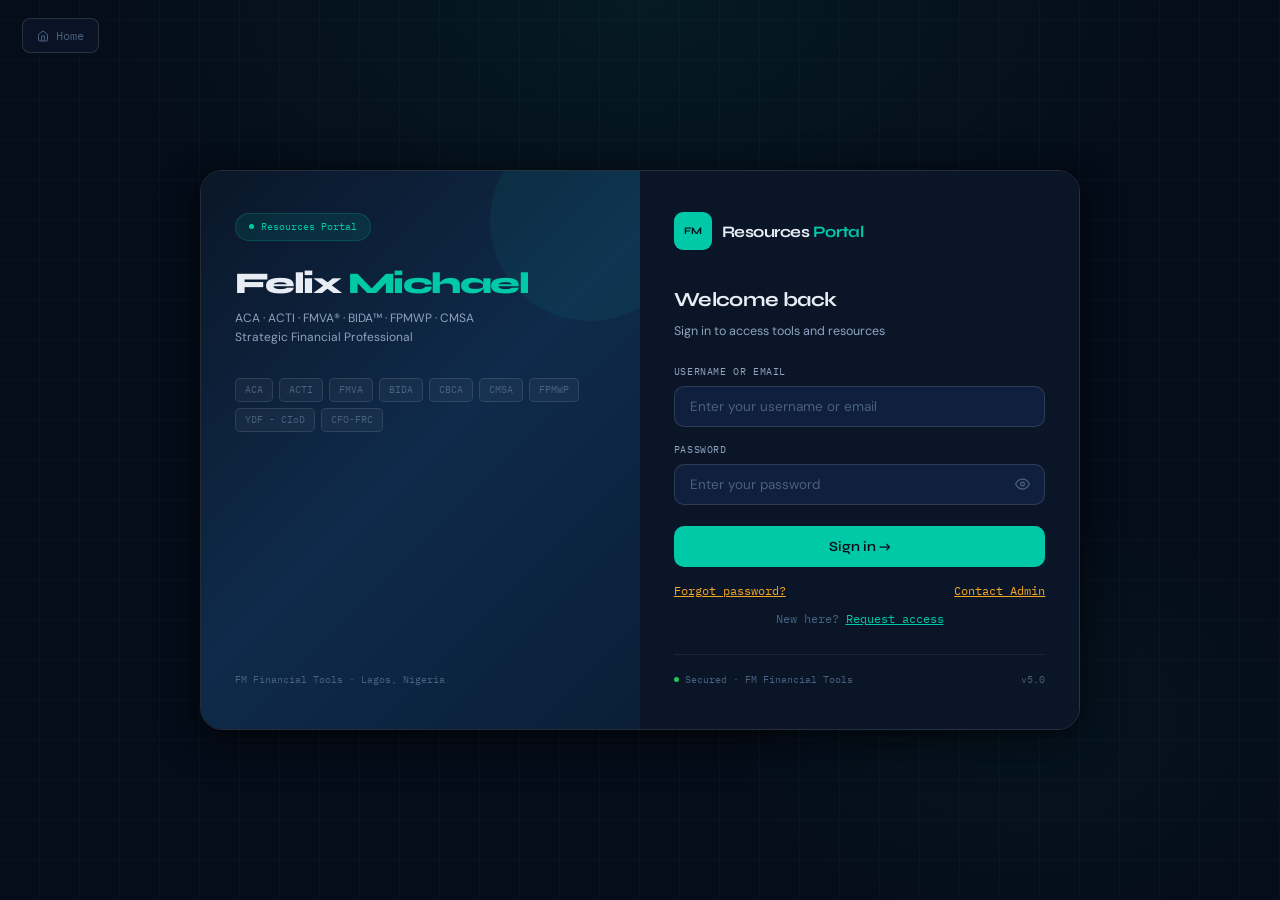
<file: cmf/index.html>
<!DOCTYPE html>
<html lang="en">
<head>
<meta charset="UTF-8">
<meta name="viewport" content="width=device-width,initial-scale=1.0">
<title>Capital Market & FX Console — FM Finance Suite</title>
<link rel="icon" type="image/svg+xml" href="data:image/svg+xml,<svg xmlns='http://www.w3.org/2000/svg' viewBox='0 0 32 32'><rect width='32' height='32' rx='7' fill='%2300c9a7'/><text x='50%25' y='50%25' dominant-baseline='central' text-anchor='middle' font-family='Arial' font-weight='700' font-size='11' fill='%230a1628'>FM</text></svg>">
<link rel="preconnect" href="https://fonts.googleapis.com">
<link href="https://fonts.googleapis.com/css2?family=IBM+Plex+Mono:wght@400;500&family=Syne:wght@600;700;800&family=DM+Sans:ital,wght@0,400;0,500;0,600;1,400&display=swap" rel="stylesheet">
<style>
/* ════════════════════════════════════════════════════════════════════════
   FM FINANCE SUITE — CAPITAL MARKET & FX CONSOLE
   Design System: ECL dark navy / teal — enhanced edition
   ════════════════════════════════════════════════════════════════════════ */

*,*::before,*::after{box-sizing:border-box;margin:0;padding:0}

:root{
  /* Core palette */
  --n:   #060e1e;
  --n2:  #0a1628;
  --n3:  #0f1f3d;
  --n4:  #162747;
  --n5:  #1c3057;

  /* Accent */
  --t:   #00c9a7;
  --t2:  #00a98e;
  --t3:  #00876f;
  --tg:  linear-gradient(135deg,#00c9a7,#0096ff);

  /* Semantic */
  --am:  #f5a623;
  --rd:  #e05252;
  --gr:  #22c55e;
  --bl:  #3b82f6;

  /* Text */
  --tx:  #e8edf5;
  --tx2: #8fa3bf;
  --tx3: #4a6080;
  --tx4: #2a3f5f;

  /* Surfaces */
  --b:   rgba(255,255,255,.06);
  --b2:  rgba(255,255,255,.11);
  --b3:  rgba(255,255,255,.18);
  --sf:  rgba(255,255,255,.03);
  --sf2: rgba(0,201,167,.05);

  /* Glow */
  --glow-t:  0 0 24px rgba(0,201,167,.18), 0 0 48px rgba(0,201,167,.08);
  --glow-b:  0 0 24px rgba(59,130,246,.15);

  /* Layout */
  --r:   8px;
  --r2:  12px;

  /* Fonts */
  --mo: 'IBM Plex Mono', monospace;
  --sa: 'DM Sans', sans-serif;
  --di: 'Syne', sans-serif;

  /* Shadow */
  --sh:  0 4px 24px rgba(0,0,0,.5), 0 1px 0 rgba(255,255,255,.04) inset;
  --sh2: 0 8px 40px rgba(0,0,0,.6);
}

html{font-size:15px;scroll-behavior:smooth}

body{
  font-family:var(--sa);
  background:var(--n);
  color:var(--tx);
  min-height:100vh;
  line-height:1.6;
  /* subtle grid texture */
  background-image:
    radial-gradient(ellipse 80% 50% at 50% -10%, rgba(0,201,167,.08) 0%, transparent 60%),
    linear-gradient(rgba(255,255,255,.025) 1px, transparent 1px),
    linear-gradient(90deg, rgba(255,255,255,.025) 1px, transparent 1px);
  background-size: auto, 64px 64px, 64px 64px;
  background-attachment: fixed;
}

button,input,select,textarea{font:inherit}
a{color:var(--t);text-decoration:none}
a:hover{text-decoration:underline;color:var(--t2)}

/* ── Scrollbar ──────────────────────────────────────────────────────── */
::-webkit-scrollbar{width:5px;height:5px}
::-webkit-scrollbar-track{background:var(--n2)}
::-webkit-scrollbar-thumb{background:var(--n5);border-radius:99px}
::-webkit-scrollbar-thumb:hover{background:var(--t3)}

/* ── Keyframes ──────────────────────────────────────────────────────── */
@keyframes fadeUp{from{opacity:0;transform:translateY(12px)}to{opacity:1;transform:none}}
@keyframes pulse-dot{0%,100%{opacity:.5}50%{opacity:1}}
@keyframes spin{to{transform:rotate(360deg)}}
@keyframes shimmer{from{background-position:-200% 0}to{background-position:200% 0}}

/* ════════════════════════════════════════════════════════════════════════
   NAV
   ════════════════════════════════════════════════════════════════════════ */
#topnav{
  background:rgba(10,22,40,.92);
  backdrop-filter:blur(18px) saturate(1.4);
  -webkit-backdrop-filter:blur(18px) saturate(1.4);
  border-bottom:1px solid var(--b2);
  padding:0 1.75rem;
  height:58px;
  display:flex;
  align-items:center;
  justify-content:space-between;
  position:sticky;top:0;z-index:200;
  box-shadow:0 1px 0 rgba(0,201,167,.06), 0 4px 24px rgba(0,0,0,.4);
}

.nav-logo{
  font-family:var(--di);font-weight:700;font-size:15.5px;
  letter-spacing:-.03em;color:var(--tx);
  display:flex;align-items:center;gap:10px;
  user-select:none;
}

.nav-lm{
  width:32px;height:32px;
  background:linear-gradient(135deg,#00c9a7,#0096ff);
  border-radius:8px;
  display:flex;align-items:center;justify-content:center;
  font-size:10px;color:#060e1e;font-weight:800;
  box-shadow:0 2px 12px rgba(0,201,167,.35);
  flex-shrink:0;
  letter-spacing:0;
}

.nav-separator{
  width:1px;height:20px;background:var(--b2);margin:0 4px;
}

.nav-right{display:flex;align-items:center;gap:6px}

.nav-btn{
  display:flex;align-items:center;gap:5px;
  background:transparent;border:1px solid var(--b2);
  border-radius:var(--r);padding:6px 12px;
  font-size:11.5px;font-family:var(--mo);
  color:var(--tx3);cursor:pointer;
  transition:all .2s;text-decoration:none;
  white-space:nowrap;
}
.nav-btn:hover{
  background:var(--sf);color:var(--tx);
  border-color:var(--b3);text-decoration:none;
}
.nav-btn.home-btn:hover{border-color:rgba(0,201,167,.4);color:var(--t)}
.nav-btn.sign-out:hover{border-color:rgba(224,82,82,.4);color:var(--rd)}

.user-chip{
  display:flex;align-items:center;gap:7px;
  background:rgba(0,201,167,.07);
  border:1px solid rgba(0,201,167,.2);
  border-radius:20px;padding:5px 12px;
  font-size:11.5px;color:var(--t);font-family:var(--mo);
}

.live-dot{
  width:7px;height:7px;border-radius:50%;
  background:var(--gr);
  box-shadow:0 0 6px rgba(34,197,94,.7);
  animation:pulse-dot 2s ease-in-out infinite;
  flex-shrink:0;
}

/* ════════════════════════════════════════════════════════════════════════
   PAGE HEADER
   ════════════════════════════════════════════════════════════════════════ */
.page-header{
  width:min(1520px,calc(100% - 2rem));
  margin:2rem auto 1.25rem;
  display:flex;align-items:flex-end;
  justify-content:space-between;gap:16px;flex-wrap:wrap;
  animation:fadeUp .5s ease both;
}

.page-title-group p.eyebrow{margin-bottom:6px}

.page-title{
  font-family:var(--di);
  font-size:clamp(1.7rem,3.8vw,3rem);
  line-height:1.04;letter-spacing:-.04em;margin:0;
  background:linear-gradient(120deg,#e8edf5 30%,#00c9a7 100%);
  -webkit-background-clip:text;-webkit-text-fill-color:transparent;
  background-clip:text;
}

.header-actions{display:flex;align-items:center;flex-wrap:wrap;gap:10px}

.as-of-badge{
  font-family:var(--mo);font-size:11px;color:var(--tx3);
  border:1px solid var(--b);border-radius:var(--r);
  padding:7px 13px;background:var(--sf);
  display:flex;align-items:center;gap:7px;
}

/* ════════════════════════════════════════════════════════════════════════
   LAYOUT WRAPPERS
   ════════════════════════════════════════════════════════════════════════ */
.main-wrap{
  width:min(1520px,calc(100% - 2rem));
  margin:0 auto 56px;
}

.grid{display:grid;gap:14px;margin-bottom:14px}
.grid-2{grid-template-columns:1fr 1fr}
.grid-main{grid-template-columns:minmax(0,1fr) minmax(0,1fr)}
.grid-sec{grid-template-columns:minmax(0,1fr) 330px}
.side-col{display:flex;flex-direction:column;gap:14px}

/* ════════════════════════════════════════════════════════════════════════
   SOURCE STRIP
   ════════════════════════════════════════════════════════════════════════ */
.source-strip{
  display:grid;
  grid-template-columns:repeat(4,1fr);
  gap:10px;margin-bottom:14px;
  animation:fadeUp .45s ease both;
}

.source-chip{
  display:flex;align-items:center;gap:11px;
  padding:13px 15px;
  border:1px solid var(--b2);border-radius:var(--r2);
  background:linear-gradient(135deg,var(--n3) 0%,var(--n2) 100%);
  transition:all .25s;cursor:default;
  position:relative;overflow:hidden;
}
.source-chip::before{
  content:'';position:absolute;inset:0;
  background:linear-gradient(135deg,rgba(0,201,167,.06),transparent 60%);
  opacity:0;transition:opacity .25s;
}
.source-chip:hover::before{opacity:1}
.source-chip:hover{border-color:rgba(0,201,167,.3);box-shadow:var(--glow-t)}

.source-chip img{
  width:24px;height:24px;border-radius:5px;
  object-fit:contain;background:#fff;padding:2px;
  flex-shrink:0;
}
.source-chip strong{display:block;font-size:12.5px;color:var(--tx);font-family:var(--di);line-height:1.2}
.source-chip span{display:block;font-size:10.5px;color:var(--tx3);font-family:var(--mo);line-height:1.3;margin-top:2px}

/* ════════════════════════════════════════════════════════════════════════
   METRICS BAND
   ════════════════════════════════════════════════════════════════════════ */
.metrics-band{
  display:grid;
  grid-template-columns:repeat(4,minmax(0,1fr));
  gap:10px;margin-bottom:14px;
}

.metric-card{
  padding:16px 18px;
  border:1px solid var(--b2);border-radius:var(--r2);
  background:linear-gradient(160deg,var(--n3) 0%,var(--n2) 100%);
  position:relative;overflow:hidden;
  transition:border-color .25s, box-shadow .25s;
}
.metric-card::after{
  content:'';position:absolute;
  top:0;left:0;right:0;height:2px;
  background:var(--tg);opacity:.5;
}
.metric-card:hover{border-color:rgba(0,201,167,.25);box-shadow:var(--glow-t)}

.metric-label{
  display:block;margin-bottom:8px;
  color:var(--tx3);font-size:10.5px;font-weight:700;
  text-transform:uppercase;font-family:var(--mo);letter-spacing:.07em;
}
.metric-value{
  font-family:var(--di);
  font-size:clamp(.95rem,1.6vw,1.35rem);
  letter-spacing:-.03em;color:var(--t);
  font-weight:700;
}

/* ════════════════════════════════════════════════════════════════════════
   PANELS
   ════════════════════════════════════════════════════════════════════════ */
.panel{
  border:1px solid var(--b2);border-radius:var(--r2);
  background:var(--n2);min-width:0;
  position:relative;overflow:hidden;
  animation:fadeUp .5s ease both;
}

/* Accent bar on left edge of panels */
.panel::before{
  content:'';position:absolute;
  top:24px;left:0;width:3px;height:36px;
  background:var(--tg);border-radius:0 3px 3px 0;
  opacity:.7;
}

.panel-heading{
  display:flex;align-items:center;justify-content:space-between;
  gap:14px;padding:18px 20px 0;margin-bottom:16px;
}
.panel-heading h2{
  font-family:var(--di);font-size:1.08rem;margin:0;
  font-weight:700;letter-spacing:-.02em;
}
.panel-section{padding:0 20px 18px}

/* Eyebrow */
.eyebrow{
  color:var(--t);font-size:.72rem;font-weight:800;
  letter-spacing:.09em;text-transform:uppercase;
  font-family:var(--mo);margin-bottom:5px;display:block;
}

/* ════════════════════════════════════════════════════════════════════════
   STATUS PILLS
   ════════════════════════════════════════════════════════════════════════ */
.status-pill{
  display:inline-flex;align-items:center;gap:5px;
  padding:4px 11px;border-radius:999px;
  font-size:10.5px;font-weight:700;font-family:var(--mo);
  border:1px solid var(--b2);background:var(--n4);color:var(--tx3);
  white-space:nowrap;transition:all .2s;
}
.status-pill::before{
  content:'';width:6px;height:6px;border-radius:50%;
  background:currentColor;opacity:.6;
  animation:pulse-dot 2.5s ease-in-out infinite;
}
.status-pill.ok{background:rgba(34,197,94,.12);color:var(--gr);border-color:rgba(34,197,94,.28)}
.status-pill.loading{background:rgba(245,166,35,.1);color:var(--am);border-color:rgba(245,166,35,.28)}
.status-pill.loading::before{animation:spin .8s linear infinite;border-radius:0;
  width:8px;height:8px;border:2px solid var(--am);border-top-color:transparent;background:none;}
.status-pill.error{background:rgba(224,82,82,.12);color:var(--rd);border-color:rgba(224,82,82,.28)}

/* ════════════════════════════════════════════════════════════════════════
   BUTTONS
   ════════════════════════════════════════════════════════════════════════ */
button{
  min-height:38px;border:0;border-radius:var(--r);
  padding:0 18px;
  background:linear-gradient(135deg,#00c9a7,#00a0d0);
  color:#060e1e;
  font-weight:700;cursor:pointer;
  transition:all .2s;
  display:inline-flex;align-items:center;gap:7px;
  letter-spacing:.01em;
  box-shadow:0 2px 12px rgba(0,201,167,.25);
}
button:hover{
  background:linear-gradient(135deg,#00dbb9,#0096ff);
  box-shadow:0 4px 20px rgba(0,201,167,.4);
  transform:translateY(-1px);
}
button:active{transform:translateY(0);box-shadow:0 1px 6px rgba(0,201,167,.2)}
button:disabled{cursor:not-allowed;opacity:.45;transform:none;box-shadow:none}

button.secondary{
  border:1px solid var(--b2);
  background:var(--n4);color:var(--tx2);
  box-shadow:none;
}
button.secondary:hover{
  border-color:rgba(0,201,167,.4);color:var(--t);
  background:var(--n4);box-shadow:var(--glow-t);
}

.full-btn{width:100%;justify-content:center;margin-top:6px;padding:0 18px;min-height:42px}

/* ════════════════════════════════════════════════════════════════════════
   INPUTS
   ════════════════════════════════════════════════════════════════════════ */
input[type="text"],
input[type="number"],
input[type="date"],
select{
  width:100%;min-height:38px;
  border:1px solid var(--b2);border-radius:var(--r);
  padding:8px 12px;color:var(--tx);
  background:var(--n4);
  font-family:var(--sa);font-size:13px;
  outline:none;transition:border-color .2s, box-shadow .2s;
}
input:focus,select:focus{
  border-color:var(--t);
  box-shadow:0 0 0 3px rgba(0,201,167,.12);
  background:var(--n5);
}
input::placeholder{color:var(--tx4)}
select option{background:var(--n3);color:var(--tx)}

/* date input calendar icon */
input[type="date"]::-webkit-calendar-picker-indicator{
  filter:invert(60%) sepia(1) saturate(2) hue-rotate(130deg);
  cursor:pointer;opacity:.6;
}

.field-group{
  display:grid;gap:6px;
  color:var(--tx3);font-size:11px;font-weight:700;
  font-family:var(--mo);text-transform:uppercase;letter-spacing:.05em;
}

/* ════════════════════════════════════════════════════════════════════════
   FX PANEL
   ════════════════════════════════════════════════════════════════════════ */
.fx-form{padding:0 20px 16px;display:flex;flex-direction:column;gap:10px}
.fx-row{display:grid;grid-template-columns:1fr 1fr;gap:10px}
.fx-ccy-row{grid-template-columns:1fr auto 1fr;align-items:end;gap:8px}

.swap-btn{
  width:40px;min-height:38px;padding:0;
  background:var(--n4);
  border:1px solid var(--b2);
  color:var(--tx2);font-size:20px;
  display:flex;align-items:center;justify-content:center;
  flex-shrink:0;box-shadow:none;
  border-radius:var(--r);
}
.swap-btn:hover{
  background:var(--n5);color:var(--t);
  border-color:rgba(0,201,167,.4);
  box-shadow:none;transform:none;
}

/* FX Result block */
.result-block{
  margin:0 20px 16px;
  border:1px solid var(--b2);border-radius:var(--r2);
  background:linear-gradient(160deg,var(--n4) 0%,var(--n3) 100%);
  padding:18px;min-height:90px;
  position:relative;overflow:hidden;
  transition:border-color .3s;
}
.result-block.has-data{
  border-color:rgba(0,201,167,.25);
  box-shadow:0 0 0 1px rgba(0,201,167,.06) inset;
}
.result-block::before{
  content:'';position:absolute;
  bottom:0;right:0;width:120px;height:120px;
  background:radial-gradient(circle,rgba(0,201,167,.07) 0%,transparent 70%);
  pointer-events:none;
}

.empty-state{
  text-align:center;color:var(--tx4);
  font-family:var(--mo);font-size:12px;
  padding:22px 10px;line-height:1.6;
}

.rate-label{
  font-family:var(--mo);font-size:11px;color:var(--tx3);
  margin-bottom:5px;display:block;text-transform:uppercase;letter-spacing:.05em;
}
.rate-main{
  font-family:var(--di);
  font-size:clamp(1.6rem,3vw,2.4rem);
  letter-spacing:-.04em;color:var(--t);line-height:1.1;
  font-weight:700;margin-bottom:12px;
}
.rate-meta{
  display:grid;grid-template-columns:repeat(3,1fr);
  gap:10px;
}
.rate-meta-item span{
  display:block;font-size:9.5px;color:var(--tx3);
  font-family:var(--mo);text-transform:uppercase;
  letter-spacing:.05em;margin-bottom:3px;
}
.rate-meta-item strong{
  font-family:var(--mo);font-size:12.5px;color:var(--tx2);
}
.provider-badge{
  display:inline-flex;margin-top:12px;
  padding:3px 9px;border-radius:999px;
  font-size:10px;font-weight:700;font-family:var(--mo);
  background:rgba(0,201,167,.1);color:var(--t);
  border:1px solid rgba(0,201,167,.25);
}

/* Quick pairs */
.quick-pairs{display:flex;flex-wrap:wrap;gap:7px}
.qp-btn{
  min-height:28px;padding:0 11px;
  background:var(--n4);border:1px solid var(--b2);
  color:var(--tx3);font-size:11.5px;font-family:var(--mo);
  font-weight:600;box-shadow:none;border-radius:6px;
}
.qp-btn:hover{
  background:var(--n5);border-color:rgba(0,201,167,.4);
  color:var(--t);box-shadow:none;transform:none;
}

/* ════════════════════════════════════════════════════════════════════════
   INLINE CONTROLS (forms with row of fields)
   ════════════════════════════════════════════════════════════════════════ */
.inline-controls{
  display:flex;align-items:flex-end;gap:10px;
  padding:0 20px 16px;flex-wrap:wrap;
}
.inline-controls .field-group{flex:1;min-width:120px}

/* ════════════════════════════════════════════════════════════════════════
   TREASURY YIELD CURVE
   ════════════════════════════════════════════════════════════════════════ */
.curve-wrap{
  margin:0 20px 4px;
  border:1px solid var(--b);border-radius:var(--r2);
  background:linear-gradient(180deg,rgba(0,201,167,.03) 0%,transparent 100%);
  overflow:hidden;min-height:190px;
  display:flex;align-items:center;justify-content:center;
}
.curve-wrap svg{width:100%;height:auto;display:block}

.treasury-metrics{
  display:grid;grid-template-columns:repeat(3,1fr);
  gap:8px;padding:14px 20px 20px;
}
.tmetric{
  padding:11px 12px;
  border:1px solid var(--b);border-radius:var(--r);
  background:var(--n4);text-align:center;
}
.tmetric span{
  display:block;font-size:9.5px;color:var(--tx3);
  font-family:var(--mo);text-transform:uppercase;
  letter-spacing:.05em;margin-bottom:5px;
}
.tmetric strong{
  font-family:var(--di);font-size:1.05rem;color:var(--t);
  font-weight:700;
}

/* ════════════════════════════════════════════════════════════════════════
   TABLE
   ════════════════════════════════════════════════════════════════════════ */
.table-wrap{overflow-x:auto;padding:0 20px 20px}
table{width:100%;min-width:480px;border-collapse:collapse;font-size:12px}

thead tr{
  background:linear-gradient(90deg,var(--n4),var(--n3));
  border-bottom:1px solid var(--b2);
}
th{
  padding:10px 12px;text-align:left;vertical-align:middle;
  color:var(--tx3);font-size:10px;text-transform:uppercase;
  font-family:var(--mo);letter-spacing:.06em;font-weight:700;
  white-space:nowrap;
}
td{
  padding:10px 12px;border-bottom:1px solid var(--b);
  text-align:left;vertical-align:middle;
}
tbody tr{transition:background .15s}
tbody tr:hover{background:rgba(0,201,167,.04)}
tbody tr:last-child td{border-bottom:0}

.form-badge{
  display:inline-flex;min-width:52px;justify-content:center;
  padding:3px 8px;border-radius:999px;
  color:var(--t);background:rgba(0,201,167,.1);
  font-weight:800;font-size:10.5px;font-family:var(--mo);
  border:1px solid rgba(0,201,167,.22);
}
td a{
  color:var(--t);font-family:var(--mo);font-size:11px;
  display:inline-flex;align-items:center;gap:3px;
}
td a:hover{color:var(--tx)}

/* ════════════════════════════════════════════════════════════════════════
   SOURCE LIST (sidebar)
   ════════════════════════════════════════════════════════════════════════ */
.source-list{display:grid;gap:8px;padding:0 18px 18px}
.source-item{
  display:grid;grid-template-columns:28px minmax(0,1fr);
  align-items:start;gap:10px;padding:11px;
  border:1px solid var(--b);border-radius:var(--r);
  background:var(--n3);
  transition:border-color .2s;
}
.source-item:hover{border-color:rgba(0,201,167,.25)}
.source-item img{
  width:24px;height:24px;border-radius:5px;
  object-fit:contain;background:#fff;padding:2px;margin-top:2px;
}
.source-item strong{display:block;font-size:12px;color:var(--tx);font-family:var(--di);line-height:1.3}
.source-item span{display:block;font-size:10.5px;color:var(--tx3);font-family:var(--mo);margin-top:2px;line-height:1.3}
.source-item a{font-size:10.5px;color:var(--t);font-family:var(--mo);margin-top:4px;display:inline-block}

/* ════════════════════════════════════════════════════════════════════════
   CRAWL LOG
   ════════════════════════════════════════════════════════════════════════ */
.crawl-log{
  margin:0 18px 18px;padding:13px;
  min-height:110px;max-height:190px;overflow-y:auto;
  border:1px solid rgba(0,201,167,.1);border-radius:var(--r);
  background:#030a17;color:#5d7fa8;
  font-family:var(--mo);font-size:11px;line-height:1.7;
  white-space:pre-wrap;overflow-wrap:anywhere;
}
.crawl-log::-webkit-scrollbar{width:3px}

/* ════════════════════════════════════════════════════════════════════════
   ERROR BOX
   ════════════════════════════════════════════════════════════════════════ */
.error-box{
  padding:13px;border:1px solid rgba(224,82,82,.25);
  border-radius:var(--r);background:rgba(224,82,82,.07);
  color:var(--rd);line-height:1.5;font-size:12.5px;font-family:var(--mo);
}

/* ════════════════════════════════════════════════════════════════════════
   DIVIDER
   ════════════════════════════════════════════════════════════════════════ */
.panel-divider{
  height:1px;background:var(--b);margin:0 20px 16px;
}

/* ════════════════════════════════════════════════════════════════════════
   TOAST
   ════════════════════════════════════════════════════════════════════════ */
#toast{
  position:fixed;right:18px;bottom:18px;
  max-width:min(380px,calc(100vw - 36px));
  transform:translateY(20px);
  border-radius:var(--r);padding:12px 16px;
  background:var(--n4);
  border:1px solid var(--b2);
  color:var(--tx);font-size:12.5px;font-family:var(--mo);
  opacity:0;pointer-events:none;
  transition:opacity .2s ease,transform .2s ease;
  z-index:500;
  box-shadow:var(--sh2);
}
#toast.show{transform:translateY(0);opacity:1}

/* ════════════════════════════════════════════════════════════════════════
   RESPONSIVE
   ════════════════════════════════════════════════════════════════════════ */
@media(max-width:1200px){
  .grid-main,.grid-sec{grid-template-columns:1fr}
  .source-strip{grid-template-columns:repeat(2,1fr)}
  .metrics-band{grid-template-columns:repeat(2,1fr)}
  .side-col{flex-direction:row}
  .side-col .panel{flex:1}
}
@media(max-width:820px){
  .source-strip{grid-template-columns:repeat(2,1fr)}
  .metrics-band{grid-template-columns:repeat(2,1fr)}
}
@media(max-width:640px){
  .page-header{align-items:flex-start;flex-direction:column}
  .source-strip{grid-template-columns:1fr}
  .metrics-band{grid-template-columns:1fr 1fr}
  .fx-row{grid-template-columns:1fr}
  .fx-ccy-row{grid-template-columns:1fr auto 1fr}
  .rate-meta{grid-template-columns:1fr 1fr}
  .side-col{flex-direction:column}
  #topnav{padding:0 1rem;flex-wrap:wrap;height:auto;gap:6px;padding-top:9px;padding-bottom:9px}
}
@media(max-width:480px){
  .nav-btn:not(.sign-out) span{display:none}
  .metrics-band{grid-template-columns:1fr}
  .treasury-metrics{grid-template-columns:1fr}
}
</style>
</head>
<body>

<!-- ════ NAV ════ -->
<nav id="topnav">
  <div class="nav-logo">
    <div class="nav-lm">FM</div>
    <span>Capital Market</span>
    <div class="nav-separator"></div>
    <span style="color:var(--t)">FX Console</span>
  </div>
  <div class="nav-right">
    <div class="user-chip" id="userChip">
      <svg width="11" height="11" viewBox="0 0 24 24" fill="none" stroke="currentColor" stroke-width="2"><path d="M20 21v-2a4 4 0 0 0-4-4H8a4 4 0 0 0-4 4v2"/><circle cx="12" cy="7" r="4"/></svg>
      <span id="FM-user-name">Loading...</span>
    </div>
    <a href="../portal/" class="nav-btn">
      <svg width="11" height="11" viewBox="0 0 24 24" fill="none" stroke="currentColor" stroke-width="2"><path d="m15 18-6-6 6-6"/></svg>
      <span>Portal</span>
    </a>
    <a href="../" class="nav-btn home-btn">
      <svg width="11" height="11" viewBox="0 0 24 24" fill="none" stroke="currentColor" stroke-width="2"><path d="m3 9 9-7 9 7v11a2 2 0 0 1-2 2H5a2 2 0 0 1-2-2z"/><polyline points="9 22 9 12 15 12 15 22"/></svg>
      <span>Home</span>
    </a>
    <button class="nav-btn sign-out" id="signOutBtn">
      <svg width="11" height="11" viewBox="0 0 24 24" fill="none" stroke="currentColor" stroke-width="2"><path d="M9 21H5a2 2 0 0 1-2-2V5a2 2 0 0 1 2-2h4"/><polyline points="16 17 21 12 16 7"/><line x1="21" y1="12" x2="9" y2="12"/></svg>
      <span>Sign out</span>
    </button>
  </div>
</nav>
<script>
'use strict';

// ── AUTH GUARD (FIXED) ─────────────────────────────────────
var _API='https://eis-recbackend.onrender.com/api';

(function(){
  var tok = sessionStorage.getItem('FM_token');

  if (!tok) {
    window.location.href='../portal/';
    return;
  }

  fetch(_API+'/auth/me',{
    headers:{
      'Authorization':'Bearer '+tok,
      'Content-Type':'application/json'
    }
  })
  .then(function(r){
    if(!r.ok){ throw new Error('Auth request failed'); }
    return r.json();
  })
  .then(function(d){
    if(d.success && d.user){

      // ✅ FIX: correct ID
      var userEl = document.getElementById('FM-user-name');
      if(userEl){ userEl.textContent = d.user.name; }

    } else {
      sessionStorage.removeItem('FM_token');
      window.location.href='../portal/';
    }
  })
  .catch(function(err){
    console.error('Auth error:', err);

    // ✅ SAFE fallback (do NOT auto logout on JS errors)
    var userEl = document.getElementById('FM-user-name');
    if(userEl){ userEl.textContent = 'User'; }
  });

})();

// ✅ FIX: correct logout button ID
var signOutBtn = document.getElementById('signOutBtn');
if(signOutBtn){
  signOutBtn.addEventListener('click',function(){
    if(!confirm('Sign out?')) return;
    sessionStorage.removeItem('FM_token');
    window.location.href='../portal/';
  });
}
</script>
<!-- ════ PAGE HEADER ════ -->
<div class="page-header">
  <div class="page-title-group">
    <span class="eyebrow" style="display:flex;align-items:center;gap:8px">
  <span class="live-dot" title="Live data feed active"></span>
  Live capital market Feed — ECB · CBN · U.S. Treasury · SEC EDGAR
</span>
    <h1 class="page-title">Capital Market &amp; FX Console</h1>
  </div>
  <div class="header-actions">
    <div class="as-of-badge">
      <svg width="11" height="11" viewBox="0 0 24 24" fill="none" stroke="currentColor" stroke-width="2"><circle cx="12" cy="12" r="10"/><polyline points="12 6 12 12 16 14"/></svg>
      <span id="asOfText">Official-source crawl</span>
    </div>
    <button id="refreshAll" class="secondary" type="button">
      <svg width="13" height="13" viewBox="0 0 24 24" fill="none" stroke="currentColor" stroke-width="2.5"><path d="M21 2v6h-6"/><path d="M21 13a9 9 0 1 1-3-7.7L21 8"/></svg>
      Refresh crawl
    </button>
  </div>
</div>

<!-- ════ MAIN WRAP ════ -->
<div class="main-wrap">

  <!-- Source strip -->
  <section class="source-strip" id="sourceStrip" aria-label="Official data sources"></section>

  <!-- Metrics band -->
  <div class="metrics-band">
    <div class="metric-card">
      <span class="metric-label">ECB Rate Date</span>
      <div class="metric-value" id="mEcbDate">—</div>
    </div>
    <div class="metric-card">
      <span class="metric-label">CBN Rate Date</span>
      <div class="metric-value" id="mCbnDate">—</div>
    </div>
    <div class="metric-card">
      <span class="metric-label">Treasury Date</span>
      <div class="metric-value" id="mTreasuryDate">—</div>
    </div>
    <div class="metric-card">
      <span class="metric-label">Sources Active</span>
      <div class="metric-value" id="mSources" style="color:var(--gr)">4</div>
    </div>
  </div>

  <!-- ── MAIN GRID: FX + Treasury ── -->
  <div class="grid grid-main">

    <!-- FX Panel -->
    <article class="panel fx-panel">
      <div class="panel-heading">
        <div>
          <span class="eyebrow">Foreign Exchange</span>
          <h2>Exchange Rate Lookup</h2>
        </div>
        <span class="status-pill" id="fxStatus">Ready</span>
      </div>

      <form id="fxForm" class="fx-form">
        <div class="fx-row">
          <label class="field-group">
            <span>Date</span>
            <input id="fxDate" name="date" type="date" />
          </label>
          <label class="field-group">
            <span>Amount</span>
            <input id="fxAmount" name="amount" type="number" min="0.01" step="0.01" value="1" />
          </label>
        </div>
        <div class="fx-ccy-row">
          <label class="field-group">
            <span>From currency</span>
            <select id="fxBase" name="base"></select>
          </label>
          <button class="swap-btn" id="swapCurrencies" type="button" title="Swap currencies">⇄</button>
          <label class="field-group">
            <span>To currency</span>
            <select id="fxQuote" name="quote"></select>
          </label>
        </div>
        <button type="submit" class="full-btn">
          <svg width="14" height="14" viewBox="0 0 24 24" fill="none" stroke="currentColor" stroke-width="2.5"><line x1="12" y1="1" x2="12" y2="23"/><path d="M17 5H9.5a3.5 3.5 0 0 0 0 7h5a3.5 3.5 0 0 1 0 7H6"/></svg>
          Check Rate
        </button>
      </form>

      <div class="result-block" id="fxResult">
        <p class="empty-state">
          <svg width="28" height="28" viewBox="0 0 24 24" fill="none" stroke="currentColor" stroke-width="1.5" style="display:block;margin:0 auto 10px;opacity:.3"><line x1="12" y1="1" x2="12" y2="23"/><path d="M17 5H9.5a3.5 3.5 0 0 0 0 7h5a3.5 3.5 0 0 1 0 7H6"/></svg>
          Select currencies and date, then click Check Rate.
        </p>
      </div>

      <div class="panel-section">
        <span class="eyebrow" style="margin-bottom:10px">Quick pairs</span>
        <div class="quick-pairs" id="quickPairs">
          <button class="qp-btn" data-base="USD" data-quote="NGN">USD/NGN</button>
          <button class="qp-btn" data-base="GBP" data-quote="NGN">GBP/NGN</button>
          <button class="qp-btn" data-base="EUR" data-quote="NGN">EUR/NGN</button>
          <button class="qp-btn" data-base="EUR" data-quote="USD">EUR/USD</button>
          <button class="qp-btn" data-base="GBP" data-quote="USD">GBP/USD</button>
          <button class="qp-btn" data-base="USD" data-quote="JPY">USD/JPY</button>
          <button class="qp-btn" data-base="USD" data-quote="CHF">USD/CHF</button>
          <button class="qp-btn" data-base="USD" data-quote="CNY">USD/CNY</button>
        </div>
      </div>
    </article>

    <!-- Treasury Panel -->
    <article class="panel treasury-panel">
      <div class="panel-heading">
        <div>
          <span class="eyebrow">Interest Rates</span>
          <h2>U.S. Treasury Yield Curve</h2>
        </div>
        <span class="status-pill" id="treasuryStatus">Ready</span>
      </div>

      <form class="inline-controls" id="treasuryForm">
        <label class="field-group">
          <span>Date</span>
          <input id="treasuryDate" name="date" type="date" />
        </label>
        <button type="submit">
          <svg width="13" height="13" viewBox="0 0 24 24" fill="none" stroke="currentColor" stroke-width="2.5"><polyline points="22 12 18 12 15 21 9 3 6 12 2 12"/></svg>
          Load Curve
        </button>
      </form>

      <div class="curve-wrap" id="yieldChart">
        <p class="empty-state">Select a date to load the yield curve.</p>
      </div>

      <div class="treasury-metrics" id="treasuryMetrics"></div>
    </article>
  </div><!-- /main grid -->

  <!-- ── SECONDARY GRID: SEC + sidebar ── -->
  <div class="grid grid-sec">

    <!-- SEC EDGAR -->
    <article class="panel filings-panel">
      <div class="panel-heading">
        <div>
          <span class="eyebrow">SEC EDGAR</span>
          <h2>Company Filings</h2>
        </div>
        <span class="status-pill" id="secStatus">Ready</span>
      </div>

      <form class="inline-controls" id="secForm">
        <label class="field-group">
          <span>Ticker symbol</span>
          <input id="tickerInput" name="ticker" type="text"
            placeholder="e.g. AAPL, MSFT, NVDA"
            style="text-transform:uppercase" maxlength="10" />
        </label>
        <label class="field-group">
          <span>Form type (optional)</span>
          <input id="formFilter" name="form" type="text"
            placeholder="e.g. 10-K, 8-K, 20-F" maxlength="10" />
        </label>
        <button type="submit">
          <svg width="13" height="13" viewBox="0 0 24 24" fill="none" stroke="currentColor" stroke-width="2.5"><circle cx="11" cy="11" r="8"/><line x1="21" y1="21" x2="16.65" y2="16.65"/></svg>
          Search
        </button>
      </form>

      <div class="table-wrap">
        <table>
          <thead>
            <tr>
              <th>Form</th>
              <th>Filed</th>
              <th>Document</th>
              <th>Link</th>
            </tr>
          </thead>
          <tbody id="filingsBody">
            <tr><td colspan="4" class="empty-state">Enter a ticker symbol and click Search.</td></tr>
          </tbody>
        </table>
      </div>
    </article>

    <!-- Sidebar -->
    <div class="side-col">

      <!-- Crawl log -->
      <article class="panel">
        <div class="panel-heading">
          <div>
            <span class="eyebrow">Activity</span>
            <h2>Crawl Log</h2>
          </div>
          <span class="status-pill" id="crawlStatus">Idle</span>
        </div>
        <pre class="crawl-log" id="crawlLog">Waiting for activity…</pre>
      </article>

      <!-- Official sources -->
      <article class="panel">
        <div class="panel-heading">
          <div>
            <span class="eyebrow">Data integrity</span>
            <h2>Official Sources</h2>
          </div>
        </div>
        <div class="source-list" id="sourceList"></div>
      </article>

    </div><!-- /side-col -->
  </div><!-- /sec grid -->

</div><!-- /main-wrap -->

<div id="toast"></div>

<script>
"use strict";

/* ══════════════════════════════════════════════════════════════
   BACKEND URL — update this after deploying server.js to Render
   Example: "https://capital-market-fx-console.onrender.com"
   Leave trailing slash OFF.
   ══════════════════════════════════════════════════════════════ */
const API_BASE = "https://eis-recbackend.onrender.com";

const state = { sources: [], currencies: [] };

const els = {
  asOfText:        document.querySelector("#asOfText"),
  refreshAll:      document.querySelector("#refreshAll"),
  sourceStrip:     document.querySelector("#sourceStrip"),
  sourceList:      document.querySelector("#sourceList"),
  crawlLog:        document.querySelector("#crawlLog"),
  crawlStatus:     document.querySelector("#crawlStatus"),
  fxForm:          document.querySelector("#fxForm"),
  fxDate:          document.querySelector("#fxDate"),
  fxAmount:        document.querySelector("#fxAmount"),
  fxBase:          document.querySelector("#fxBase"),
  fxQuote:         document.querySelector("#fxQuote"),
  fxResult:        document.querySelector("#fxResult"),
  fxStatus:        document.querySelector("#fxStatus"),
  swapCurrencies:  document.querySelector("#swapCurrencies"),
  quickPairs:      document.querySelector("#quickPairs"),
  treasuryForm:    document.querySelector("#treasuryForm"),
  treasuryDate:    document.querySelector("#treasuryDate"),
  treasuryStatus:  document.querySelector("#treasuryStatus"),
  yieldChart:      document.querySelector("#yieldChart"),
  treasuryMetrics: document.querySelector("#treasuryMetrics"),
  secForm:         document.querySelector("#secForm"),
  tickerInput:     document.querySelector("#tickerInput"),
  formFilter:      document.querySelector("#formFilter"),
  secStatus:       document.querySelector("#secStatus"),
  filingsBody:     document.querySelector("#filingsBody"),
  mEcbDate:        document.querySelector("#mEcbDate"),
  mCbnDate:        document.querySelector("#mCbnDate"),
  mTreasuryDate:   document.querySelector("#mTreasuryDate"),
  mSources:        document.querySelector("#mSources"),
  signOutBtn:      document.querySelector("#signOutBtn"),
  toast:           document.querySelector("#toast"),
};

/* ── Utils ── */
function todayIso() {
  const now = new Date();
  return new Date(now.getTime() - now.getTimezoneOffset() * 60000).toISOString().slice(0, 10);
}

function fmt(value, digits = 4) {
  if (!Number.isFinite(Number(value))) return "N/A";
  return new Intl.NumberFormat(undefined, {
    maximumFractionDigits: digits,
    minimumFractionDigits: Math.min(2, digits)
  }).format(Number(value));
}

function setStatus(el, text, mode = "") {
  el.textContent = text;
  el.className = `status-pill ${mode}`.trim();
}

function log(msg) {
  const t = new Date().toLocaleTimeString([], { hour: "2-digit", minute: "2-digit", second: "2-digit" });
  els.crawlLog.textContent = (`[${t}] ${msg}\n` + els.crawlLog.textContent).slice(0, 2400);
  setStatus(els.crawlStatus, "Active", "ok");
}

function toast(msg, isError = false) {
  els.toast.textContent = msg;
  els.toast.style.borderColor = isError ? "rgba(224,82,82,.4)" : "";
  els.toast.style.color = isError ? "var(--rd)" : "";
  els.toast.classList.add("show");
  clearTimeout(toast._t);
  toast._t = setTimeout(() => els.toast.classList.remove("show"), 3800);
}

async function api(path, params = {}) {
  const url = new URL(API_BASE + path);
  for (const [k, v] of Object.entries(params)) {
    if (v !== undefined && v !== null && v !== "") url.searchParams.set(k, v);
  }
  const res = await fetch(url);
  const data = await res.json();
  if (!res.ok || data.ok === false) throw new Error(data.error || `HTTP ${res.status}`);
  return data;
}

function escHtml(v) {
  return String(v ?? "")
    .replace(/&/g,"&amp;").replace(/</g,"&lt;").replace(/>/g,"&gt;")
    .replace(/"/g,"&quot;").replace(/'/g,"&#039;");
}

/* ── Sources ── */
async function loadSources() {
  try {
    const { sources } = await api("/api/fx/sources");
    state.sources = sources;
    renderSources();
  } catch (e) { log(`Sources error: ${e.message}`); }
}

function renderSources() {
  els.sourceStrip.innerHTML = state.sources.map(s => `
    <div class="source-chip">
      <img src="${s.asset}" alt="" loading="lazy" onerror="this.style.display='none'"/>
      <div>
        <strong>${s.shortName}</strong>
        <span>${s.coverage}</span>
      </div>
    </div>`).join("");

  els.sourceList.innerHTML = state.sources.map(s => `
    <div class="source-item">
      <img src="${s.asset}" alt="" loading="lazy" onerror="this.style.display='none'"/>
      <div>
        <strong>${s.name}</strong>
        <span>${s.cadence}</span>
        <a href="${s.officialUrl}" target="_blank" rel="noopener">Official source ↗</a>
      </div>
    </div>`).join("");
}

/* ── Currencies ── */
async function loadCurrencies() {
  try {
    const { currencies } = await api("/api/fx/currencies");
    state.currencies = currencies;
    const opts = currencies.map(c => `<option value="${c.code}">${c.code} — ${c.name}</option>`).join("");
    els.fxBase.innerHTML = opts;
    els.fxQuote.innerHTML = opts;
    els.fxBase.value = "USD";
    els.fxQuote.value = "NGN";
  } catch (e) { log(`Currency load error: ${e.message}`); }
}

/* ── FX ── */
els.fxForm.addEventListener("submit", async e => {
  e.preventDefault();
  await doFxLookup(els.fxDate.value, els.fxBase.value, els.fxQuote.value, els.fxAmount.value);
});

els.swapCurrencies.addEventListener("click", () => {
  [els.fxBase.value, els.fxQuote.value] = [els.fxQuote.value, els.fxBase.value];
});

els.quickPairs.addEventListener("click", e => {
  const btn = e.target.closest(".qp-btn");
  if (!btn) return;
  els.fxBase.value = btn.dataset.base;
  els.fxQuote.value = btn.dataset.quote;
  els.fxAmount.value = "1";
  doFxLookup(els.fxDate.value, btn.dataset.base, btn.dataset.quote, "1");
});

async function doFxLookup(date, base, quote, amount) {
  if (!base || !quote) { toast("Select both currencies", true); return; }
  setStatus(els.fxStatus, "Loading…", "loading");
  log(`FX lookup: ${amount} ${base}/${quote} @ ${date || "today"}`);
  try {
    const d = await api("/api/fx/rate", { date, base, quote, amount });
    renderFxResult(d);
    setStatus(els.fxStatus, "OK", "ok");
    if (d.provider === "ECB") els.mEcbDate.textContent = d.effectiveDate;
    if (d.provider === "CBN") els.mCbnDate.textContent = d.effectiveDate;
    log(`Result: 1 ${base} = ${fmt(d.rate)} ${quote} — ${d.provider}, eff. ${d.effectiveDate}`);
  } catch (err) {
    setStatus(els.fxStatus, "Error", "error");
    els.fxResult.innerHTML = `<div class="error-box">⚠ ${escHtml(err.message)}</div>`;
    els.fxResult.classList.remove("has-data");
    log(`FX error: ${err.message}`);
    toast(err.message, true);
  }
}

function renderFxResult(d) {
  els.fxResult.classList.add("has-data");
  els.fxResult.innerHTML = `
    <span class="rate-label">${escHtml(String(d.amount))} ${d.base} =</span>
    <div class="rate-main">${fmt(d.converted, 4)} <span style="color:var(--tx2);font-size:.55em">${d.quote}</span></div>
    <div class="rate-meta">
      <div class="rate-meta-item">
        <span>Exchange rate</span>
        <strong>1 ${d.base} = ${fmt(d.rate, 6)} ${d.quote}</strong>
      </div>
      <div class="rate-meta-item">
        <span>Inverse rate</span>
        <strong>1 ${d.quote} = ${fmt(1 / d.rate, 6)} ${d.base}</strong>
      </div>
      <div class="rate-meta-item">
        <span>Effective date</span>
        <strong>${d.effectiveDate}</strong>
      </div>
    </div>
    <span class="provider-badge">
      <svg width="9" height="9" viewBox="0 0 24 24" fill="none" stroke="currentColor" stroke-width="2.5" style="margin-right:3px"><polyline points="20 6 9 17 4 12"/></svg>
      ${d.provider} official rate
    </span>`;
}

/* ── Treasury ── */
els.treasuryForm.addEventListener("submit", async e => {
  e.preventDefault();
  await doTreasury(els.treasuryDate.value);
});

async function doTreasury(date) {
  setStatus(els.treasuryStatus, "Loading…", "loading");
  log(`Treasury yield curve @ ${date || "today"}`);
  try {
    const d = await api("/api/fx/treasury", { date });
    renderYieldCurve(d.curve);
    renderTreasuryMetrics(d.curve);
    setStatus(els.treasuryStatus, "OK", "ok");
    els.mTreasuryDate.textContent = d.effectiveDate;
    els.asOfText.textContent = `Latest crawl — ${d.effectiveDate}`;
    log(`Treasury: ${d.curve.length} tenors loaded, eff. ${d.effectiveDate}`);
  } catch (err) {
    setStatus(els.treasuryStatus, "Error", "error");
    els.yieldChart.innerHTML = `<div class="error-box" style="margin:16px">⚠ ${escHtml(err.message)}</div>`;
    log(`Treasury error: ${err.message}`);
  }
}

function renderYieldCurve(curve) {
  if (!curve || !curve.length) {
    els.yieldChart.innerHTML = `<p class="empty-state">No yield data returned.</p>`;
    return;
  }
  const W = 520, H = 200;
  const pad = { t: 22, r: 18, b: 38, l: 46 };
  const iW = W - pad.l - pad.r;
  const iH = H - pad.t - pad.b;
  const ys = curve.map(c => c.yield);
  const minY = Math.min(...ys) - 0.25;
  const maxY = Math.max(...ys) + 0.25;
  const xS = i => pad.l + (i / (curve.length - 1)) * iW;
  const yS = v => pad.t + iH - ((v - minY) / (maxY - minY)) * iH;
  const pathD = curve.map((c, i) => `${i ? "L" : "M"}${xS(i).toFixed(1)},${yS(c.yield).toFixed(1)}`).join(" ");
  const areaD = `${pathD} L${xS(curve.length-1).toFixed(1)},${(pad.t+iH).toFixed(1)} L${xS(0).toFixed(1)},${(pad.t+iH).toFixed(1)}Z`;
  const gridLines = [0,.25,.5,.75,1].map(f => {
    const v = minY + (maxY - minY) * f;
    const y = yS(v).toFixed(1);
    return `<line x1="${pad.l}" y1="${y}" x2="${pad.l+iW}" y2="${y}" stroke="rgba(255,255,255,.05)" stroke-width="1"/>`
         + `<text x="${pad.l-7}" y="${y}" text-anchor="end" dominant-baseline="middle" fill="#4a6080" font-size="9" font-family="IBM Plex Mono,monospace">${v.toFixed(1)}%</text>`;
  }).join("");
  const xLabels = curve.filter((_,i) => i===0 || i===curve.length-1 || i%2===0)
    .map(c => {
      const i = curve.indexOf(c);
      return `<text x="${xS(i).toFixed(1)}" y="${(pad.t+iH+14).toFixed(1)}" text-anchor="middle" fill="#4a6080" font-size="9" font-family="IBM Plex Mono,monospace">${c.tenor}</text>`;
    }).join("");
  const dots = curve.map((c,i) =>
    `<circle cx="${xS(i).toFixed(1)}" cy="${yS(c.yield).toFixed(1)}" r="3.5" fill="#00c9a7" opacity=".9"/>`
    +`<circle cx="${xS(i).toFixed(1)}" cy="${yS(c.yield).toFixed(1)}" r="6" fill="#00c9a7" opacity=".12"/>`
  ).join("");
  els.yieldChart.innerHTML = `<svg viewBox="0 0 ${W} ${H}" xmlns="http://www.w3.org/2000/svg">
    <defs>
      <linearGradient id="cg" x1="0" y1="0" x2="0" y2="1">
        <stop offset="0%" stop-color="#00c9a7" stop-opacity=".3"/>
        <stop offset="100%" stop-color="#00c9a7" stop-opacity="0"/>
      </linearGradient>
      <filter id="glow"><feGaussianBlur stdDeviation="2" result="blur"/>
        <feComposite in="SourceGraphic" in2="blur" operator="over"/></filter>
    </defs>
    ${gridLines}
    <path d="${areaD}" fill="url(#cg)"/>
    <path d="${pathD}" fill="none" stroke="#00c9a7" stroke-width="2.5" stroke-linejoin="round" stroke-linecap="round" filter="url(#glow)"/>
    ${dots}
    ${xLabels}
  </svg>`;
}

function renderTreasuryMetrics(curve) {
  if (!curve || curve.length < 2) { els.treasuryMetrics.innerHTML = ""; return; }
  const get = t => curve.find(c => c.tenor === t)?.yield;
  const y2 = get("2Y"), y10 = get("10Y"), y3m = get("3M");
  const spread = (y2 != null && y10 != null) ? (y10 - y2).toFixed(2) : null;
  const sc = spread !== null ? (parseFloat(spread) < 0 ? "var(--rd)" : "var(--gr)") : "var(--t)";
  els.treasuryMetrics.innerHTML = `
    <div class="tmetric"><span>3-Month</span><strong>${y3m != null ? y3m.toFixed(2)+"%" : "—"}</strong></div>
    <div class="tmetric"><span>10-Year</span><strong>${y10 != null ? y10.toFixed(2)+"%" : "—"}</strong></div>
    <div class="tmetric"><span>2s10s Spread</span><strong style="color:${sc}">${spread !== null ? spread+"%" : "—"}</strong></div>`;
}

/* ── SEC ── */
els.secForm.addEventListener("submit", async e => {
  e.preventDefault();
  const ticker = els.tickerInput.value.trim().toUpperCase();
  if (!ticker) { toast("Enter a ticker symbol", true); return; }
  await doSecSearch(ticker, els.formFilter.value.trim());
});

async function doSecSearch(ticker, formFilter) {
  setStatus(els.secStatus, "Loading…", "loading");
  log(`SEC EDGAR: ${ticker}${formFilter ? ` (${formFilter})` : ""}`);
  try {
    const d = await api("/api/fx/filings", { ticker, form: formFilter });
    if (!d.filings.length) {
      els.filingsBody.innerHTML = `<tr><td colspan="4" class="empty-state">No filings found for ${escHtml(d.ticker)}.</td></tr>`;
    } else {
      els.filingsBody.innerHTML = d.filings.map(f => `
        <tr>
          <td><span class="form-badge">${escHtml(f.form)}</span></td>
          <td style="font-family:var(--mo);font-size:11px;color:var(--tx2);white-space:nowrap">${escHtml(f.date)}</td>
          <td style="font-size:11px;color:var(--tx3);max-width:200px;word-break:break-word">${escHtml(f.document || "")}</td>
          <td><a href="${f.url}" target="_blank" rel="noopener">View ↗</a></td>
        </tr>`).join("");
    }
    setStatus(els.secStatus, `${d.filings.length} filing${d.filings.length !== 1 ? "s" : ""}`, "ok");
    log(`SEC EDGAR: ${d.name} (CIK ${d.cik}) — ${d.filings.length} filings`);
  } catch (err) {
    setStatus(els.secStatus, "Error", "error");
    els.filingsBody.innerHTML = `<tr><td colspan="4" class="empty-state" style="color:var(--rd)">⚠ ${escHtml(err.message)}</td></tr>`;
    log(`SEC error: ${err.message}`);
  }
}

/* ── Refresh All ── */
els.refreshAll.addEventListener("click", async () => {
  els.refreshAll.disabled = true;
  log("Manual refresh triggered");
  setStatus(els.crawlStatus, "Refreshing…", "loading");
  await Promise.allSettled([
    doFxLookup(els.fxDate.value, els.fxBase.value, els.fxQuote.value, els.fxAmount.value),
    doTreasury(els.treasuryDate.value)
  ]);
  toast("Crawl refreshed successfully");
  setStatus(els.crawlStatus, "Done", "ok");
  els.refreshAll.disabled = false;
});

/* ── Sign out ── */
els.signOutBtn.addEventListener("click", () => {
  if (confirm("Sign out of FM Finance Suite?")) window.location.href = "../";
});

/* ── Init ── */
(async function init() {
  const today = todayIso();
  els.fxDate.value = today;
  els.treasuryDate.value = today;
  await loadSources();
  await loadCurrencies();
  await Promise.allSettled([
    doFxLookup(today, "USD", "NGN", "1"),
    doTreasury(today)
  ]);
  log("Console ready. Sources: ECB · CBN · U.S. Treasury · SEC EDGAR");
  els.asOfText.textContent = `Console loaded — ${today}`;
})();
</script>
</body>
</html>
</file>
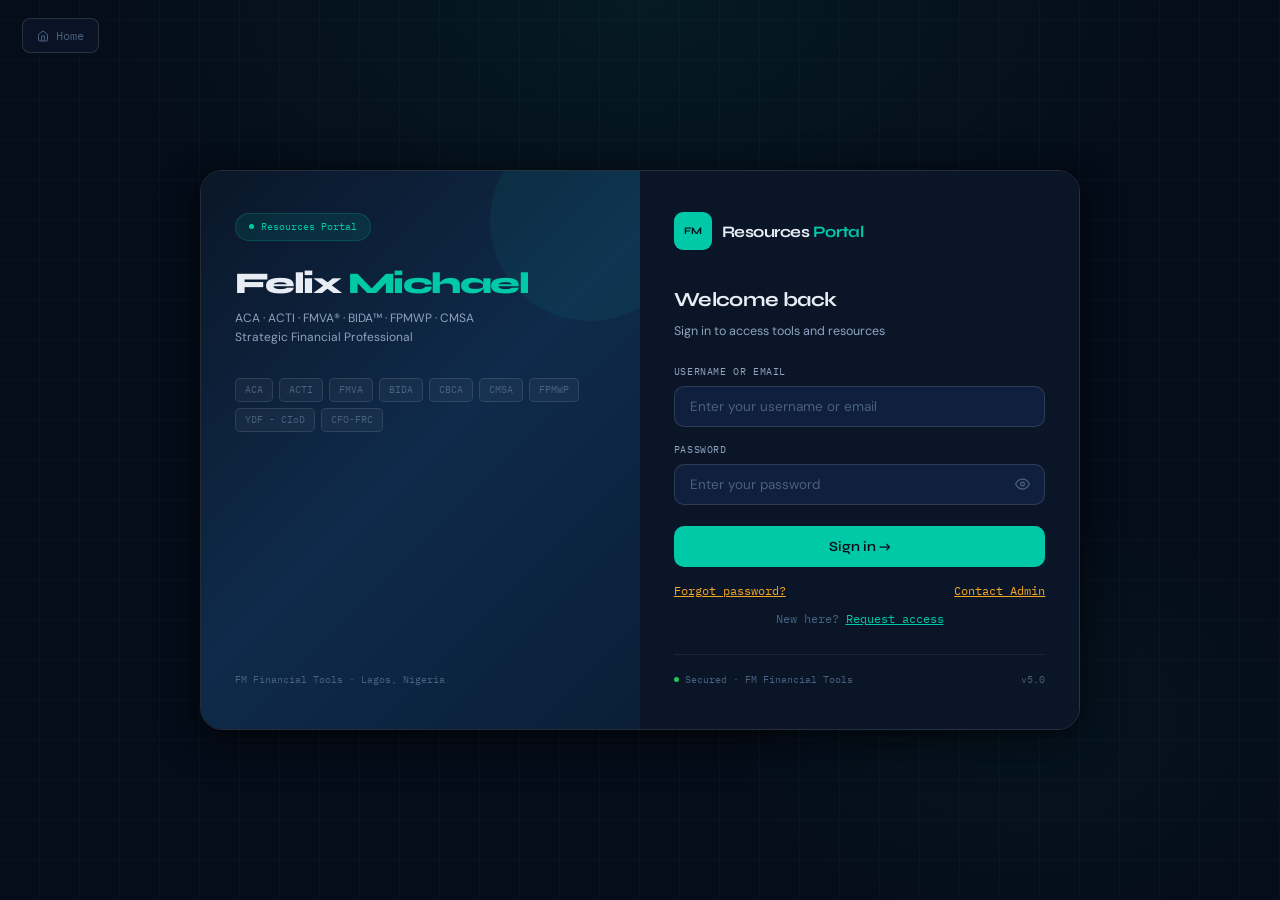
<file: job/index.html>
<!DOCTYPE html>
<html lang="en">
<head>
<meta charset="UTF-8"/>
<meta name="viewport" content="width=device-width, initial-scale=1.0"/>
<title>FM 360 — Live Job Intelligence | FM Job Portal</title>
<link rel="icon" type="image/svg+xml" href="data:image/svg+xml,<svg xmlns='http://www.w3.org/2000/svg' viewBox='0 0 32 32'><rect width='32' height='32' rx='7' fill='%2300c9a7'/><text x='50%25' y='50%25' dominant-baseline='central' text-anchor='middle' font-family='Arial' font-weight='700' font-size='11' fill='%230a1628'>FM</text></svg>">
<link rel="preconnect" href="https://fonts.googleapis.com"/>
<link href="https://fonts.googleapis.com/css2?family=Cormorant+Garamond:wght@400;600;700&family=Syne:wght@400;600;700;800&family=Figtree:wght@300;400;500;600&family=IBM+Plex+Mono:wght@400;500&display=swap" rel="stylesheet"/>
<style>
:root {
  --bg:#0a1628; --bg2:#0f1f3d; --bg3:#162747;
  --border:rgba(255,255,255,0.07); --border-hi:rgba(0,201,167,0.35);
  --accent:#00c9a7; --accent2:#00a98e;
  --gold:#f5a623; --text:#e8edf5;
  --dim:rgba(232,237,245,0.55); --faint:rgba(232,237,245,0.28);
  --red:#e05252; --blue:#63b3ed; --purple:#b794f4;
  --r:6px;
  --mo:'IBM Plex Mono',monospace;
  --di:'Syne',sans-serif;
  --sa:'Figtree',sans-serif;
}
*,*::before,*::after{box-sizing:border-box;margin:0;padding:0}
html{scroll-behavior:smooth}
body{background:var(--bg);color:var(--text);font-family:var(--sa);font-size:14px;line-height:1.6;min-height:100vh;overflow-x:hidden}
a{color:inherit;text-decoration:none}
button{font-family:inherit;cursor:pointer}
input,select{font-family:inherit}

/* grain overlay */
body::before{content:'';position:fixed;inset:0;background-image:url("data:image/svg+xml,%3Csvg viewBox='0 0 256 256' xmlns='http://www.w3.org/2000/svg'%3E%3Cfilter id='n'%3E%3CfeTurbulence type='fractalNoise' baseFrequency='0.9' numOctaves='4' stitchTiles='stitch'/%3E%3C/filter%3E%3Crect width='100%25' height='100%25' filter='url(%23n)' opacity='0.04'/%3E%3C/svg%3E");pointer-events:none;z-index:0;opacity:.4}
/* radial glow */
body::after{content:'';position:fixed;inset:0;background:radial-gradient(ellipse 80% 50% at 50% -10%,rgba(0,201,167,.06) 0%,transparent 65%);pointer-events:none;z-index:0}
.shell{position:relative;z-index:1}

/* FM NAV */
#FM-nav{display:flex;align-items:center;justify-content:space-between;padding:0 40px;height:48px;background:rgba(10,22,40,.97);border-bottom:1px solid rgba(0,201,167,.18);position:sticky;top:0;z-index:300;backdrop-filter:blur(14px)}
.FM-brand{display:flex;align-items:center;gap:9px;text-decoration:none}
.FM-mark{width:26px;height:26px;background:var(--accent);border-radius:6px;display:flex;align-items:center;justify-content:center;font-family:var(--di);font-size:9px;font-weight:700;color:#0a1628;flex-shrink:0}
.FM-brand-name{font-family:var(--di);font-size:14px;font-weight:700;letter-spacing:-.03em;color:var(--text)}
.FM-brand-name span{color:var(--accent)}
.FM-nav-links{display:flex;align-items:center;gap:7px}
.FM-user-chip{display:flex;align-items:center;gap:6px;background:rgba(255,255,255,.04);border:1px solid rgba(255,255,255,.1);border-radius:20px;padding:4px 11px;font-size:11px;color:var(--dim);font-family:var(--mo)}
.FM-btn{display:inline-flex;align-items:center;gap:5px;padding:6px 12px;border-radius:var(--r);border:1px solid rgba(255,255,255,.12);background:transparent;color:var(--dim);font-family:var(--mo);font-size:11px;cursor:pointer;transition:all .2s;text-decoration:none;letter-spacing:.02em}
.FM-btn:hover{background:rgba(255,255,255,.06);color:var(--text);border-color:rgba(255,255,255,.22)}
.FM-btn.danger:hover{border-color:rgba(224,82,82,.4);color:var(--red);background:rgba(224,82,82,.06)}

/* TOPBAR */
.topbar{display:flex;align-items:center;justify-content:space-between;padding:0 40px;height:54px;border-bottom:1px solid var(--border);position:sticky;top:48px;background:rgba(10,22,40,.95);backdrop-filter:blur(16px);z-index:200}
.topbar-left{display:flex;align-items:center;gap:12px}
.logo-mark{width:28px;height:28px;background:var(--accent);border-radius:5px;display:flex;align-items:center;justify-content:center;font-family:var(--di);font-weight:800;font-size:12px;color:#0a1628}
.logo-text{font-family:var(--di);font-weight:700;font-size:16px;letter-spacing:-.03em}
.logo-text span{color:var(--accent)}
.topbar-right{display:flex;align-items:center;gap:14px}
.topbar-date{font-size:11px;color:var(--faint);text-align:right;letter-spacing:.04em}
.topbar-date strong{display:block;color:var(--dim);font-size:12px;font-weight:500}
.live-dot{display:inline-flex;align-items:center;gap:5px;font-size:10px;color:var(--accent);letter-spacing:.1em;font-weight:600;text-transform:uppercase;font-family:var(--mo)}
.live-dot::before{content:'';width:6px;height:6px;border-radius:50%;background:var(--accent);animation:pulse 2s ease-in-out infinite}
@keyframes pulse{0%,100%{opacity:1;transform:scale(1)}50%{opacity:.4;transform:scale(.8)}}
.analytics-btn{display:inline-flex;align-items:center;gap:6px;padding:6px 14px;border-radius:var(--r);border:1px solid var(--border);background:transparent;color:var(--dim);font-size:11px;font-weight:600;letter-spacing:.06em;text-transform:uppercase;cursor:pointer;transition:all .15s;font-family:var(--mo)}
.analytics-btn:hover{border-color:var(--accent);color:var(--accent)}

/* HERO */
.hero{padding:60px 40px 44px;position:relative;overflow:hidden}
.hero::after{content:'';position:absolute;top:-60px;right:-80px;width:500px;height:500px;background:radial-gradient(ellipse,rgba(0,201,167,.07) 0%,transparent 70%);pointer-events:none}
.hero-eyebrow{font-family:var(--mo);font-size:10px;letter-spacing:.25em;text-transform:uppercase;color:var(--accent);font-weight:600;margin-bottom:12px;display:flex;align-items:center;gap:8px}
.hero-eyebrow::before{content:'';display:inline-block;width:20px;height:1px;background:var(--accent)}
.hero-headline{font-family:'Cormorant Garamond',Georgia,serif;font-size:clamp(36px,5vw,60px);font-weight:700;line-height:1.0;letter-spacing:-.02em;margin-bottom:16px}
.hero-headline em{font-style:italic;color:var(--accent)}
.hero-sub{font-size:14px;color:var(--dim);max-width:500px;line-height:1.7}

/* SEARCH PANEL */
.search-panel{padding:0 40px;position:relative;z-index:10}
.search-box{background:var(--bg2);border:1px solid rgba(255,255,255,.1);border-radius:10px;padding:20px 24px;display:flex;flex-direction:column;gap:14px;transition:border-color .2s}
.search-box:focus-within{border-color:rgba(0,201,167,.4)}
.search-input-row{display:flex;align-items:center;background:var(--bg3);border:1px solid rgba(255,255,255,.1);border-radius:var(--r);overflow:hidden;transition:border-color .2s,box-shadow .2s}
.search-input-row:focus-within{border-color:var(--accent);box-shadow:0 0 0 3px rgba(0,201,167,.1)}
.search-icon{padding:0 14px;color:var(--faint);display:flex;align-items:center;flex-shrink:0}
.search-main{flex:1;background:transparent;border:none;outline:none;color:var(--text);font-size:15px;padding:13px 0;font-family:var(--sa)}
.search-main::placeholder{color:var(--faint)}
.sdivider{width:1px;height:24px;background:var(--border);flex-shrink:0}
.loc-select{background:transparent;border:none;outline:none;color:var(--dim);font-size:12px;font-weight:500;padding:0 14px;cursor:pointer;letter-spacing:.02em;font-family:var(--mo)}
.loc-select option{background:#162747}
.search-submit{background:var(--accent);border:none;color:#0a1628;font-family:var(--di);font-size:12px;font-weight:700;letter-spacing:.08em;text-transform:uppercase;padding:0 22px;min-height:48px;cursor:pointer;transition:background .15s;flex-shrink:0}
.search-submit:hover{background:var(--accent2)}
.typing-bar{height:2px;background:var(--border);border-radius:2px;overflow:hidden;opacity:0;transition:opacity .2s}
.typing-bar.active{opacity:1}
.typing-progress{height:100%;width:0%;background:linear-gradient(90deg,var(--accent),var(--gold));border-radius:2px}
.type-row{display:flex;align-items:center;gap:8px;flex-wrap:wrap}
.type-label{font-size:10px;letter-spacing:.14em;text-transform:uppercase;color:var(--faint);font-weight:600;white-space:nowrap;padding-right:4px;font-family:var(--mo)}
.type-btn{display:inline-flex;align-items:center;gap:6px;padding:5px 13px;border-radius:4px;border:1px solid var(--border);background:transparent;color:var(--dim);font-size:11.5px;font-weight:500;cursor:pointer;transition:all .15s;white-space:nowrap}
.type-btn:hover{color:var(--text);border-color:rgba(255,255,255,.2)}
.type-dot{width:7px;height:7px;border-radius:50%;flex-shrink:0}
.type-btn[data-type="Full-time"] .type-dot{background:var(--accent)}
.type-btn[data-type="Part-time"] .type-dot{background:var(--gold)}
.type-btn[data-type="Hybrid"]    .type-dot{background:var(--blue)}
.type-btn[data-type="Remote"]    .type-dot{background:var(--purple)}
.type-btn[data-type="Any"]       .type-dot{background:rgba(255,255,255,.3)}
.type-btn[data-type="Full-time"].active{background:rgba(0,201,167,.12);color:var(--accent);border-color:rgba(0,201,167,.4)}
.type-btn[data-type="Part-time"].active{background:rgba(245,166,35,.12);color:var(--gold);border-color:rgba(245,166,35,.4)}
.type-btn[data-type="Hybrid"].active{background:rgba(99,179,237,.12);color:var(--blue);border-color:rgba(99,179,237,.4)}
.type-btn[data-type="Remote"].active{background:rgba(183,148,244,.12);color:var(--purple);border-color:rgba(183,148,244,.4)}
.type-btn[data-type="Any"].active{background:rgba(255,255,255,.06);color:var(--text);border-color:rgba(255,255,255,.18);font-weight:600}
.cats-scroll{display:flex;gap:8px;flex-wrap:wrap;align-items:center}
.cats-label{font-size:10px;letter-spacing:.12em;text-transform:uppercase;color:var(--faint);font-weight:600;white-space:nowrap;padding-right:4px;font-family:var(--mo)}
.cat-pill{display:inline-flex;align-items:center;gap:5px;padding:5px 12px;border-radius:20px;border:1px solid var(--border);background:transparent;color:var(--dim);font-size:11.5px;font-weight:500;cursor:pointer;transition:all .15s;white-space:nowrap}
.cat-pill:hover{border-color:var(--accent);color:var(--accent)}
.cat-pill.active{background:rgba(0,201,167,.1);border-color:var(--accent);color:var(--accent);font-weight:600}

/* STATUS TICKER */
.status-ticker{margin:24px 40px 0;padding:12px 18px;background:rgba(0,201,167,.05);border:1px solid rgba(0,201,167,.18);border-radius:var(--r);display:none;align-items:center;gap:12px;font-size:12px;color:var(--accent);font-family:var(--mo)}
.status-ticker.visible{display:flex}
.status-ticker.err{background:rgba(224,82,82,.05);border-color:rgba(224,82,82,.2);color:var(--red)}
.spin{width:14px;height:14px;border:2px solid rgba(0,201,167,.2);border-top-color:var(--accent);border-radius:50%;animation:spin .7s linear infinite;flex-shrink:0}
@keyframes spin{to{transform:rotate(360deg)}}
.plat-chips{display:flex;gap:6px;flex-wrap:wrap}
.plat-chip{font-size:9px;font-weight:600;letter-spacing:.06em;text-transform:uppercase;padding:2px 7px;border-radius:3px;background:rgba(0,201,167,.08);color:rgba(0,201,167,.7);animation:blink 1.4s ease-in-out infinite;font-family:var(--mo)}
.plat-chip:nth-child(2){animation-delay:.2s}
.plat-chip:nth-child(3){animation-delay:.4s}
.plat-chip:nth-child(4){animation-delay:.6s}
@keyframes blink{0%,100%{opacity:.4}50%{opacity:1}}

/* RESULTS HEADER */
.results-header{padding:28px 40px 16px;display:none;align-items:flex-end;justify-content:space-between;border-bottom:1px solid var(--border)}
.results-header.visible{display:flex}
.res-count{font-family:'Cormorant Garamond',serif;font-size:28px;font-weight:700;letter-spacing:-.02em;line-height:1}
.res-count span{color:var(--accent)}
.res-meta{font-size:11px;color:var(--faint);letter-spacing:.06em;text-transform:uppercase;margin-top:4px;font-family:var(--mo)}
.res-ts{font-size:10px;color:var(--faint);letter-spacing:.04em;text-align:right;font-family:var(--mo)}
.res-ts strong{display:block;color:var(--dim);font-size:12px;font-weight:500}

/* JOB GRID */
.jobs-grid{display:grid;grid-template-columns:repeat(auto-fill,minmax(310px,1fr));gap:1px;background:var(--border);border-top:1px solid var(--border)}
.job-card{background:var(--bg);padding:22px 24px;cursor:pointer;transition:background .15s;position:relative;animation:fadeSlide .35s ease both;overflow:hidden}
@keyframes fadeSlide{from{opacity:0;transform:translateY(10px)}to{opacity:1;transform:translateY(0)}}
.job-card:hover{background:var(--bg2)}
.job-card::after{content:'';position:absolute;left:0;top:0;bottom:0;width:2px;background:var(--accent);transform:scaleY(0);transform-origin:bottom;transition:transform .2s}
.job-card:hover::after{transform:scaleY(1)}
.card-row1{display:flex;align-items:center;justify-content:space-between;margin-bottom:10px}
.platform-tag{font-size:9px;font-weight:700;letter-spacing:.1em;text-transform:uppercase;padding:3px 8px;border-radius:3px;color:#fff;font-family:var(--mo)}
.posted-age{font-size:10px;color:var(--faint);letter-spacing:.04em;font-family:var(--mo)}
.job-title{font-family:'Cormorant Garamond',serif;font-size:18px;font-weight:700;color:var(--text);line-height:1.25;margin-bottom:4px;letter-spacing:-.01em}
.job-company{font-size:12px;color:var(--accent);font-weight:500;margin-bottom:12px;letter-spacing:.01em;font-family:var(--mo)}
.job-tags{display:flex;flex-wrap:wrap;gap:5px;margin-bottom:12px}
.tag{font-size:10px;padding:2px 8px;border-radius:3px;background:rgba(255,255,255,.04);border:1px solid var(--border);color:var(--dim);letter-spacing:.02em;font-family:var(--mo)}
.tag.salary{color:#8BC4A0;border-color:rgba(139,196,160,.2);background:rgba(139,196,160,.05)}
.expand-toggle{font-size:10px;color:var(--faint);letter-spacing:.08em;text-transform:uppercase;display:flex;align-items:center;gap:5px;font-family:var(--mo)}
.expand-arrow{transition:transform .2s}
.job-card.open .expand-arrow{transform:rotate(180deg)}
.job-detail{display:none;margin-top:14px;padding-top:14px;border-top:1px solid var(--border);animation:fadeIn .2s ease}
@keyframes fadeIn{from{opacity:0}to{opacity:1}}
.job-card.open .job-detail{display:block}
.job-summary{font-size:12px;color:var(--dim);line-height:1.7;margin-bottom:12px}
.req-list{list-style:none;margin-bottom:14px}
.req-list li{font-size:11px;color:rgba(232,237,245,.5);line-height:1.6;padding-left:12px;position:relative}
.req-list li::before{content:'>';position:absolute;left:0;color:var(--accent)}
.apply-link{display:inline-flex;align-items:center;gap:6px;padding:7px 16px;background:var(--accent);color:#0a1628;font-family:var(--di);font-size:10px;font-weight:700;letter-spacing:.1em;text-transform:uppercase;border-radius:var(--r);transition:background .15s,transform .1s}
.apply-link:hover{background:var(--accent2);transform:translateY(-1px)}

/* EMPTY STATE */
.empty-state{padding:100px 40px;text-align:center;border-top:1px solid var(--border)}
.empty-glyph{font-family:'Cormorant Garamond',serif;font-size:80px;color:rgba(0,201,167,.07);line-height:1;margin-bottom:20px}
.empty-title{font-family:'Cormorant Garamond',serif;font-size:28px;font-weight:600;color:rgba(232,237,245,.2);margin-bottom:10px}
.empty-body{font-size:13px;color:rgba(232,237,245,.15);max-width:380px;margin:0 auto;line-height:1.7}
.empty-body strong{color:var(--accent);opacity:.6}

/* FOOTER */
.footer{padding:28px 40px;border-top:1px solid var(--border);display:flex;align-items:center;justify-content:space-between;margin-top:60px;background:var(--bg2)}
.footer-left{font-size:11px;color:var(--faint);line-height:1.6;font-family:var(--mo)}
.footer-left strong{color:var(--dim)}
.footer-platforms{display:flex;gap:8px;flex-wrap:wrap}
.fp{font-size:9px;font-weight:700;letter-spacing:.08em;text-transform:uppercase;padding:3px 8px;border-radius:3px;background:rgba(255,255,255,.04);color:var(--faint);border:1px solid var(--border);font-family:var(--mo)}

/* ANALYTICS OVERLAY */
.analytics-overlay{display:none;position:fixed;inset:0;background:rgba(0,0,0,.75);backdrop-filter:blur(8px);z-index:500;align-items:flex-start;justify-content:center;padding:60px 20px;overflow-y:auto}
.analytics-overlay.open{display:flex}
.analytics-panel{background:var(--bg2);border:1px solid rgba(255,255,255,.12);border-radius:12px;width:100%;max-width:720px;animation:panelIn .25s cubic-bezier(.22,1,.36,1) both;overflow:hidden}
@keyframes panelIn{from{opacity:0;transform:translateY(-20px) scale(.98)}to{opacity:1;transform:translateY(0) scale(1)}}
.ap-head{padding:24px 28px 20px;border-bottom:1px solid var(--border);display:flex;align-items:flex-start;justify-content:space-between}
.ap-eyebrow{font-size:10px;letter-spacing:.18em;text-transform:uppercase;color:var(--accent);font-weight:600;margin-bottom:4px;font-family:var(--mo)}
.ap-title{font-family:'Cormorant Garamond',serif;font-size:26px;font-weight:700;letter-spacing:-.02em;line-height:1}
.ap-close{width:32px;height:32px;border-radius:50%;border:1px solid var(--border);background:transparent;color:var(--dim);cursor:pointer;display:flex;align-items:center;justify-content:center;font-size:16px;transition:all .15s}
.ap-close:hover{border-color:var(--red);color:var(--red)}
.ap-body{padding:24px 28px 28px;display:flex;flex-direction:column;gap:24px}
.kpi-row{display:grid;grid-template-columns:repeat(4,1fr);gap:12px}
.kpi-card{background:var(--bg3);border:1px solid var(--border);border-radius:6px;padding:16px;position:relative;overflow:hidden}
.kpi-card::after{content:'';position:absolute;bottom:0;left:0;right:0;height:2px}
.kpi-card.kpi-total::after{background:var(--accent)}
.kpi-card.kpi-today::after{background:var(--gold)}
.kpi-card.kpi-new::after{background:var(--blue)}
.kpi-card.kpi-ret::after{background:var(--purple)}
.kpi-label{font-size:9px;letter-spacing:.14em;text-transform:uppercase;color:var(--faint);font-weight:600;margin-bottom:8px;font-family:var(--mo)}
.kpi-val{font-family:'Cormorant Garamond',serif;font-size:34px;font-weight:700;letter-spacing:-.03em;line-height:1}
.kpi-card.kpi-total .kpi-val{color:var(--accent)}
.kpi-card.kpi-today .kpi-val{color:var(--gold)}
.kpi-card.kpi-new   .kpi-val{color:var(--blue)}
.kpi-card.kpi-ret   .kpi-val{color:var(--purple)}
.kpi-sub{font-size:10px;color:var(--faint);margin-top:4px;font-family:var(--mo)}
.sec-label{font-size:10px;letter-spacing:.14em;text-transform:uppercase;color:var(--faint);font-weight:600;margin-bottom:12px;font-family:var(--mo)}
.vbar-wrap{display:flex;height:10px;border-radius:10px;overflow:hidden;gap:2px;margin-bottom:10px}
.vbar-seg{height:100%;border-radius:10px;transition:width .6s cubic-bezier(.22,1,.36,1)}
.vlegend{display:flex;gap:16px}
.vleg-item{display:flex;align-items:center;gap:6px;font-size:11px;color:var(--dim)}
.vleg-dot{width:8px;height:8px;border-radius:50%}
.daily-bars{display:flex;align-items:flex-end;gap:6px;height:80px}
.dbar-col{flex:1;display:flex;flex-direction:column;align-items:center;gap:4px;height:100%;justify-content:flex-end}
.dbar{width:100%;background:rgba(0,201,167,.3);border-radius:2px 2px 0 0;min-height:2px;transition:height .5s cubic-bezier(.22,1,.36,1)}
.dbar.today{background:var(--accent)}
.dbar-label{font-size:9px;color:var(--faint);white-space:nowrap;font-family:var(--mo)}
.dbar-val{font-size:9px;color:var(--faint);font-family:var(--mo)}
.rank-list{display:flex;flex-direction:column;gap:6px}
.rank-item{display:flex;align-items:center;gap:10px;padding:8px 12px;background:var(--bg3);border-radius:var(--r);border:1px solid var(--border);position:relative;overflow:hidden}
.rank-bg{position:absolute;left:0;top:0;bottom:0;background:rgba(0,201,167,.05);border-radius:var(--r);pointer-events:none}
.rank-num{font-family:'Cormorant Garamond',serif;font-size:18px;font-weight:700;color:var(--faint);min-width:22px;line-height:1}
.rank-term{flex:1;font-size:13px;font-weight:500}
.rank-count{font-size:11px;color:var(--faint);font-family:var(--mo)}
.ap-footer{padding:14px 28px;border-top:1px solid var(--border);font-size:10px;color:var(--faint);display:flex;align-items:center;justify-content:space-between;font-family:var(--mo)}
.reset-btn{font-size:10px;color:var(--red);background:none;border:none;cursor:pointer;opacity:.6;transition:opacity .15s;font-family:var(--mo)}
.reset-btn:hover{opacity:1}

/* SETUP BANNER */
.setup-banner{margin:16px 40px 0;animation:fadeSlide .35s ease both}
.setup-banner-inner{display:flex;align-items:center;gap:12px;padding:14px 18px;background:rgba(245,166,35,.07);border:1px solid rgba(245,166,35,.25);border-radius:var(--r)}
.setup-banner-icon{font-size:18px;flex-shrink:0}
.setup-banner-text{flex:1;font-size:12px;color:rgba(232,237,245,.7);line-height:1.6}
.setup-banner-text strong{color:var(--gold)}
.setup-banner-text a{color:var(--gold);text-decoration:underline;text-underline-offset:2px;margin:0 2px;font-weight:600}
.setup-banner-text code{font-size:10px;background:rgba(245,166,35,.12);border:1px solid rgba(245,166,35,.22);border-radius:3px;padding:1px 5px;color:var(--gold);font-family:var(--mo);margin:0 2px}
.setup-banner-close{background:none;border:none;color:var(--faint);cursor:pointer;font-size:14px;padding:4px;flex-shrink:0;transition:color .15s}
.setup-banner-close:hover{color:var(--text)}

/* RESPONSIVE */
@media(max-width:700px){
  #FM-nav,.topbar,.hero,.search-panel,.status-ticker,.results-header,.empty-state,.footer{padding-left:20px;padding-right:20px}
  .hero{padding-top:36px;padding-bottom:28px}
  .search-input-row{flex-wrap:wrap}
  .sdivider{display:none}
  .loc-select{padding:10px 14px;border-top:1px solid var(--border);width:100%}
  .search-submit{width:100%;padding:14px}
  .jobs-grid{grid-template-columns:1fr}
  .footer{flex-direction:column;gap:16px;align-items:flex-start}
  .kpi-row{grid-template-columns:repeat(2,1fr)}
  .analytics-overlay{padding:16px 12px}
  .ap-head,.ap-body,.ap-footer{padding-left:18px;padding-right:18px}
  .setup-banner{margin-left:0;margin-right:0}
  .FM-brand-name{display:none}
}
</style>
</head>
<body>
<div class="shell">

<!-- FM NAV -->
<div id="FM-nav">
  <a class="FM-brand" href="../">
    <div class="FM-mark">FM</div>
    <div class="FM-brand-name">FM <span>Job Portal</span></div>
  </a>
  <div class="FM-nav-links">
    <div class="FM-user-chip">
      <svg width="10" height="10" viewBox="0 0 24 24" fill="none" stroke="currentColor" stroke-width="2"><path d="M20 21v-2a4 4 0 0 0-4-4H8a4 4 0 0 0-4 4v2"/><circle cx="12" cy="7" r="4"/></svg>
      <span id="FM-user-name">Loading...</span>
    </div>
    <a href="../" class="FM-btn">
      <svg width="10" height="10" viewBox="0 0 24 24" fill="none" stroke="currentColor" stroke-width="2"><path d="m3 9 9-7 9 7v11a2 2 0 0 1-2 2H5a2 2 0 0 1-2-2z"/><polyline points="9 22 9 12 15 12 15 22"/></svg>
      Home
    </a>
    <a href="../portal/" class="FM-btn">
      <svg width="10" height="10" viewBox="0 0 24 24" fill="none" stroke="currentColor" stroke-width="2"><path d="m15 18-6-6 6-6"/></svg>
      Portal
    </a>
    <button class="FM-btn danger" id="FM-logout">
      <svg width="10" height="10" viewBox="0 0 24 24" fill="none" stroke="currentColor" stroke-width="2"><path d="M9 21H5a2 2 0 0 1-2-2V5a2 2 0 0 1 2-2h4"/><polyline points="16 17 21 12 16 7"/><line x1="21" y1="12" x2="9" y2="12"/></svg>
      Sign out
    </button>
  </div>
</div>

<!-- ORIGINAL TOPBAR (Analytics + Live Feed) -->
<header class="topbar">

  <div class="topbar-right">
    <button class="analytics-btn" onclick="openAnalytics()">
      <svg width="12" height="12" viewBox="0 0 24 24" fill="none" stroke="currentColor" stroke-width="2.5"><polyline points="22 12 18 12 15 21 9 3 6 12 2 12"/></svg>
      Analytics
    </button>
    <div class="topbar-date">
      <span class="live-dot">Live Feed</span>
      <strong id="live-date"></strong>
    </div>
  </div>
</header>

<section class="hero">
  <p class="hero-eyebrow">FM 360 - Job Intelligence</p>
  <h1 class="hero-headline">Find every opportunity, <em>every day.</em></h1>
  <p class="hero-sub">Searches LinkedIn, Indeed, Glassdoor, Jobberman, MyJobMag, NGCareers and 10+ platforms simultaneously — Latest job only.</p>
</section>

<section class="search-panel">
  <div class="search-box">
    <div class="search-input-row">
      <div class="search-icon">
        <svg width="16" height="16" viewBox="0 0 24 24" fill="none" stroke="currentColor" stroke-width="2.5"><circle cx="11" cy="11" r="8"/><line x1="21" y1="21" x2="16.65" y2="16.65"/></svg>
      </div>
      <input id="search-input" class="search-main" type="text"
        placeholder="e.g. Finance Manager Lagos  Software Engineer  HR Director Nigeria..."
        autocomplete="off" spellcheck="false"/>
      <div class="sdivider"></div>
      <select id="loc-select" class="loc-select">
        <option value="Nigeria">Nigeria</option>
        <option value="Lagos, Nigeria">Lagos</option>
        <option value="Abuja, Nigeria">Abuja</option>
        <option value="London, UK">London</option>
        <option value="New York, USA">New York</option>
        <option value="Dubai, UAE">Dubai</option>
        <option value="South Africa">South Africa</option>
        <option value="Global / Remote">Remote / Global</option>
      </select>
      <button class="search-submit" onclick="triggerSearch()">Search</button>
      <button class="search-submit" style="background:var(--bg3);color:var(--dim);border-left:1px solid var(--border);font-size:10px;padding:0 14px;" onclick="triggerDebug()" title="Show what each source returns">Debug</button>
    </div>
    <div class="typing-bar" id="typing-bar"><div class="typing-progress" id="typing-progress"></div></div>
    <div class="type-row">
      <span class="type-label">Type:</span>
      <button class="type-btn active" data-type="Any"       onclick="setType(this)"><span class="type-dot"></span> Any</button>
      <button class="type-btn"        data-type="Full-time" onclick="setType(this)"><span class="type-dot"></span> Full-time</button>
      <button class="type-btn"        data-type="Part-time" onclick="setType(this)"><span class="type-dot"></span> Part-time</button>
      <button class="type-btn"        data-type="Hybrid"    onclick="setType(this)"><span class="type-dot"></span> Hybrid</button>
      <button class="type-btn"        data-type="Remote"    onclick="setType(this)"><span class="type-dot"></span> Remote</button>
    </div>
    <div class="cats-scroll">
      <span class="cats-label">Quick:</span>
      <button class="cat-pill" data-query="Finance Director CFO"                    onclick="setCategory(this)">Finance</button>
      <button class="cat-pill" data-query="Investment Banking Analyst"              onclick="setCategory(this)">Investment Banking</button>
      <button class="cat-pill" data-query="Treasury Manager"                        onclick="setCategory(this)">Treasury &amp; Risk</button>
      <button class="cat-pill" data-query="Accountant ACCA ACA"                     onclick="setCategory(this)">Accounting</button>
      <button class="cat-pill" data-query="HR Manager Talent Acquisition"           onclick="setCategory(this)">HR &amp; People</button>
      <button class="cat-pill" data-query="Software Engineer Developer"             onclick="setCategory(this)">Tech / Engineering</button>
      <button class="cat-pill" data-query="Product Manager"                         onclick="setCategory(this)">Product</button>
      <button class="cat-pill" data-query="Data Analyst Business Intelligence"      onclick="setCategory(this)">Data &amp; Analytics</button>
      <button class="cat-pill" data-query="Marketing Manager Digital Marketing"     onclick="setCategory(this)">Marketing</button>
      <button class="cat-pill" data-query="Legal Counsel Compliance Officer"        onclick="setCategory(this)">Legal &amp; Compliance</button>
      <button class="cat-pill" data-query="Operations Manager Supply Chain"         onclick="setCategory(this)">Operations</button>
      <button class="cat-pill" data-query="Executive Assistant Office Manager"      onclick="setCategory(this)">Admin</button>
      <button class="cat-pill" data-query="Remote Finance Accounting"               onclick="setCategory(this)">Remote Jobs</button>
      <button class="cat-pill" data-query="Fintech Banking CBN"                     onclick="setCategory(this)">Fintech &amp; Banking</button>
      <button class="cat-pill" data-query="Sales Business Development"              onclick="setCategory(this)">Sales &amp; BizDev</button>
    </div>
  </div>
</section>

<div class="status-ticker" id="status-ticker">
  <div class="spin" id="s-spin"></div>
  <div id="s-text">Scanning platforms...</div>
  <div class="plat-chips" id="s-chips">
    <span class="plat-chip">HotNigerianJobs</span>
    <span class="plat-chip">NGCareers</span>
    <span class="plat-chip">LinkedIn</span>
    <span class="plat-chip">Indeed</span>
    <span class="plat-chip">Glassdoor</span>
    <span class="plat-chip">Remotive</span>
  </div>
</div>

<div class="setup-banner" id="setup-banner" style="display:none">
  <div class="setup-banner-inner">
    <span class="setup-banner-icon">&#128273;</span>
    <div class="setup-banner-text">
      <strong>Unlock full Nigerian platform coverage</strong> --
      Add <a href="https://rapidapi.com/letscrape-6bfed1765432/api/jsearch" target="_blank" rel="noopener">JSearch (free 200/mo)</a>
      for LinkedIn, Indeed &amp; Glassdoor, and
      <a href="https://apify.com" target="_blank" rel="noopener">Apify (free $5/mo)</a>
      for Jobberman, MyJobMag &amp; NGCareers.
      Both are free -- add as Worker secrets: <code>JSEARCH_API_KEY</code> and <code>APIFY_TOKEN</code>.
    </div>
    <button class="setup-banner-close" onclick="hideBanner()">x</button>
  </div>
</div>

<div class="results-header" id="results-header">
  <div>
    <div class="res-count"><span id="res-num">0</span> jobs found</div>
    <div class="res-meta" id="res-meta"></div>
  </div>
  <div class="res-ts"><strong id="res-time">--</strong><span>Last updated</span></div>
</div>

<div class="jobs-grid" id="jobs-grid"></div>

<div class="empty-state" id="empty-state">
  <div class="empty-glyph">&#9672;</div>
  <div class="empty-title">Start your search</div>
  <p class="empty-body">Type any job title or tap a <strong>quick category</strong> -- we scan LinkedIn, Indeed, Glassdoor, Jobberman, MyJobMag, NGCareers and more for latest job.</p>
</div>

<footer class="footer">
  <div class="footer-left"><strong>FM 360 Job Portal</strong> -- Multi-source live job intelligence<br>LinkedIn . Indeed . Glassdoor . Jobberman . MyJobMag . NGCareers . HotNigerianJobs . Remotive . Jobicy . Himalayas</div>
  <div class="footer-platforms">
    <span class="fp">LinkedIn</span><span class="fp">Indeed</span><span class="fp">Glassdoor</span>
    <span class="fp">Jobberman</span><span class="fp">MyJobMag</span><span class="fp">NGCareers</span>
    <span class="fp">HotNigerianJobs</span><span class="fp">Remotive</span><span class="fp">Jobicy</span>
  </div>
</footer>

</div>

<!-- DEBUG MODAL -->
<div class="analytics-overlay" id="debug-overlay" onclick="if(event.target===this)closeDebug()" style="display:none">
  <div class="analytics-panel" style="max-width:640px">
    <div class="ap-head">
      <div><div class="ap-eyebrow">Diagnostics</div><div class="ap-title">Source Debug Report</div></div>
      <button class="ap-close" onclick="closeDebug()">x</button>
    </div>
    <div class="ap-body" id="debug-body" style="font-family:var(--mo);font-size:12px;line-height:1.7;max-height:70vh;overflow-y:auto">
      <div style="color:var(--faint)">Running debug search...</div>
    </div>
  </div>
</div>

<!-- ANALYTICS OVERLAY -->
<div class="analytics-overlay" id="analytics-overlay" onclick="overlayClick(event)">
  <div class="analytics-panel">
    <div class="ap-head">
      <div><div class="ap-eyebrow">Job Intelligence</div><div class="ap-title">Visitor Analytics</div></div>
      <button class="ap-close" onclick="closeAnalytics()">x</button>
    </div>
    <div class="ap-body">
      <div class="kpi-row">
        <div class="kpi-card kpi-total"><div class="kpi-label">Total Visits</div><div class="kpi-val" id="kpi-total">0</div><div class="kpi-sub">all time</div></div>
        <div class="kpi-card kpi-today"><div class="kpi-label">Today</div><div class="kpi-val" id="kpi-today">0</div><div class="kpi-sub" id="kpi-today-date">--</div></div>
        <div class="kpi-card kpi-new"><div class="kpi-label">New Visitors</div><div class="kpi-val" id="kpi-new">0</div><div class="kpi-sub" id="kpi-new-pct">--</div></div>
        <div class="kpi-card kpi-ret"><div class="kpi-label">Returning</div><div class="kpi-val" id="kpi-ret">0</div><div class="kpi-sub" id="kpi-ret-pct">--</div></div>
      </div>
      <div>
        <div class="sec-label">Visitor Composition</div>
        <div class="vbar-wrap">
          <div class="vbar-seg" id="vbar-new" style="background:var(--blue);width:50%"></div>
          <div class="vbar-seg" id="vbar-ret" style="background:var(--purple);width:50%"></div>
        </div>
        <div class="vlegend">
          <div class="vleg-item"><div class="vleg-dot" style="background:var(--blue)"></div> New visitors</div>
          <div class="vleg-item"><div class="vleg-dot" style="background:var(--purple)"></div> Returning visitors</div>
        </div>
      </div>
      <div><div class="sec-label">Last 7 Days</div><div class="daily-bars" id="daily-bars"></div></div>
      <div>
        <div class="sec-label">Top Searches</div>
        <div class="rank-list" id="rank-list"><div style="font-size:12px;color:var(--faint);padding:8px 0">No searches yet.</div></div>
      </div>
    </div>
    <div class="ap-footer">
      <span>Stored locally in your browser . updates each visit</span>
      <button class="reset-btn" onclick="resetStats()">Reset all data</button>
    </div>
  </div>
</div>

<!-- FM AUTH GUARD -->
<script>
'use strict';
(function(){
  var tok = sessionStorage.getItem('FM_token');
  if (!tok) { window.location.href = '../portal/'; return; }
  var att = 0;
  function verify() {
    att++;
    fetch('https://eis-recbackend.onrender.com/api/auth/me',
      {headers:{'Authorization':'Bearer '+tok,'Content-Type':'application/json'}})
      .then(function(r){return r.json().then(function(d){return{s:r.status,d:d};});})
      .then(function(obj){
        if(obj.s===200&&obj.d.user){
          var el=document.getElementById('FM-user-name');
          if(el) el.textContent=obj.d.user.name;
        } else if(obj.s===401){
          sessionStorage.removeItem('FM_token');
          window.location.href='../portal/';
        }
      })
      .catch(function(){ if(att<2) setTimeout(verify,4000); });
  }
  verify();
  document.addEventListener('DOMContentLoaded',function(){
    var lb=document.getElementById('FM-logout');
    if(lb) lb.addEventListener('click',function(){
      if(!confirm('Sign out?'))return;
      sessionStorage.removeItem('FM_token');
      window.location.href='../portal/';
    });
  });
})();
</script>

<!-- ORIGINAL APP JS (unchanged) -->
<script>
const WORKER_URL = "https://jobpulse-proxy.elitesprince.workers.dev";

let debounceTimer = null;
let isSearching   = false;
let selectedType  = "Any";

const PLAT_COLORS = {
  linkedin:"#0A66C2", indeed:"#003A9B", glassdoor:"#0CAA41",
  jobberman:"#1E3A5F", myjobmag:"#C0392B", hotnigerianjobs:"#F39C12",
  jobboardng:"#E35205", ngcareers:"#6C3483"
};
function platColor(name) {
  const k = (name||"").toLowerCase().replace(/[^a-z]/g,"");
  for (const [key, val] of Object.entries(PLAT_COLORS))
    if (k.includes(key)) return val;
  return "#444";
}

document.getElementById("live-date").textContent =
  new Date().toLocaleDateString("en-NG",{weekday:"short",day:"numeric",month:"short",year:"numeric"});

const SK = "jp_stats", VK = "jp_vid";
function loadStats() { try { return JSON.parse(localStorage.getItem(SK)) || blankStats(); } catch(e) { return blankStats(); } }
function saveStats(s) { try { localStorage.setItem(SK, JSON.stringify(s)); } catch(e) {} }
function blankStats() { return { total:0, newV:0, retV:0, daily:{}, searches:{} }; }
function todayKey() { return new Date().toISOString().slice(0,10); }
function last7() {
  var days = [];
  for (var i=6; i>=0; i--) { var d = new Date(); d.setDate(d.getDate()-i); days.push(d.toISOString().slice(0,10)); }
  return days;
}
(function recordVisit() {
  var s = loadStats(), today = todayKey();
  var vid = localStorage.getItem(VK);
  if (!vid) { localStorage.setItem(VK,"v_"+Math.random().toString(36).slice(2)+Date.now().toString(36)); s.newV = (s.newV||0) + 1; }
  else { s.retV = (s.retV||0) + 1; }
  s.total = (s.total||0) + 1;
  s.daily[today] = (s.daily[today]||0) + 1;
  saveStats(s);
})();
function recordSearch(term) {
  if (!term || term.length < 2) return;
  var s = loadStats(), k = term.toLowerCase().trim().slice(0,40);
  s.searches[k] = (s.searches[k]||0) + 1;
  saveStats(s);
}
function openAnalytics() { renderAnalytics(); document.getElementById("analytics-overlay").classList.add("open"); document.body.style.overflow="hidden"; }
function closeAnalytics() { document.getElementById("analytics-overlay").classList.remove("open"); document.body.style.overflow=""; }
function overlayClick(e) { if (e.target===document.getElementById("analytics-overlay")) closeAnalytics(); }
document.addEventListener("keydown", function(e) { if (e.key==="Escape") { closeAnalytics(); closeDebug(); } });
function renderAnalytics() {
  var s = loadStats(), today = todayKey();
  var total=s.total||0, todayV=(s.daily||{})[today]||0, nV=s.newV||0, rV=s.retV||0;
  document.getElementById("kpi-total").textContent = total.toLocaleString();
  document.getElementById("kpi-today").textContent = todayV.toLocaleString();
  document.getElementById("kpi-today-date").textContent = new Date().toLocaleDateString("en-NG",{day:"numeric",month:"short"});
  document.getElementById("kpi-new").textContent = nV.toLocaleString();
  document.getElementById("kpi-ret").textContent  = rV.toLocaleString();
  var tot=nV+rV||1, np=Math.round(nV/tot*100), rp=100-np;
  document.getElementById("kpi-new-pct").textContent = np+"% of visitors";
  document.getElementById("kpi-ret-pct").textContent  = rp+"% of visitors";
  document.getElementById("vbar-new").style.width = np+"%";
  document.getElementById("vbar-ret").style.width  = rp+"%";
  var days=last7(), daily=s.daily||{};
  var maxV=Math.max(1,days.reduce(function(m,d){return Math.max(m,daily[d]||0);},0));
  var barsEl=document.getElementById("daily-bars"); barsEl.innerHTML="";
  days.forEach(function(d){
    var val=daily[d]||0, pct=Math.round(val/maxV*100), isToday=d===today;
    var lbl=new Date(d+"T12:00:00").toLocaleDateString("en-NG",{weekday:"short"});
    var col=document.createElement("div"); col.className="dbar-col";
    col.innerHTML='<div class="dbar-val">'+(val>0?val:"")+'</div><div class="dbar'+(isToday?" today":"")+'" style="height:'+Math.max(pct,2)+'%"></div><div class="dbar-label">'+lbl+'</div>';
    barsEl.appendChild(col);
  });
  var searches=s.searches||{}, sorted=Object.entries(searches).sort(function(a,b){return b[1]-a[1];}).slice(0,7);
  var rankEl=document.getElementById("rank-list");
  if (!sorted.length) { rankEl.innerHTML='<div style="font-size:12px;color:var(--faint);padding:8px 0">No searches yet.</div>'; return; }
  var maxC=sorted[0][1]||1;
  rankEl.innerHTML=sorted.map(function(entry,i){
    var term=entry[0],count=entry[1],bw=Math.round(count/maxC*100);
    return '<div class="rank-item"><div class="rank-bg" style="width:'+bw+'%"></div><span class="rank-num">'+(i+1)+'</span><span class="rank-term">'+esc(term)+'</span><span class="rank-count">'+count+' search'+(count!==1?"es":"")+'</span></div>';
  }).join("");
}
function resetStats() { if(!confirm("Reset all analytics data?"))return; localStorage.removeItem(SK); localStorage.removeItem(VK); renderAnalytics(); }

function setType(btn) {
  document.querySelectorAll(".type-btn").forEach(function(b){b.classList.remove("active");});
  btn.classList.add("active"); selectedType=btn.dataset.type;
  var val=document.getElementById("search-input").value.trim();
  if(val) doSearch(val);
}
function setCategory(btn) {
  document.querySelectorAll(".cat-pill").forEach(function(p){p.classList.remove("active");});
  btn.classList.add("active");
  document.getElementById("search-input").value=btn.dataset.query;
  doSearch(btn.dataset.query);
}
document.getElementById("search-input").addEventListener("input",function(){
  var val=this.value.trim();
  document.querySelectorAll(".cat-pill").forEach(function(p){p.classList.remove("active");});
  if(!val){showEmpty();stopBar();return;}
  startBar(); clearTimeout(debounceTimer);
  debounceTimer=setTimeout(function(){stopBar();doSearch(val);},1800);
});
document.getElementById("search-input").addEventListener("keydown",function(e){
  if(e.key==="Enter"){clearTimeout(debounceTimer);stopBar();var v=this.value.trim();if(v)doSearch(v);}
});
function triggerSearch(){clearTimeout(debounceTimer);stopBar();var val=document.getElementById("search-input").value.trim();if(val)doSearch(val);}

function startBar(){
  var bar=document.getElementById("typing-bar"),prog=document.getElementById("typing-progress");
  bar.classList.add("active"); prog.style.transition="none"; prog.style.width="0%";
  requestAnimationFrame(function(){requestAnimationFrame(function(){prog.style.transition="width 1.8s linear";prog.style.width="100%";});});
}
function stopBar(){
  var bar=document.getElementById("typing-bar"),prog=document.getElementById("typing-progress");
  bar.classList.remove("active"); prog.style.transition="none"; prog.style.width="0%";
}

async function doSearch(query) {
  if(isSearching)return; isSearching=true;
  var loc=document.getElementById("loc-select").value;
  var typeStr=selectedType==="Any"?"":" "+selectedType;
  recordSearch(query);
  showStatus("Scanning LinkedIn . Indeed . Glassdoor . Jobberman . MyJobMag . NGCareers...",false);
  hideEmpty(); hideResHeader(); clearGrid(); hideBanner();
  try{
    var res=await fetch(WORKER_URL,{method:"POST",headers:{"Content-Type":"application/json"},body:JSON.stringify({query:query,location:loc,type:selectedType})});
    if(!res.ok){var errData={};try{errData=await res.json();}catch(e){}throw new Error(errData.error||"Server error "+res.status);}
    var data=await res.json();
    if(data.error)throw new Error(data.error);
    var jobs=data.jobs||[];
    if(data.notice)showBanner(data.notice);
    if(!jobs.length){showStatus("No recent jobs found. Try broader keywords.",true);showEmpty();isSearching=false;return;}
    hideStatus(); renderJobs(jobs,query,loc,data.cached);
  }catch(err){showStatus(err.message,true);showEmpty();}
  finally{isSearching=false;}
}

function renderJobs(jobs,query,loc,fromCache){
  if(!jobs.length){showEmpty();return;}
  var platforms={};
  jobs.forEach(function(j){platforms[j.platform||"Other"]=1;});
  var srcCount=Object.keys(platforms).length;
  var tl=selectedType!=="Any"?" . "+selectedType.toUpperCase():"";
  var cachedLbl=fromCache?" . CACHED":"";
  document.getElementById("res-num").textContent=jobs.length;
  document.getElementById("res-meta").textContent=query.toUpperCase()+" . "+loc.toUpperCase()+tl+" . "+srcCount+" SOURCE"+(srcCount!==1?"S":"")+cachedLbl;
  document.getElementById("res-time").textContent=new Date().toLocaleTimeString("en-NG",{hour:"2-digit",minute:"2-digit"});
  document.getElementById("results-header").classList.add("visible");
  var grid=document.getElementById("jobs-grid"); grid.innerHTML="";
  jobs.forEach(function(job,i){
    var card=document.createElement("div"); card.className="job-card"; card.style.animationDelay=(i*55)+"ms";
    var color=platColor(job.platform);
    var salary=job.salary?'<span class="tag salary">'+esc(String(job.salary))+'</span>':"";
    var typeBadge="";
    var rawType=job.type;
    var typeStr=(rawType===null||rawType===undefined)?"":Array.isArray(rawType)?String(rawType[0]||""):typeof rawType==="object"?String(rawType.name||rawType.label||""):String(rawType);
    if(typeStr){
      var t=typeStr.toLowerCase();
      var tc=t.includes("remote")?"var(--purple)":t.includes("hybrid")?"var(--blue)":t.includes("part")?"var(--gold)":t.includes("full")?"var(--accent)":t.includes("contract")?"var(--gold)":"var(--dim)";
      typeBadge='<span class="tag" style="color:'+tc+';border-color:'+tc+'33;background:'+tc+'11">'+esc(typeStr)+'</span>';
    }
    var reqs=(job.requirements||[]).slice(0,4).map(function(r){return"<li>"+esc(r)+"</li>";}).join("");
    var applyUrl=job.url||"https://www.google.com/search?q="+encodeURIComponent('"'+job.title+'" "'+job.company+'" job apply');
    var applyLabel=job.url?"Apply Now":"Find on Google";
    var applyBtn='<a class="apply-link" href="'+esc(applyUrl)+'" target="_blank" rel="noopener">'+applyLabel+' <svg width="10" height="10" viewBox="0 0 24 24" fill="none" stroke="currentColor" stroke-width="3"><line x1="7" y1="17" x2="17" y2="7"/><polyline points="7 7 17 7 17 17"/></svg></a>';
    card.innerHTML='<div class="card-row1"><span class="platform-tag" style="background:'+color+'">'+esc(job.platform||"Job Board")+'</span><span class="posted-age">'+esc(job.posted||"Recently")+'</span></div><div class="job-title">'+esc(job.title)+'</div><div class="job-company">'+esc(job.company)+'</div><div class="job-tags">'+(job.location?'<span class="tag">'+esc(job.location)+'</span>':"")+typeBadge+salary+'</div><div class="expand-toggle"><span>Details</span><svg class="expand-arrow" width="10" height="10" viewBox="0 0 24 24" fill="none" stroke="currentColor" stroke-width="2.5"><polyline points="6 9 12 15 18 9"/></svg></div><div class="job-detail"><p class="job-summary">'+esc(job.summary||"")+'</p>'+(reqs?'<ul class="req-list">'+reqs+'</ul>':"")+applyBtn+'</div>';
    card.addEventListener("click",function(){card.classList.toggle("open");});
    grid.appendChild(card);
  });
}

function esc(s){return String(s==null?"":s).replace(/&/g,"&amp;").replace(/</g,"&lt;").replace(/>/g,"&gt;").replace(/"/g,"&quot;");}
function clearGrid(){document.getElementById("jobs-grid").innerHTML="";}
function showEmpty(){document.getElementById("empty-state").style.display="block";}
function hideEmpty(){document.getElementById("empty-state").style.display="none";}
function hideResHeader(){document.getElementById("results-header").classList.remove("visible");}
function showBanner(msg){
  var b=document.getElementById("setup-banner");
  if(!b)return; b.style.display="block";
}
function hideBanner(){var b=document.getElementById("setup-banner");if(b)b.style.display="none";}
function showStatus(msg,isErr){
  var t=document.getElementById("status-ticker");
  document.getElementById("s-text").textContent=msg;
  document.getElementById("s-spin").style.display=isErr?"none":"block";
  document.getElementById("s-chips").style.display=isErr?"none":"flex";
  t.className="status-ticker visible"+(isErr?" err":"");
}
function hideStatus(){document.getElementById("status-ticker").className="status-ticker";}
function closeDebug(){document.getElementById("debug-overlay").style.display="none";document.body.style.overflow="";}
async function triggerDebug(){
  var val=document.getElementById("search-input").value.trim()||"Accountant";
  var loc=document.getElementById("loc-select").value;
  var el=document.getElementById("debug-body"),ov=document.getElementById("debug-overlay");
  ov.style.display="flex"; document.body.style.overflow="hidden";
  el.innerHTML='<div style="color:var(--accent)">Querying all sources for "'+esc(val)+'" in '+esc(loc)+'...</div>';
  try{
    var r=await fetch(WORKER_URL,{method:"POST",headers:{"Content-Type":"application/json"},body:JSON.stringify({query:val,location:loc,type:selectedType,debug:true})});
    var d=await r.json();
    var html='<div style="color:var(--gold);margin-bottom:10px">Query: <strong>"'+esc(d.query)+'"</strong><br>Searched as: <strong>"'+esc(d.search_phrase)+'"</strong></div>';
    var sources=d.sources||{};
    for(var src in sources){
      var s=sources[src];
      var color=s.status==="ok"?"var(--accent)":s.status==="no_key"?"var(--gold)":s.status==="not_subscribed"?"var(--gold)":"var(--red)";
      html+='<div style="margin-bottom:8px;padding:10px 12px;background:var(--bg3);border-radius:4px;border-left:3px solid '+color+'"><strong style="color:'+color+'">'+esc(src.toUpperCase().replace(/_/g," "))+'</strong>';
      if(s.status==="ok") html+=' checked - fetched: <strong>'+s.raw+'</strong>';
      else if(s.status==="no_key") html+=' <span style="color:var(--gold)">-- No API key configured</span>';
      else if(s.status==="not_subscribed") html+=' <span style="color:var(--gold)">-- 403: Not subscribed</span>';
      else if(s.status==="error") html+=' <span style="color:var(--red)">-- HTTP '+s.code+'</span>';
      else if(s.status==="exception") html+=' <span style="color:var(--red)">-- Error: '+esc(s.message||"unknown")+'</span>';
      html+='</div>';
    }
    el.innerHTML=html;
  }catch(e){el.innerHTML='<div style="color:var(--red)">Error: '+esc(String(e))+'</div>';}
}
</script>
</body>
</html>
</file>
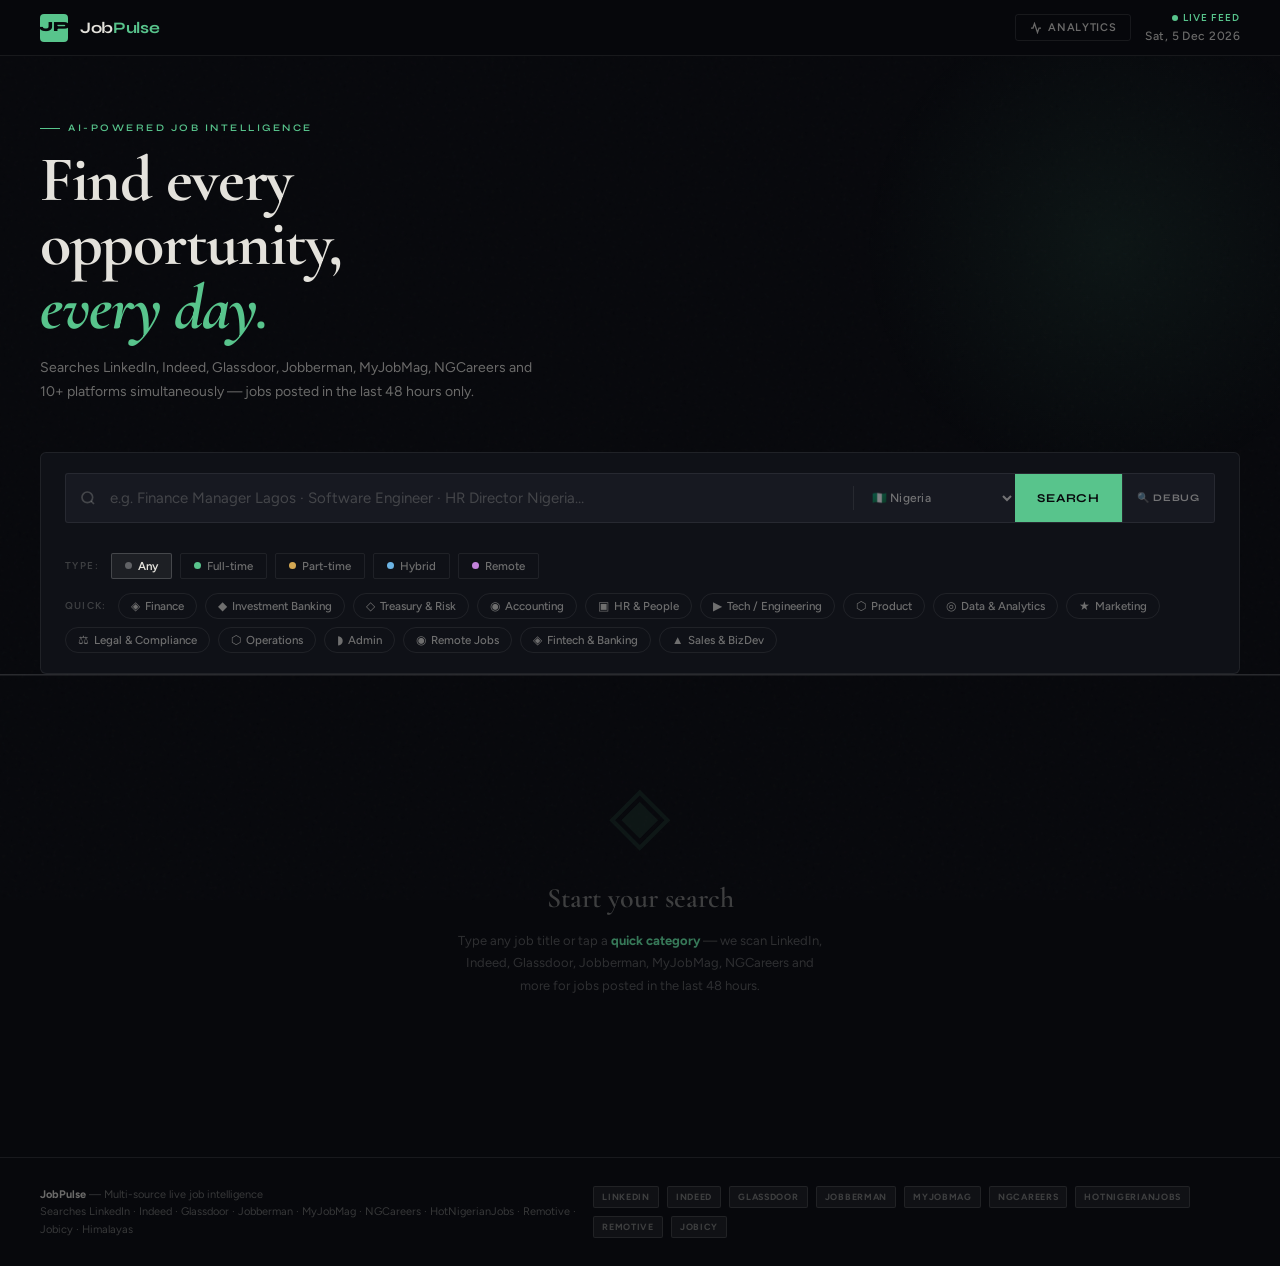
<file: Job/index.html>
<!DOCTYPE html>
<html lang="en">
<head>
<meta charset="UTF-8"/>
<meta name="viewport" content="width=device-width, initial-scale=1.0"/>
<title>JobPulse — Live Job Intelligence</title>
<link rel="preconnect" href="https://fonts.googleapis.com"/>
<link href="https://fonts.googleapis.com/css2?family=Cormorant+Garamond:wght@400;600;700&family=Syne:wght@400;600;700;800&family=Figtree:wght@300;400;500;600&display=swap" rel="stylesheet"/>
<style>
:root {
  --bg:#07080C; --bg2:#0F1117; --bg3:#171921;
  --border:rgba(255,255,255,0.07); --border-hi:rgba(88,196,140,0.35);
  --accent:#58C48C; --accent2:#3BA870;
  --gold:#D4A853; --text:#E4E2DC;
  --dim:rgba(228,226,220,0.45); --faint:rgba(228,226,220,0.22);
  --red:#E06C75; --blue:#6CB4E4; --purple:#C383DB;
  --r:3px;
}
*,*::before,*::after{box-sizing:border-box;margin:0;padding:0}
html{scroll-behavior:smooth}
body{background:var(--bg);color:var(--text);font-family:'Figtree',sans-serif;font-size:14px;line-height:1.6;min-height:100vh;overflow-x:hidden}
a{color:inherit;text-decoration:none}
button{font-family:inherit;cursor:pointer}
input,select{font-family:inherit}

/* grain */
body::before{content:'';position:fixed;inset:0;background-image:url("data:image/svg+xml,%3Csvg viewBox='0 0 256 256' xmlns='http://www.w3.org/2000/svg'%3E%3Cfilter id='n'%3E%3CfeTurbulence type='fractalNoise' baseFrequency='0.9' numOctaves='4' stitchTiles='stitch'/%3E%3C/filter%3E%3Crect width='100%25' height='100%25' filter='url(%23n)' opacity='0.04'/%3E%3C/svg%3E");pointer-events:none;z-index:0;opacity:.5}
.shell{position:relative;z-index:1}

/* TOPBAR */
.topbar{display:flex;align-items:center;justify-content:space-between;padding:0 40px;height:56px;border-bottom:1px solid var(--border);position:sticky;top:0;background:rgba(7,8,12,0.93);backdrop-filter:blur(16px);z-index:200}
.topbar-left{display:flex;align-items:center;gap:12px}
.logo-mark{width:28px;height:28px;background:var(--accent);border-radius:4px;display:flex;align-items:center;justify-content:center;font-family:'Syne',sans-serif;font-weight:800;font-size:14px;color:#07080C}
.logo-text{font-family:'Syne',sans-serif;font-weight:700;font-size:16px;letter-spacing:-.02em}
.logo-text span{color:var(--accent)}
.topbar-right{display:flex;align-items:center;gap:14px}
.topbar-date{font-size:11px;color:var(--faint);text-align:right;letter-spacing:.04em}
.topbar-date strong{display:block;color:var(--dim);font-size:12px;font-weight:500}
.live-dot{display:inline-flex;align-items:center;gap:5px;font-size:10px;color:var(--accent);letter-spacing:.1em;font-weight:600;text-transform:uppercase}
.live-dot::before{content:'';width:6px;height:6px;border-radius:50%;background:var(--accent);animation:pulse 2s ease-in-out infinite}
@keyframes pulse{0%,100%{opacity:1;transform:scale(1)}50%{opacity:.4;transform:scale(.8)}}

/* analytics button */
.analytics-btn{display:inline-flex;align-items:center;gap:6px;padding:6px 14px;border-radius:var(--r);border:1px solid var(--border);background:transparent;color:var(--dim);font-size:11px;font-weight:600;letter-spacing:.06em;text-transform:uppercase;cursor:pointer;transition:all .15s}
.analytics-btn:hover{border-color:var(--accent);color:var(--accent)}

/* HERO */
.hero{padding:64px 40px 48px;position:relative;overflow:hidden}
.hero::after{content:'';position:absolute;top:-60px;right:-80px;width:500px;height:500px;background:radial-gradient(ellipse,rgba(88,196,140,.07) 0%,transparent 70%);pointer-events:none}
.hero-eyebrow{font-family:'Syne',sans-serif;font-size:10px;letter-spacing:.25em;text-transform:uppercase;color:var(--accent);font-weight:600;margin-bottom:12px;display:flex;align-items:center;gap:8px}
.hero-eyebrow::before{content:'';display:inline-block;width:20px;height:1px;background:var(--accent)}
.hero-headline{font-family:'Cormorant Garamond',Georgia,serif;font-size:clamp(38px,5vw,64px);font-weight:700;line-height:1.0;letter-spacing:-.02em;margin-bottom:16px}
.hero-headline em{font-style:italic;color:var(--accent)}
.hero-sub{font-size:14px;color:var(--dim);max-width:500px;line-height:1.7}

/* SEARCH PANEL */
.search-panel{padding:0 40px;position:relative;z-index:10}
.search-box{background:var(--bg2);border:1px solid var(--border);border-radius:6px;padding:20px 24px;display:flex;flex-direction:column;gap:14px;transition:border-color .2s}
.search-box:focus-within{border-color:rgba(88,196,140,.4)}

.search-input-row{display:flex;align-items:center;background:var(--bg3);border:1px solid var(--border);border-radius:var(--r);overflow:hidden;transition:border-color .2s,box-shadow .2s}
.search-input-row:focus-within{border-color:var(--accent);box-shadow:0 0 0 3px rgba(88,196,140,.1)}
.search-icon{padding:0 14px;color:var(--faint);display:flex;align-items:center;flex-shrink:0}
.search-main{flex:1;background:transparent;border:none;outline:none;color:var(--text);font-size:15px;padding:13px 0}
.search-main::placeholder{color:var(--faint)}
.sdivider{width:1px;height:24px;background:var(--border);flex-shrink:0}
.loc-select{background:transparent;border:none;outline:none;color:var(--dim);font-size:12px;font-weight:500;padding:0 14px;cursor:pointer;letter-spacing:.02em}
.loc-select option{background:#1a1c24}
.search-submit{background:var(--accent);border:none;color:#07080C;font-family:'Syne',sans-serif;font-size:12px;font-weight:700;letter-spacing:.08em;text-transform:uppercase;padding:0 22px;min-height:48px;cursor:pointer;transition:background .15s;flex-shrink:0}
.search-submit:hover{background:var(--accent2)}

/* typing bar */
.typing-bar{height:2px;background:var(--border);border-radius:2px;overflow:hidden;opacity:0;transition:opacity .2s}
.typing-bar.active{opacity:1}
.typing-progress{height:100%;width:0%;background:linear-gradient(90deg,var(--accent),var(--gold));border-radius:2px}

/* job type row */
.type-row{display:flex;align-items:center;gap:8px;flex-wrap:wrap}
.type-label{font-size:10px;letter-spacing:.14em;text-transform:uppercase;color:var(--faint);font-weight:600;white-space:nowrap;padding-right:4px}
.type-btn{display:inline-flex;align-items:center;gap:6px;padding:5px 13px;border-radius:2px;border:1px solid var(--border);background:transparent;color:var(--dim);font-size:11.5px;font-weight:500;cursor:pointer;transition:all .15s;white-space:nowrap}
.type-btn:hover{color:var(--text);border-color:rgba(255,255,255,.2)}
.type-dot{width:7px;height:7px;border-radius:50%;flex-shrink:0}
.type-btn[data-type="Full-time"] .type-dot{background:var(--accent)}
.type-btn[data-type="Part-time"] .type-dot{background:var(--gold)}
.type-btn[data-type="Hybrid"]    .type-dot{background:var(--blue)}
.type-btn[data-type="Remote"]    .type-dot{background:var(--purple)}
.type-btn[data-type="Any"]       .type-dot{background:rgba(255,255,255,.3)}
.type-btn[data-type="Full-time"].active{background:rgba(88,196,140,.12);color:var(--accent);border-color:rgba(88,196,140,.4)}
.type-btn[data-type="Part-time"].active{background:rgba(212,168,83,.12);color:var(--gold);border-color:rgba(212,168,83,.4)}
.type-btn[data-type="Hybrid"].active{background:rgba(108,180,228,.12);color:var(--blue);border-color:rgba(108,180,228,.4)}
.type-btn[data-type="Remote"].active{background:rgba(195,131,219,.12);color:var(--purple);border-color:rgba(195,131,219,.4)}
.type-btn[data-type="Any"].active{background:rgba(255,255,255,.06);color:var(--text);border-color:rgba(255,255,255,.18);font-weight:600}

/* category pills */
.cats-scroll{display:flex;gap:8px;flex-wrap:wrap;align-items:center}
.cats-label{font-size:10px;letter-spacing:.12em;text-transform:uppercase;color:var(--faint);font-weight:600;white-space:nowrap;padding-right:4px}
.cat-pill{display:inline-flex;align-items:center;gap:5px;padding:5px 12px;border-radius:20px;border:1px solid var(--border);background:transparent;color:var(--dim);font-size:11.5px;font-weight:500;cursor:pointer;transition:all .15s;white-space:nowrap}
.cat-pill:hover{border-color:var(--accent);color:var(--accent)}
.cat-pill.active{background:rgba(88,196,140,.12);border-color:var(--accent);color:var(--accent);font-weight:600}

/* STATUS TICKER */
.status-ticker{margin:24px 40px 0;padding:12px 18px;background:rgba(88,196,140,.05);border:1px solid rgba(88,196,140,.15);border-radius:var(--r);display:none;align-items:center;gap:12px;font-size:12px;color:var(--accent)}
.status-ticker.visible{display:flex}
.status-ticker.err{background:rgba(224,108,117,.05);border-color:rgba(224,108,117,.2);color:var(--red)}
.spin{width:14px;height:14px;border:2px solid rgba(88,196,140,.2);border-top-color:var(--accent);border-radius:50%;animation:spin .7s linear infinite;flex-shrink:0}
@keyframes spin{to{transform:rotate(360deg)}}
.plat-chips{display:flex;gap:6px;flex-wrap:wrap}
.plat-chip{font-size:9px;font-weight:600;letter-spacing:.06em;text-transform:uppercase;padding:2px 7px;border-radius:2px;background:rgba(88,196,140,.1);color:rgba(88,196,140,.7);animation:blink 1.4s ease-in-out infinite}
.plat-chip:nth-child(2){animation-delay:.2s}
.plat-chip:nth-child(3){animation-delay:.4s}
.plat-chip:nth-child(4){animation-delay:.6s}
@keyframes blink{0%,100%{opacity:.4}50%{opacity:1}}

/* RESULTS HEADER */
.results-header{padding:28px 40px 16px;display:none;align-items:flex-end;justify-content:space-between;border-bottom:1px solid var(--border)}
.results-header.visible{display:flex}
.res-count{font-family:'Cormorant Garamond',serif;font-size:28px;font-weight:700;letter-spacing:-.02em;line-height:1}
.res-count span{color:var(--accent)}
.res-meta{font-size:11px;color:var(--faint);letter-spacing:.06em;text-transform:uppercase;margin-top:4px}
.res-ts{font-size:10px;color:var(--faint);letter-spacing:.04em;text-align:right}
.res-ts strong{display:block;color:var(--dim);font-size:12px;font-weight:500}

/* JOB GRID */
.jobs-grid{display:grid;grid-template-columns:repeat(auto-fill,minmax(310px,1fr));gap:1px;background:var(--border);border-top:1px solid var(--border)}

/* JOB CARD */
.job-card{background:var(--bg);padding:22px 24px;cursor:pointer;transition:background .15s;position:relative;animation:fadeSlide .35s ease both;overflow:hidden}
@keyframes fadeSlide{from{opacity:0;transform:translateY(10px)}to{opacity:1;transform:translateY(0)}}
.job-card:hover{background:var(--bg2)}
.job-card::after{content:'';position:absolute;left:0;top:0;bottom:0;width:2px;background:var(--accent);transform:scaleY(0);transform-origin:bottom;transition:transform .2s}
.job-card:hover::after{transform:scaleY(1)}
.card-row1{display:flex;align-items:center;justify-content:space-between;margin-bottom:10px}
.platform-tag{font-size:9px;font-weight:700;letter-spacing:.1em;text-transform:uppercase;padding:3px 8px;border-radius:2px;color:#fff}
.posted-age{font-size:10px;color:var(--faint);letter-spacing:.04em}
.job-title{font-family:'Cormorant Garamond',serif;font-size:18px;font-weight:700;color:var(--text);line-height:1.25;margin-bottom:4px;letter-spacing:-.01em}
.job-company{font-size:12px;color:var(--accent);font-weight:500;margin-bottom:12px;letter-spacing:.01em}
.job-tags{display:flex;flex-wrap:wrap;gap:5px;margin-bottom:12px}
.tag{font-size:10px;padding:2px 8px;border-radius:2px;background:rgba(255,255,255,.04);border:1px solid var(--border);color:var(--dim);letter-spacing:.02em}
.tag.salary{color:#8BC4A0;border-color:rgba(139,196,160,.2);background:rgba(139,196,160,.05)}
.expand-toggle{font-size:10px;color:var(--faint);letter-spacing:.08em;text-transform:uppercase;display:flex;align-items:center;gap:5px}
.expand-arrow{transition:transform .2s}
.job-card.open .expand-arrow{transform:rotate(180deg)}
.job-detail{display:none;margin-top:14px;padding-top:14px;border-top:1px solid var(--border);animation:fadeIn .2s ease}
@keyframes fadeIn{from{opacity:0}to{opacity:1}}
.job-card.open .job-detail{display:block}
.job-summary{font-size:12px;color:var(--dim);line-height:1.7;margin-bottom:12px}
.req-list{list-style:none;margin-bottom:14px}
.req-list li{font-size:11px;color:rgba(228,226,220,.5);line-height:1.6;padding-left:12px;position:relative}
.req-list li::before{content:'›';position:absolute;left:0;color:var(--accent)}
.apply-link{display:inline-flex;align-items:center;gap:6px;padding:7px 16px;background:var(--accent);color:#07080C;font-family:'Syne',sans-serif;font-size:10px;font-weight:700;letter-spacing:.1em;text-transform:uppercase;border-radius:2px;transition:background .15s,transform .1s}
.apply-link:hover{background:var(--accent2);transform:translateY(-1px)}

/* EMPTY STATE */
.empty-state{padding:100px 40px;text-align:center;border-top:1px solid var(--border)}
.empty-glyph{font-family:'Cormorant Garamond',serif;font-size:80px;color:rgba(88,196,140,.08);line-height:1;margin-bottom:20px}
.empty-title{font-family:'Cormorant Garamond',serif;font-size:28px;font-weight:600;color:rgba(228,226,220,.25);margin-bottom:10px}
.empty-body{font-size:13px;color:rgba(228,226,220,.18);max-width:380px;margin:0 auto;line-height:1.7}
.empty-body strong{color:var(--accent);opacity:.6}

/* FOOTER */
.footer{padding:28px 40px;border-top:1px solid var(--border);display:flex;align-items:center;justify-content:space-between;margin-top:60px}
.footer-left{font-size:11px;color:var(--faint);line-height:1.6}
.footer-left strong{color:var(--dim)}
.footer-platforms{display:flex;gap:8px;flex-wrap:wrap}
.fp{font-size:9px;font-weight:700;letter-spacing:.08em;text-transform:uppercase;padding:3px 8px;border-radius:2px;background:rgba(255,255,255,.04);color:var(--faint);border:1px solid var(--border)}

/* ── ANALYTICS OVERLAY ── */
.analytics-overlay{display:none;position:fixed;inset:0;background:rgba(0,0,0,.7);backdrop-filter:blur(6px);z-index:500;align-items:flex-start;justify-content:center;padding:60px 20px;overflow-y:auto}
.analytics-overlay.open{display:flex}
.analytics-panel{background:var(--bg2);border:1px solid rgba(255,255,255,.1);border-radius:8px;width:100%;max-width:720px;animation:panelIn .25s cubic-bezier(.22,1,.36,1) both;overflow:hidden}
@keyframes panelIn{from{opacity:0;transform:translateY(-20px) scale(.98)}to{opacity:1;transform:translateY(0) scale(1)}}
.ap-head{padding:24px 28px 20px;border-bottom:1px solid var(--border);display:flex;align-items:flex-start;justify-content:space-between}
.ap-eyebrow{font-size:10px;letter-spacing:.18em;text-transform:uppercase;color:var(--accent);font-weight:600;margin-bottom:4px}
.ap-title{font-family:'Cormorant Garamond',serif;font-size:26px;font-weight:700;letter-spacing:-.02em;line-height:1}
.ap-close{width:32px;height:32px;border-radius:50%;border:1px solid var(--border);background:transparent;color:var(--dim);cursor:pointer;display:flex;align-items:center;justify-content:center;font-size:16px;transition:all .15s}
.ap-close:hover{border-color:var(--red);color:var(--red)}
.ap-body{padding:24px 28px 28px;display:flex;flex-direction:column;gap:24px}
.kpi-row{display:grid;grid-template-columns:repeat(4,1fr);gap:12px}
.kpi-card{background:var(--bg3);border:1px solid var(--border);border-radius:4px;padding:16px;position:relative;overflow:hidden}
.kpi-card::after{content:'';position:absolute;bottom:0;left:0;right:0;height:2px}
.kpi-card.kpi-total::after{background:var(--accent)}
.kpi-card.kpi-today::after{background:var(--gold)}
.kpi-card.kpi-new::after{background:var(--blue)}
.kpi-card.kpi-ret::after{background:var(--purple)}
.kpi-label{font-size:9px;letter-spacing:.14em;text-transform:uppercase;color:var(--faint);font-weight:600;margin-bottom:8px}
.kpi-val{font-family:'Cormorant Garamond',serif;font-size:34px;font-weight:700;letter-spacing:-.03em;line-height:1}
.kpi-card.kpi-total .kpi-val{color:var(--accent)}
.kpi-card.kpi-today .kpi-val{color:var(--gold)}
.kpi-card.kpi-new   .kpi-val{color:var(--blue)}
.kpi-card.kpi-ret   .kpi-val{color:var(--purple)}
.kpi-sub{font-size:10px;color:var(--faint);margin-top:4px}
.sec-label{font-size:10px;letter-spacing:.14em;text-transform:uppercase;color:var(--faint);font-weight:600;margin-bottom:12px}
.vbar-wrap{display:flex;height:10px;border-radius:10px;overflow:hidden;gap:2px;margin-bottom:10px}
.vbar-seg{height:100%;border-radius:10px;transition:width .6s cubic-bezier(.22,1,.36,1)}
.vlegend{display:flex;gap:16px}
.vleg-item{display:flex;align-items:center;gap:6px;font-size:11px;color:var(--dim)}
.vleg-dot{width:8px;height:8px;border-radius:50%}
.daily-bars{display:flex;align-items:flex-end;gap:6px;height:80px}
.dbar-col{flex:1;display:flex;flex-direction:column;align-items:center;gap:4px;height:100%;justify-content:flex-end}
.dbar{width:100%;background:rgba(88,196,140,.3);border-radius:2px 2px 0 0;min-height:2px;transition:height .5s cubic-bezier(.22,1,.36,1)}
.dbar.today{background:var(--accent)}
.dbar-label{font-size:9px;color:var(--faint);white-space:nowrap}
.dbar-val{font-size:9px;color:var(--faint)}
.rank-list{display:flex;flex-direction:column;gap:6px}
.rank-item{display:flex;align-items:center;gap:10px;padding:8px 12px;background:var(--bg3);border-radius:var(--r);border:1px solid var(--border);position:relative;overflow:hidden}
.rank-bg{position:absolute;left:0;top:0;bottom:0;background:rgba(88,196,140,.05);border-radius:var(--r);pointer-events:none}
.rank-num{font-family:'Cormorant Garamond',serif;font-size:18px;font-weight:700;color:var(--faint);min-width:22px;line-height:1}
.rank-term{flex:1;font-size:13px;font-weight:500}
.rank-count{font-size:11px;color:var(--faint)}
.ap-footer{padding:14px 28px;border-top:1px solid var(--border);font-size:10px;color:var(--faint);display:flex;align-items:center;justify-content:space-between}
.reset-btn{font-size:10px;color:var(--red);background:none;border:none;cursor:pointer;opacity:.6;transition:opacity .15s}
.reset-btn:hover{opacity:1}

/* RESPONSIVE */
@media(max-width:700px){
  .topbar,.hero,.search-panel,.status-ticker,.results-header,.empty-state,.footer{padding-left:20px;padding-right:20px}
  .hero{padding-top:40px;padding-bottom:32px}
  .search-input-row{flex-wrap:wrap}
  .sdivider{display:none}
  .loc-select{padding:10px 14px;border-top:1px solid var(--border);width:100%}
  .search-submit{width:100%;padding:14px}
  .jobs-grid{grid-template-columns:1fr}
  .footer{flex-direction:column;gap:16px;align-items:flex-start}
  .kpi-row{grid-template-columns:repeat(2,1fr)}
  .analytics-overlay{padding:16px 12px}
  .ap-head,.ap-body,.ap-footer{padding-left:18px;padding-right:18px}
  .setup-banner{padding-left:20px;padding-right:20px;margin-left:0;margin-right:0}
}

/* SETUP BANNER */
.setup-banner{margin:16px 40px 0;animation:fadeSlide .35s ease both}
.setup-banner-inner{display:flex;align-items:center;gap:12px;padding:14px 18px;background:rgba(212,168,83,.08);border:1px solid rgba(212,168,83,.3);border-radius:var(--r)}
.setup-banner-icon{font-size:18px;flex-shrink:0}
.setup-banner-text{flex:1;font-size:12px;color:rgba(228,226,220,.75);line-height:1.6}
.setup-banner-text strong{color:var(--gold)}
.setup-banner-text a{color:var(--gold);text-decoration:underline;text-underline-offset:2px;margin-left:2px;margin-right:2px;font-weight:600}
.setup-banner-text code{font-size:10px;background:rgba(212,168,83,.15);border:1px solid rgba(212,168,83,.25);border-radius:2px;padding:1px 5px;color:var(--gold);font-family:monospace;margin:0 2px}
.setup-banner-close{background:none;border:none;color:var(--faint);cursor:pointer;font-size:14px;padding:4px;flex-shrink:0;transition:color .15s}
.setup-banner-close:hover{color:var(--text)}
</style>
</head>
<body>
<div class="shell">

<header class="topbar">
  <div class="topbar-left">
    <div class="logo-mark">JP</div>
    <div class="logo-text">Job<span>Pulse</span></div>
  </div>
  <div class="topbar-right">
    <button class="analytics-btn" onclick="openAnalytics()">
      <svg width="12" height="12" viewBox="0 0 24 24" fill="none" stroke="currentColor" stroke-width="2.5"><polyline points="22 12 18 12 15 21 9 3 6 12 2 12"/></svg>
      Analytics
    </button>
    <div class="topbar-date">
      <span class="live-dot">Live Feed</span>
      <strong id="live-date"></strong>
    </div>
  </div>
</header>

<section class="hero">
  <p class="hero-eyebrow">AI-Powered Job Intelligence</p>
  <h1 class="hero-headline">Find every<br>opportunity,<br><em>every day.</em></h1>
  <p class="hero-sub">Searches LinkedIn, Indeed, Glassdoor, Jobberman, MyJobMag, NGCareers and 10+ platforms simultaneously — jobs posted in the last 48 hours only.</p>
</section>

<section class="search-panel">
  <div class="search-box">
    <div class="search-input-row">
      <div class="search-icon">
        <svg width="16" height="16" viewBox="0 0 24 24" fill="none" stroke="currentColor" stroke-width="2.5"><circle cx="11" cy="11" r="8"/><line x1="21" y1="21" x2="16.65" y2="16.65"/></svg>
      </div>
      <input id="search-input" class="search-main" type="text"
        placeholder="e.g. Finance Manager Lagos · Software Engineer · HR Director Nigeria…"
        autocomplete="off" spellcheck="false"/>
      <div class="sdivider"></div>
      <select id="loc-select" class="loc-select">
        <option value="Nigeria">🇳🇬 Nigeria</option>
        <option value="Lagos, Nigeria">📍 Lagos</option>
        <option value="Abuja, Nigeria">📍 Abuja</option>
        <option value="London, UK">🇬🇧 London</option>
        <option value="New York, USA">🇺🇸 New York</option>
        <option value="Dubai, UAE">🇦🇪 Dubai</option>
        <option value="South Africa">🇿🇦 South Africa</option>
        <option value="Global / Remote">🌍 Remote / Global</option>
      </select>
      <button class="search-submit" onclick="triggerSearch()">Search</button>
      <button class="search-submit" style="background:var(--bg3);color:var(--dim);border-left:1px solid var(--border);font-size:10px;padding:0 14px;" onclick="triggerDebug()" title="Show what each source returns">🔍 Debug</button>
    </div>

    <div class="typing-bar" id="typing-bar">
      <div class="typing-progress" id="typing-progress"></div>
    </div>

    <div class="type-row">
      <span class="type-label">Type:</span>
      <button class="type-btn active" data-type="Any"       onclick="setType(this)"><span class="type-dot"></span> Any</button>
      <button class="type-btn"        data-type="Full-time" onclick="setType(this)"><span class="type-dot"></span> Full-time</button>
      <button class="type-btn"        data-type="Part-time" onclick="setType(this)"><span class="type-dot"></span> Part-time</button>
      <button class="type-btn"        data-type="Hybrid"    onclick="setType(this)"><span class="type-dot"></span> Hybrid</button>
      <button class="type-btn"        data-type="Remote"    onclick="setType(this)"><span class="type-dot"></span> Remote</button>
    </div>

    <div class="cats-scroll">
      <span class="cats-label">Quick:</span>
      <button class="cat-pill" data-query="Finance Director CFO"                    onclick="setCategory(this)"><span>◈</span> Finance</button>
      <button class="cat-pill" data-query="Investment Banking Analyst"              onclick="setCategory(this)"><span>◆</span> Investment Banking</button>
      <button class="cat-pill" data-query="Treasury Manager"                        onclick="setCategory(this)"><span>◇</span> Treasury &amp; Risk</button>
      <button class="cat-pill" data-query="Accountant ACCA ACA"                     onclick="setCategory(this)"><span>◉</span> Accounting</button>
      <button class="cat-pill" data-query="HR Manager Talent Acquisition"           onclick="setCategory(this)"><span>▣</span> HR &amp; People</button>
      <button class="cat-pill" data-query="Software Engineer Developer"             onclick="setCategory(this)"><span>▶</span> Tech / Engineering</button>
      <button class="cat-pill" data-query="Product Manager"                         onclick="setCategory(this)"><span>⬡</span> Product</button>
      <button class="cat-pill" data-query="Data Analyst Business Intelligence"      onclick="setCategory(this)"><span>◎</span> Data &amp; Analytics</button>
      <button class="cat-pill" data-query="Marketing Manager Digital Marketing"     onclick="setCategory(this)"><span>★</span> Marketing</button>
      <button class="cat-pill" data-query="Legal Counsel Compliance Officer"        onclick="setCategory(this)"><span>⚖</span> Legal &amp; Compliance</button>
      <button class="cat-pill" data-query="Operations Manager Supply Chain"         onclick="setCategory(this)"><span>⬡</span> Operations</button>
      <button class="cat-pill" data-query="Executive Assistant Office Manager"      onclick="setCategory(this)"><span>◗</span> Admin</button>
      <button class="cat-pill" data-query="Remote Finance Accounting"               onclick="setCategory(this)"><span>◉</span> Remote Jobs</button>
      <button class="cat-pill" data-query="Fintech Banking CBN"                     onclick="setCategory(this)"><span>◈</span> Fintech &amp; Banking</button>
      <button class="cat-pill" data-query="Sales Business Development"              onclick="setCategory(this)"><span>▲</span> Sales &amp; BizDev</button>
    </div>
  </div>
</section>

<div class="status-ticker" id="status-ticker">
  <div class="spin" id="s-spin"></div>
  <div id="s-text">Scanning platforms…</div>
  <div class="plat-chips" id="s-chips">
    <span class="plat-chip">HotNigerianJobs</span>
    <span class="plat-chip">NGCareers</span>
    <span class="plat-chip">LinkedIn</span>
    <span class="plat-chip">Indeed</span>
    <span class="plat-chip">Glassdoor</span>
    <span class="plat-chip">Remotive</span>
  </div>
</div>

<!-- JSearch + Apify setup banner (shown when API keys not configured) -->
<div class="setup-banner" id="setup-banner" style="display:none">
  <div class="setup-banner-inner">
    <span class="setup-banner-icon">🔑</span>
    <div class="setup-banner-text">
      <strong>Unlock full Nigerian platform coverage</strong> —
      Add <a href="https://rapidapi.com/letscrape-6bfed1765432/api/jsearch" target="_blank" rel="noopener">JSearch (free 200/mo)</a>
      for LinkedIn, Indeed &amp; Glassdoor, and
      <a href="https://apify.com" target="_blank" rel="noopener">Apify (free $5/mo)</a>
      for Jobberman, MyJobMag &amp; NGCareers.
      Both are free — add as Worker secrets: <code>JSEARCH_API_KEY</code> and <code>APIFY_TOKEN</code>.
    </div>
    <button class="setup-banner-close" onclick="hideBanner()">✕</button>
  </div>
</div>

<div class="results-header" id="results-header">
  <div>
    <div class="res-count"><span id="res-num">0</span> jobs found</div>
    <div class="res-meta" id="res-meta"></div>
  </div>
  <div class="res-ts">
    <strong id="res-time">—</strong>
    <span>Last updated</span>
  </div>
</div>

<div class="jobs-grid" id="jobs-grid"></div>

<div class="empty-state" id="empty-state">
  <div class="empty-glyph">◈</div>
  <div class="empty-title">Start your search</div>
  <p class="empty-body">Type any job title or tap a <strong>quick category</strong> — we scan LinkedIn, Indeed, Glassdoor, Jobberman, MyJobMag, NGCareers and more for jobs posted in the last 48 hours.</p>
</div>

<footer class="footer">
  <div class="footer-left"><strong>JobPulse</strong> — Multi-source live job intelligence<br>Searches LinkedIn · Indeed · Glassdoor · Jobberman · MyJobMag · NGCareers · HotNigerianJobs · Remotive · Jobicy · Himalayas</div>
  <div class="footer-platforms">
    <span class="fp">LinkedIn</span><span class="fp">Indeed</span><span class="fp">Glassdoor</span>
    <span class="fp">Jobberman</span><span class="fp">MyJobMag</span><span class="fp">NGCareers</span>
    <span class="fp">HotNigerianJobs</span><span class="fp">Remotive</span><span class="fp">Jobicy</span>
  </div>
</footer>

</div><!-- /shell -->

<!-- DEBUG MODAL -->
<div class="analytics-overlay" id="debug-overlay" onclick="if(event.target===this)closeDebug()" style="display:none">
  <div class="analytics-panel" style="max-width:640px">
    <div class="ap-head">
      <div>
        <div class="ap-eyebrow">Diagnostics</div>
        <div class="ap-title">Source Debug Report</div>
      </div>
      <button class="ap-close" onclick="closeDebug()">✕</button>
    </div>
    <div class="ap-body" id="debug-body" style="font-family:monospace;font-size:12px;line-height:1.7;max-height:70vh;overflow-y:auto">
      <div style="color:var(--faint)">Running debug search…</div>
    </div>
  </div>
</div>

<!-- ANALYTICS OVERLAY -->
<div class="analytics-overlay" id="analytics-overlay" onclick="overlayClick(event)">
  <div class="analytics-panel">
    <div class="ap-head">
      <div>
        <div class="ap-eyebrow">Blog Intelligence</div>
        <div class="ap-title">Visitor Analytics</div>
      </div>
      <button class="ap-close" onclick="closeAnalytics()">✕</button>
    </div>
    <div class="ap-body">
      <div class="kpi-row">
        <div class="kpi-card kpi-total"><div class="kpi-label">Total Visits</div><div class="kpi-val" id="kpi-total">0</div><div class="kpi-sub">all time</div></div>
        <div class="kpi-card kpi-today"><div class="kpi-label">Today</div><div class="kpi-val" id="kpi-today">0</div><div class="kpi-sub" id="kpi-today-date">—</div></div>
        <div class="kpi-card kpi-new"><div class="kpi-label">New Visitors</div><div class="kpi-val" id="kpi-new">0</div><div class="kpi-sub" id="kpi-new-pct">—</div></div>
        <div class="kpi-card kpi-ret"><div class="kpi-label">Returning</div><div class="kpi-val" id="kpi-ret">0</div><div class="kpi-sub" id="kpi-ret-pct">—</div></div>
      </div>
      <div>
        <div class="sec-label">Visitor Composition</div>
        <div class="vbar-wrap">
          <div class="vbar-seg" id="vbar-new"    style="background:var(--blue);width:50%"></div>
          <div class="vbar-seg" id="vbar-ret"    style="background:var(--purple);width:50%"></div>
        </div>
        <div class="vlegend">
          <div class="vleg-item"><div class="vleg-dot" style="background:var(--blue)"></div> New visitors</div>
          <div class="vleg-item"><div class="vleg-dot" style="background:var(--purple)"></div> Returning visitors</div>
        </div>
      </div>
      <div>
        <div class="sec-label">Last 7 Days</div>
        <div class="daily-bars" id="daily-bars"></div>
      </div>
      <div>
        <div class="sec-label">Top Searches</div>
        <div class="rank-list" id="rank-list"><div style="font-size:12px;color:var(--faint);padding:8px 0">No searches yet.</div></div>
      </div>
    </div>
    <div class="ap-footer">
      <span>Stored locally in your browser · updates each visit</span>
      <button class="reset-btn" onclick="resetStats()">Reset all data</button>
    </div>
  </div>
</div>

<script>
/* ─── CONFIG ────────────────────────────────────────────────── */
// After deploying your Cloudflare Worker, paste your Worker URL here:
const WORKER_URL = "https://jobpulse-proxy.elitesprince.workers.dev";

/* ─── STATE ─────────────────────────────────────────────────── */
let debounceTimer = null;
let isSearching   = false;
let selectedType  = "Any";

/* ─── PLATFORM COLOURS ──────────────────────────────────────── */
const PLAT_COLORS = {
  linkedin:"#0A66C2", indeed:"#003A9B", glassdoor:"#0CAA41",
  jobberman:"#1E3A5F", myjobmag:"#C0392B", hotnigerianjobs:"#F39C12",
  jobboardng:"#E35205", ngcareers:"#6C3483"
};
function platColor(name) {
  const k = (name||"").toLowerCase().replace(/[^a-z]/g,"");
  for (const [key, val] of Object.entries(PLAT_COLORS))
    if (k.includes(key)) return val;
  return "#444";
}

/* ─── LIVE DATE ─────────────────────────────────────────────── */
document.getElementById("live-date").textContent =
  new Date().toLocaleDateString("en-NG",{weekday:"short",day:"numeric",month:"short",year:"numeric"});

/* ─── ANALYTICS / STATS ─────────────────────────────────────── */
const SK = "jp_stats", VK = "jp_vid";

function loadStats() {
  try { return JSON.parse(localStorage.getItem(SK)) || blankStats(); }
  catch(e) { return blankStats(); }
}
function saveStats(s) {
  try { localStorage.setItem(SK, JSON.stringify(s)); } catch(e) {}
}
function blankStats() {
  return { total:0, newV:0, retV:0, daily:{}, searches:{} };
}
function todayKey() { return new Date().toISOString().slice(0,10); }
function last7() {
  var days = [];
  for (var i=6; i>=0; i--) {
    var d = new Date(); d.setDate(d.getDate()-i);
    days.push(d.toISOString().slice(0,10));
  }
  return days;
}

(function recordVisit() {
  var s = loadStats(), today = todayKey();
  var vid = localStorage.getItem(VK);
  if (!vid) {
    localStorage.setItem(VK,"v_"+Math.random().toString(36).slice(2)+Date.now().toString(36));
    s.newV = (s.newV||0) + 1;
  } else {
    s.retV = (s.retV||0) + 1;
  }
  s.total = (s.total||0) + 1;
  s.daily[today] = (s.daily[today]||0) + 1;
  saveStats(s);
})();

function recordSearch(term) {
  if (!term || term.length < 2) return;
  var s = loadStats();
  var k = term.toLowerCase().trim().slice(0,40);
  s.searches[k] = (s.searches[k]||0) + 1;
  saveStats(s);
}

function openAnalytics() {
  renderAnalytics();
  document.getElementById("analytics-overlay").classList.add("open");
  document.body.style.overflow = "hidden";
}
function closeAnalytics() {
  document.getElementById("analytics-overlay").classList.remove("open");
  document.body.style.overflow = "";
}
function overlayClick(e) {
  if (e.target === document.getElementById("analytics-overlay")) closeAnalytics();
}
document.addEventListener("keydown", function(e) { if (e.key==="Escape") closeAnalytics(); });

function renderAnalytics() {
  var s = loadStats(), today = todayKey();
  var total = s.total||0, todayV = (s.daily||{})[today]||0;
  var nV = s.newV||0, rV = s.retV||0;

  document.getElementById("kpi-total").textContent = total.toLocaleString();
  document.getElementById("kpi-today").textContent = todayV.toLocaleString();
  document.getElementById("kpi-today-date").textContent =
    new Date().toLocaleDateString("en-NG",{day:"numeric",month:"short"});
  document.getElementById("kpi-new").textContent = nV.toLocaleString();
  document.getElementById("kpi-ret").textContent  = rV.toLocaleString();

  var tot = nV + rV || 1;
  var np = Math.round(nV/tot*100), rp = 100-np;
  document.getElementById("kpi-new-pct").textContent = np+"% of visitors";
  document.getElementById("kpi-ret-pct").textContent  = rp+"% of visitors";
  document.getElementById("vbar-new").style.width = np+"%";
  document.getElementById("vbar-ret").style.width  = rp+"%";

  // 7-day chart
  var days = last7(), daily = s.daily||{};
  var maxV = Math.max(1, days.reduce(function(m,d){ return Math.max(m, daily[d]||0); },0));
  var barsEl = document.getElementById("daily-bars");
  barsEl.innerHTML = "";
  days.forEach(function(d) {
    var val = daily[d]||0, pct = Math.round(val/maxV*100);
    var isToday = d===today;
    var lbl = new Date(d+"T12:00:00").toLocaleDateString("en-NG",{weekday:"short"});
    var col = document.createElement("div");
    col.className = "dbar-col";
    col.innerHTML =
      '<div class="dbar-val">'+(val>0?val:"")+'</div>'+
      '<div class="dbar'+(isToday?" today":"")+'" style="height:'+Math.max(pct,2)+'%"></div>'+
      '<div class="dbar-label">'+lbl+'</div>';
    barsEl.appendChild(col);
  });

  // Top searches
  var searches = s.searches||{};
  var sorted = Object.entries(searches).sort(function(a,b){return b[1]-a[1];}).slice(0,7);
  var rankEl = document.getElementById("rank-list");
  if (!sorted.length) {
    rankEl.innerHTML = '<div style="font-size:12px;color:var(--faint);padding:8px 0">No searches yet.</div>';
    return;
  }
  var maxC = sorted[0][1]||1;
  rankEl.innerHTML = sorted.map(function(entry, i) {
    var term = entry[0], count = entry[1];
    var bw = Math.round(count/maxC*100);
    return '<div class="rank-item"><div class="rank-bg" style="width:'+bw+'%"></div>'+
      '<span class="rank-num">'+(i+1)+'</span>'+
      '<span class="rank-term">'+esc(term)+'</span>'+
      '<span class="rank-count">'+count+' search'+(count!==1?"es":"")+'</span></div>';
  }).join("");
}

function resetStats() {
  if (!confirm("Reset all analytics data? This cannot be undone.")) return;
  localStorage.removeItem(SK);
  localStorage.removeItem(VK);
  renderAnalytics();
}

/* ─── JOB TYPE FILTER ───────────────────────────────────────── */
function setType(btn) {
  document.querySelectorAll(".type-btn").forEach(function(b){ b.classList.remove("active"); });
  btn.classList.add("active");
  selectedType = btn.dataset.type;
  var val = document.getElementById("search-input").value.trim();
  if (val) doSearch(val);
}

/* ─── CATEGORY PILLS ────────────────────────────────────────── */
function setCategory(btn) {
  document.querySelectorAll(".cat-pill").forEach(function(p){ p.classList.remove("active"); });
  btn.classList.add("active");
  document.getElementById("search-input").value = btn.dataset.query;
  doSearch(btn.dataset.query);
}

/* ─── SEARCH INPUT ──────────────────────────────────────────── */
document.getElementById("search-input").addEventListener("input", function() {
  var val = this.value.trim();
  document.querySelectorAll(".cat-pill").forEach(function(p){ p.classList.remove("active"); });
  if (!val) { showEmpty(); stopBar(); return; }
  startBar();
  clearTimeout(debounceTimer);
  debounceTimer = setTimeout(function(){ stopBar(); doSearch(val); }, 1800);
});

document.getElementById("search-input").addEventListener("keydown", function(e) {
  if (e.key==="Enter") { clearTimeout(debounceTimer); stopBar(); var v=this.value.trim(); if(v) doSearch(v); }
});

function triggerSearch() {
  clearTimeout(debounceTimer); stopBar();
  var val = document.getElementById("search-input").value.trim();
  if (val) doSearch(val);
}

/* ─── TYPING BAR ────────────────────────────────────────────── */
function startBar() {
  var bar=document.getElementById("typing-bar"), prog=document.getElementById("typing-progress");
  bar.classList.add("active");
  prog.style.transition="none"; prog.style.width="0%";
  requestAnimationFrame(function(){ requestAnimationFrame(function(){
    prog.style.transition="width 1.8s linear"; prog.style.width="100%";
  }); });
}
function stopBar() {
  var bar=document.getElementById("typing-bar"), prog=document.getElementById("typing-progress");
  bar.classList.remove("active"); prog.style.transition="none"; prog.style.width="0%";
}

/* ─── SEARCH ENGINE ─────────────────────────────────────────── */
async function doSearch(query) {
  if (isSearching) return;
  isSearching = true;

  var loc      = document.getElementById("loc-select").value;
  var typeStr  = selectedType==="Any" ? "" : " "+selectedType;
  var fullQ    = query+typeStr+" jobs in "+loc;
  var typeNote = selectedType==="Any" ? "" : " Return only "+selectedType+" roles.";

  recordSearch(query);
  showStatus("Scanning LinkedIn · Indeed · Glassdoor · Jobberman · MyJobMag · NGCareers…", false);
  hideEmpty(); hideResHeader(); clearGrid(); hideBanner();

  try {
    var res = await fetch(WORKER_URL, {
      method: "POST",
      headers: { "Content-Type": "application/json" },
      body: JSON.stringify({ query: query, location: loc, type: selectedType })
    });

    if (!res.ok) {
      var errData = {};
      try { errData = await res.json(); } catch(e) {}
      throw new Error(errData.error || "Server error " + res.status);
    }

    var data = await res.json();
    if (data.error) throw new Error(data.error);

    var jobs = data.jobs || [];

    // Show setup banner if JSearch key not configured
    if (data.notice) { showBanner(data.notice); }

    if (!jobs.length) {
      var msg = data.message || "No recent jobs found. Try broader keywords.";
      showStatus("⚠ " + msg, true);
      showEmpty();
      isSearching = false;
      return;
    }

    hideStatus();
    renderJobs(jobs, query, loc, data.cached);
  } catch(err) {
    showStatus("⚠ "+err.message, true);
    showEmpty();
  } finally {
    isSearching = false;
  }
}

/* ─── RENDER JOBS ───────────────────────────────────────────── */
function renderJobs(jobs, query, loc, fromCache) {
  if (!jobs.length) { showEmpty(); return; }

  var platforms = {};
  jobs.forEach(function(j){ platforms[j.platform||"Other"] = 1; });
  var srcCount = Object.keys(platforms).length;

  var tl      = selectedType!=="Any" ? " · "+selectedType.toUpperCase() : "";
  var cachedLbl = fromCache ? " · ⚡ CACHED" : "";
  document.getElementById("res-num").textContent = jobs.length;
  document.getElementById("res-meta").textContent =
    query.toUpperCase()+" · "+loc.toUpperCase()+tl+
    " · "+srcCount+" SOURCE"+(srcCount!==1?"S":"")+cachedLbl;
  document.getElementById("res-time").textContent =
    new Date().toLocaleTimeString("en-NG",{hour:"2-digit",minute:"2-digit"});
  document.getElementById("results-header").classList.add("visible");

  var grid = document.getElementById("jobs-grid");
  grid.innerHTML = "";

  jobs.forEach(function(job, i) {
    var card = document.createElement("div");
    card.className = "job-card";
    card.style.animationDelay = (i*55)+"ms";

    var color  = platColor(job.platform);
    var salary = job.salary ? '<span class="tag salary">💰 '+esc(String(job.salary))+'</span>' : "";

    var typeBadge = "";
    var rawType   = job.type;
    // Safely coerce type to string regardless of what the API returned
    var typeStr   = (rawType === null || rawType === undefined) ? ""
                  : Array.isArray(rawType) ? String(rawType[0] || "")
                  : typeof rawType === "object" ? String(rawType.name || rawType.label || "")
                  : String(rawType);
    if (typeStr) {
      var t  = typeStr.toLowerCase();
      var tc = t.includes("remote")   ? "var(--purple)"
             : t.includes("hybrid")   ? "var(--blue)"
             : t.includes("part")     ? "var(--gold)"
             : t.includes("full")     ? "var(--accent)"
             : t.includes("contract") ? "var(--gold)"
             : t.includes("freelance")? "var(--gold)"
             : "var(--dim)";
      typeBadge = '<span class="tag" style="color:'+tc+';border-color:'+tc+'33;background:'+tc+'11">'+esc(typeStr)+'</span>';
    }

    var reqs = (job.requirements||[]).slice(0,4).map(function(r){ return "<li>"+esc(r)+"</li>"; }).join("");

    // Always show an apply button — use job URL, or fallback to Google Jobs search
    var applyUrl = job.url ||
      "https://www.google.com/search?q="+encodeURIComponent('"'+job.title+'" "'+job.company+'" job apply');
    var applyLabel = job.url ? "Apply Now" : "Find on Google →";
    var applyBtn = '<a class="apply-link" href="'+esc(applyUrl)+'" target="_blank" rel="noopener">'
      + applyLabel
      + ' <svg width="10" height="10" viewBox="0 0 24 24" fill="none" stroke="currentColor" stroke-width="3"><line x1="7" y1="17" x2="17" y2="7"/><polyline points="7 7 17 7 17 17"/></svg></a>';

    card.innerHTML =
      '<div class="card-row1">'+
        '<span class="platform-tag" style="background:'+color+'">'+esc(job.platform||"Job Board")+'</span>'+
        '<span class="posted-age">'+esc(job.posted||"Recently")+'</span>'+
      '</div>'+
      '<div class="job-title">'+esc(job.title)+'</div>'+
      '<div class="job-company">'+esc(job.company)+'</div>'+
      '<div class="job-tags">'+
        (job.location?'<span class="tag">📍 '+esc(job.location)+'</span>':"")+
        typeBadge+salary+
      '</div>'+
      '<div class="expand-toggle"><span>Details</span>'+
        '<svg class="expand-arrow" width="10" height="10" viewBox="0 0 24 24" fill="none" stroke="currentColor" stroke-width="2.5"><polyline points="6 9 12 15 18 9"/></svg>'+
      '</div>'+
      '<div class="job-detail">'+
        '<p class="job-summary">'+esc(job.summary||"")+'</p>'+
        (reqs?'<ul class="req-list">'+reqs+'</ul>':"")+
        applyBtn+
      '</div>';

    card.addEventListener("click", function(){ card.classList.toggle("open"); });
    grid.appendChild(card);
  });
}

/* ─── HELPERS ───────────────────────────────────────────────── */
function esc(s) {
  return String(s == null ? "" : s)
    .replace(/&/g,"&amp;").replace(/</g,"&lt;")
    .replace(/>/g,"&gt;").replace(/"/g,"&quot;");
}
function platColor(name) {
  const k = String(name||"").toLowerCase().replace(/[^a-z]/g,"");
  const MAP = {
    linkedin:"#0A66C2", indeed:"#003A9B", glassdoor:"#0CAA41",
    jobberman:"#1E3A5F", myjobmag:"#C0392B", hotnigerianjobs:"#E67E22",
    ngcareers:"#6C3483", jobboardng:"#E35205", remotive:"#1DBF73",
    jobicy:"#FF6B35", themuse:"#5B4EE5", himalayas:"#3B82F6",
    arbeitnow:"#059669", ziprecruiter:"#4A90D9"
  };
  for (var key in MAP) if (k.includes(key)) return MAP[key];
  return "#444";
}
function clearGrid()    { document.getElementById("jobs-grid").innerHTML=""; }
function showEmpty()    { document.getElementById("empty-state").style.display="block"; }
function hideEmpty()    { document.getElementById("empty-state").style.display="none"; }
function hideResHeader(){ document.getElementById("results-header").classList.remove("visible"); }
function showBanner(msg) {
  var b = document.getElementById("setup-banner");
  if (!b) return;
  b.style.display = "block";
  var t = b.querySelector(".setup-banner-text");
  if (t && msg) {
    // Determine which keys are missing from the notice message
    var needJSearch = msg.includes("JSEARCH");
    var needApify   = msg.includes("APIFY");
    var parts = [];
    if (needJSearch) parts.push('<a href="https://rapidapi.com/letscrape-6bfed1765432/api/jsearch" target="_blank" rel="noopener">JSearch free key</a> → add as <code>JSEARCH_API_KEY</code>');
    if (needApify)   parts.push('<a href="https://apify.com" target="_blank" rel="noopener">Apify free token</a> → add as <code>APIFY_TOKEN</code>');
    if (parts.length) {
      t.innerHTML = '<strong>Unlock full Nigerian platform coverage</strong> — '
        + parts.join(' &amp; ')
        + ' in your Cloudflare Worker secrets.';
    }
  }
}
function hideBanner() {
  var b = document.getElementById("setup-banner");
  if (b) b.style.display = "none";
}

function showStatus(msg, isErr) {
  var t=document.getElementById("status-ticker");
  document.getElementById("s-text").textContent = msg;
  document.getElementById("s-spin").style.display  = isErr?"none":"block";
  document.getElementById("s-chips").style.display = isErr?"none":"flex";
  t.className = "status-ticker visible"+(isErr?" err":"");
}
function hideStatus() { document.getElementById("status-ticker").className="status-ticker"; }

/* ─── DEBUG MODE ────────────────────────────────────────────── */
function closeDebug() {
  document.getElementById("debug-overlay").style.display = "none";
  document.body.style.overflow = "";
}

async function triggerDebug() {
  var val = document.getElementById("search-input").value.trim() || "Accountant";
  var loc = document.getElementById("loc-select").value;
  var el  = document.getElementById("debug-body");
  var ov  = document.getElementById("debug-overlay");

  ov.style.display = "flex";
  document.body.style.overflow = "hidden";
  el.innerHTML = '<div style="color:var(--accent)">⟳ Querying all sources for "'+esc(val)+'" in '+esc(loc)+'…</div>';

  try {
    var r = await fetch(WORKER_URL, {
      method: "POST",
      headers: {"Content-Type":"application/json"},
      body: JSON.stringify({query:val, location:loc, type:selectedType, debug:true})
    });
    var d = await r.json();

    var html = "";
    html += '<div style="color:var(--gold);margin-bottom:10px">';
    html += 'Query: <strong>"'+esc(d.query)+'"</strong><br>';
    html += 'Searched as: <strong>"'+esc(d.search_phrase)+'"</strong><br>';
    html += 'Filter terms: <strong>['+esc((d.filter_terms||[]).join(", "))+']</strong>';
    html += '</div>';
    html += '<div style="color:var(--dim);margin-bottom:16px;font-size:11px">';
    html += 'Total fetched: '+d.total_fetched+' &nbsp;|&nbsp; Title matched: '+d.title_matched+' &nbsp;|&nbsp; Soft matched: '+d.soft_matched;
    html += '</div>';

    var sources = d.sources || {};
    for (var src in sources) {
      var s = sources[src];
      var color = s.status==="ok"             ? "var(--accent)"
                : s.status==="no_key"         ? "var(--gold)"
                : s.status==="not_subscribed" ? "var(--gold)"
                : "var(--red)";
      html += '<div style="margin-bottom:8px;padding:10px 12px;background:var(--bg3);border-radius:3px;border-left:3px solid '+color+'">';
      html += '<strong style="color:'+color+'">'+esc(src.toUpperCase().replace(/_/g," "))+'</strong>';
      if (s.status==="ok") {
        html += ' ✓ &nbsp; fetched: <strong>'+s.raw+'</strong>';
        if (s.matched!=null) html += ' &nbsp;|&nbsp; keyword matched: <strong>'+s.matched+'</strong>';
        html += ' &nbsp;|&nbsp; after date filter: <strong>'+s.after_date+'</strong>';
      } else if (s.status==="no_key") {
        html += ' <span style="color:var(--gold)">— No API key in Worker secrets</span>';
      } else if (s.status==="not_subscribed") {
        html += ' <span style="color:var(--gold)">— 403: Not subscribed.<br>&nbsp;&nbsp;&nbsp;Go to <a href="https://rapidapi.com/letscrape-6bfed1765432/api/jsearch" target="_blank" style="color:var(--gold)">rapidapi.com → JSearch</a> → Subscribe to Test → FREE plan</span>';
      } else if (s.status==="rate_limit") {
        html += ' <span style="color:var(--red)">— Monthly limit reached (200/mo)</span>';
      } else if (s.status==="error") {
        html += ' <span style="color:var(--red)">— HTTP '+s.code+'</span>';
      } else if (s.status==="exception") {
        html += ' <span style="color:var(--red)">— Error: '+esc(s.message||"unknown")+'</span>';
      }
      html += '</div>';
    }

    if (d.sample_titles && d.sample_titles.length) {
      html += '<div style="color:var(--dim);margin-top:14px;margin-bottom:6px">Sample titles fetched (before relevance filter):</div>';
      d.sample_titles.forEach(function(j){
        html += '<div style="color:var(--faint);padding:2px 0">· <span style="color:var(--text)">'+esc(j.title)+'</span> <span style="color:var(--faint);font-size:10px">['+esc(j.platform)+']</span></div>';
      });
    }

    if (d.pool_size===0) {
      html += '<div style="margin-top:14px;padding:10px 12px;background:rgba(224,108,117,0.08);border:1px solid rgba(224,108,117,0.2);border-radius:3px;color:var(--red)">⚠ No results passed the relevance filter. If JSearch returned results, the title filter may be too strict for your query keywords.</div>';
    }

    el.innerHTML = html;
  } catch(e) {
    el.innerHTML = '<div style="color:var(--red)">Error: '+esc(String(e))+'</div>';
  }
}
</script>
</body>
</html>
</file>
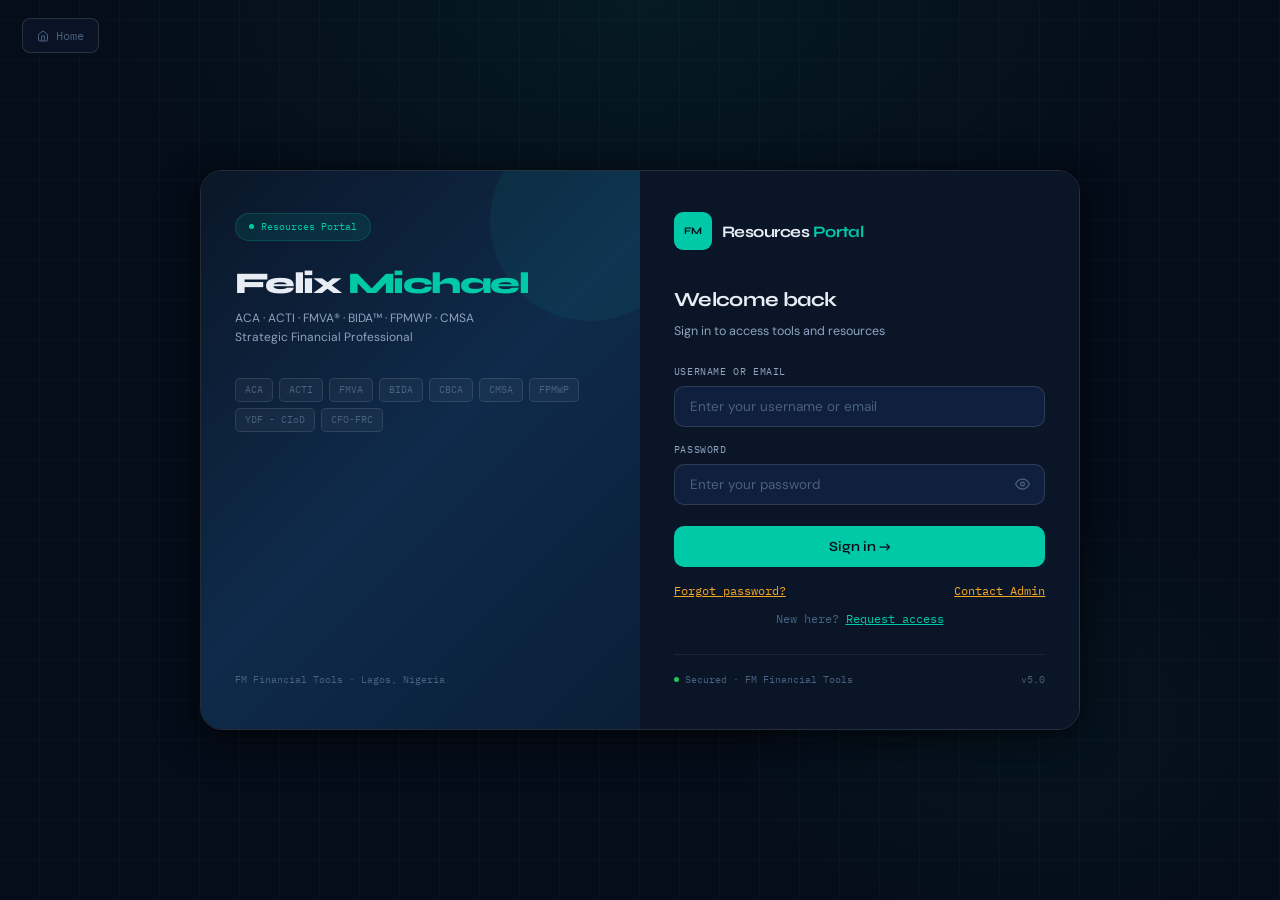
<file: portal/index.html>
<!DOCTYPE html>
<html lang="en">
<head>
<meta charset="UTF-8">
<meta name="viewport" content="width=device-width,initial-scale=1.0">
<title>FM Resources Portal</title>
<link rel="icon" type="image/svg+xml" href="data:image/svg+xml,<svg xmlns='http://www.w3.org/2000/svg' viewBox='0 0 32 32'><rect width='32' height='32' rx='7' fill='%2300c9a7'/><text x='50%25' y='50%25' dominant-baseline='central' text-anchor='middle' font-family='Arial' font-weight='700' font-size='11' fill='%230a1628'>FM</text></svg>">
<link rel="preconnect" href="https://fonts.googleapis.com">
<link rel="preconnect" href="https://fonts.gstatic.com" crossorigin>
<link href="https://fonts.googleapis.com/css2?family=IBM+Plex+Mono:wght@400;500&family=Syne:wght@500;600;700;800&family=DM+Sans:wght@300;400;500;600&display=swap" rel="stylesheet">
<style>
*,*::before,*::after{box-sizing:border-box;margin:0;padding:0}
:root{
  --n:#050d1a;--n2:#0a1628;--n3:#0f1f3d;--n4:#162747;
  --t:#00c9a7;--t2:#00a98e;--am:#f5a623;--rd:#e05252;--gr:#22c55e;
  --tx:#e8edf5;--tx2:#8fa3bf;--tx3:#4a6080;
  --b:rgba(255,255,255,.07);--b2:rgba(255,255,255,.13);
  --sf:rgba(255,255,255,.04);--sf2:rgba(255,255,255,.08);
  --r:10px;--mo:'IBM Plex Mono',monospace;--sa:'DM Sans',sans-serif;--di:'Syne',sans-serif;
  --sh:0 4px 24px rgba(0,0,0,.5),0 12px 48px rgba(0,0,0,.3);
}
html{font-size:15px}
body{font-family:var(--sa);background:var(--n);color:var(--tx);min-height:100vh;line-height:1.6}
.spin{width:14px;height:14px;border:2px solid rgba(10,22,40,.3);border-top-color:var(--n);border-radius:50%;animation:sp .7s linear infinite;display:inline-block}
@keyframes sp{to{transform:rotate(360deg)}}
@keyframes fadeUp{from{opacity:0;transform:translateY(16px)}to{opacity:1;transform:none}}
.ani{animation:fadeUp .4s ease both}

/* ══ LOGIN ══════════════════════════════════════════════════ */
#login-screen{display:flex;align-items:center;justify-content:center;min-height:100vh;padding:2rem;position:relative;overflow:hidden}
#login-screen::before{content:'';position:absolute;inset:0;background:radial-gradient(ellipse 60% 50% at 50% 0%,rgba(0,201,167,.07) 0%,transparent 70%),radial-gradient(ellipse 40% 40% at 80% 80%,rgba(0,201,167,.04) 0%,transparent 60%);pointer-events:none}
#login-screen::after{content:'';position:absolute;inset:0;background-image:repeating-linear-gradient(0deg,transparent,transparent 39px,rgba(255,255,255,.018) 39px,rgba(255,255,255,.018) 40px),repeating-linear-gradient(90deg,transparent,transparent 39px,rgba(255,255,255,.018) 39px,rgba(255,255,255,.018) 40px);pointer-events:none}
/* home link top-left */
.home-link{position:fixed;top:18px;left:22px;z-index:200;display:flex;align-items:center;gap:7px;background:rgba(10,22,40,.8);border:1px solid rgba(255,255,255,.13);border-radius:8px;padding:7px 14px;font-size:12px;font-family:var(--mo);color:var(--tx3);text-decoration:none;backdrop-filter:blur(8px);transition:all .2s}
.home-link:hover{color:var(--t);border-color:rgba(0,201,167,.3)}
.login-wrap{position:relative;z-index:1;width:100%;max-width:880px;display:grid;grid-template-columns:1fr 1fr;border-radius:22px;overflow:hidden;border:1px solid var(--b2);box-shadow:var(--sh)}
@media(max-width:700px){.login-wrap{grid-template-columns:1fr}.login-hero{display:none}}
.login-hero{background:linear-gradient(135deg,#0a1628 0%,#0f2a4a 50%,#0a1e38 100%);padding:2.75rem 2.25rem;display:flex;flex-direction:column;justify-content:space-between;position:relative;overflow:hidden}
.login-hero::before{content:'';position:absolute;top:-50px;right:-50px;width:200px;height:200px;border-radius:50%;background:rgba(0,201,167,.07)}
.hero-badge{display:inline-flex;align-items:center;gap:7px;background:rgba(0,201,167,.1);border:1px solid rgba(0,201,167,.2);border-radius:20px;padding:5px 13px;font-family:var(--mo);font-size:10px;color:var(--t);margin-bottom:1.75rem}
.hero-dot{width:5px;height:5px;border-radius:50%;background:var(--t)}
.hero-name{font-family:var(--di);font-size:clamp(1.5rem,3vw,2rem);font-weight:800;letter-spacing:-.05em;line-height:1.08;margin-bottom:.65rem;color:var(--tx)}
.hero-name span{color:var(--t)}
.hero-title{font-size:12px;color:var(--tx2);line-height:1.6;margin-bottom:2rem}
.hero-creds{display:flex;flex-wrap:wrap;gap:6px}
.cred{background:rgba(255,255,255,.04);border:1px solid rgba(255,255,255,.1);border-radius:5px;padding:3px 9px;font-size:10px;font-family:var(--mo);color:var(--tx3)}
.hero-footer{font-size:10px;color:var(--tx3);font-family:var(--mo);margin-top:1.75rem}
.login-form-side{background:var(--n2);padding:2.75rem 2.25rem;display:flex;flex-direction:column;justify-content:center}
.brand{display:flex;align-items:center;gap:10px;margin-bottom:2.25rem}
.brand-mark{width:38px;height:38px;background:var(--t);border-radius:9px;display:flex;align-items:center;justify-content:center;font-family:var(--di);font-size:10px;font-weight:700;color:var(--n)}
.brand-name{font-family:var(--di);font-size:16px;font-weight:700;letter-spacing:-.03em}
.brand-name span{color:var(--t)}
.form-h{font-family:var(--di);font-size:20px;font-weight:700;letter-spacing:-.03em;margin-bottom:5px}
.form-sub{font-size:12.5px;color:var(--tx2);margin-bottom:1.5rem}
.login-err{display:none;background:rgba(224,82,82,.1);border:1px solid rgba(224,82,82,.3);border-radius:var(--r);padding:9px 13px;font-size:12px;color:var(--rd);margin-bottom:1rem;font-family:var(--mo)}
.login-err.show{display:block}
.field{margin-bottom:1rem}
.field label{display:block;font-size:10px;font-family:var(--mo);color:var(--tx2);margin-bottom:6px;letter-spacing:.06em;text-transform:uppercase}
.field-wrap{position:relative}
.inp{width:100%;padding:11px 15px;background:var(--n3);border:1px solid var(--b2);border-radius:var(--r);color:var(--tx);font-family:var(--sa);font-size:13.5px;transition:border-color .2s,box-shadow .2s;outline:none}
.inp:focus{border-color:var(--t);box-shadow:0 0 0 3px rgba(0,201,167,.11)}
.inp::placeholder{color:var(--tx3)}
.eye-btn{position:absolute;right:11px;top:50%;transform:translateY(-50%);background:transparent;border:none;color:var(--tx3);cursor:pointer;padding:4px;display:flex;align-items:center;border-radius:4px;transition:color .2s}
.eye-btn:hover{color:var(--tx2)}
.btn-primary{width:100%;padding:12px;background:var(--t);border:none;border-radius:var(--r);color:var(--n);font-family:var(--di);font-size:14px;font-weight:600;cursor:pointer;transition:all .2s;margin-top:.4rem;display:flex;align-items:center;justify-content:center;gap:8px}
.btn-primary:hover{background:var(--t2);transform:translateY(-1px)}
.btn-primary:disabled{opacity:.6;cursor:not-allowed;transform:none}
.form-links{display:flex;justify-content:space-between;align-items:center;margin-top:1.1rem;font-size:11.5px;font-family:var(--mo);color:var(--tx3)}
.flink{color:var(--am);cursor:pointer;text-decoration:underline;background:none;border:none;font-family:var(--mo);font-size:11.5px;padding:0}
.flink.teal{color:var(--t)}
.form-foot{margin-top:1.75rem;padding-top:1.1rem;border-top:1px solid var(--b);display:flex;align-items:center;justify-content:space-between;font-size:10px;color:var(--tx3);font-family:var(--mo)}
.sec-dot{width:5px;height:5px;border-radius:50%;background:var(--gr)}

/* ══ AUTH CARDS (modals) ════════════════════════════════════ */
.auth-card{display:none;position:fixed;inset:0;z-index:300;background:rgba(5,13,26,.92);backdrop-filter:blur(8px);align-items:center;justify-content:center;padding:1.5rem}
.auth-card.open{display:flex}
.auth-inner{background:var(--n2);border:1px solid var(--b2);border-radius:18px;width:100%;max-width:430px;padding:2.1rem 1.9rem 1.9rem;box-shadow:var(--sh);position:relative}
.ac-close{position:absolute;top:14px;right:14px;background:transparent;border:1px solid var(--b2);color:var(--tx3);padding:5px 10px;border-radius:var(--r);cursor:pointer;font-size:11px;font-family:var(--mo);transition:all .2s}
.ac-close:hover{background:rgba(224,82,82,.1);border-color:rgba(224,82,82,.3);color:var(--rd)}
.ac-brand{display:flex;align-items:center;gap:10px;margin-bottom:1.35rem}
.ac-mark{width:38px;height:38px;border-radius:9px;display:flex;align-items:center;justify-content:center;font-family:var(--di);font-size:10px;font-weight:700;color:var(--n);flex-shrink:0}
.ac-title{font-family:var(--di);font-size:17px;font-weight:700;letter-spacing:-.02em}
.ac-sub{font-size:12.5px;color:var(--tx2);margin-bottom:1.35rem;line-height:1.55}
.ac-err{display:none;background:rgba(224,82,82,.1);border:1px solid rgba(224,82,82,.3);border-radius:var(--r);padding:9px 13px;font-size:12px;color:var(--rd);margin-bottom:.9rem;font-family:var(--mo)}
.ac-ok{display:none;background:rgba(34,197,94,.1);border:1px solid rgba(34,197,94,.25);border-radius:var(--r);padding:9px 13px;font-size:12px;color:var(--gr);margin-bottom:.9rem;font-family:var(--mo);line-height:1.6}
.ac-field{margin-bottom:.9rem}
.ac-field label{display:block;font-size:10px;font-family:var(--mo);color:var(--tx2);margin-bottom:5px;letter-spacing:.06em;text-transform:uppercase}
.ac-inp{width:100%;padding:10px 13px;background:var(--n3);border:1px solid var(--b2);border-radius:var(--r);color:var(--tx);font-family:var(--sa);font-size:13px;outline:none;transition:border-color .2s}
.ac-inp:focus{border-color:var(--t);box-shadow:0 0 0 3px rgba(0,201,167,.09)}
.ac-inp::placeholder{color:var(--tx3)}
.ac-ta{width:100%;padding:10px 13px;background:var(--n3);border:1px solid var(--b2);border-radius:var(--r);color:var(--tx);font-family:var(--sa);font-size:13px;outline:none;resize:vertical;min-height:85px;transition:border-color .2s}
.ac-ta:focus{border-color:var(--t);box-shadow:0 0 0 3px rgba(0,201,167,.09)}
.ac-btn{width:100%;padding:11px;border:none;border-radius:var(--r);color:var(--n);font-family:var(--di);font-size:14px;font-weight:600;cursor:pointer;transition:all .2s;display:flex;align-items:center;justify-content:center;gap:8px;margin-top:.4rem}
.ac-btn.teal{background:var(--t)}.ac-btn.teal:hover{background:var(--t2)}
.ac-btn.amber{background:var(--am)}.ac-btn.amber:hover{background:#e09416}
.ac-btn:disabled{opacity:.6;cursor:not-allowed}
.ac-back{text-align:center;margin-top:.9rem;font-size:12px;color:var(--tx3);font-family:var(--mo)}
.ac-back span{color:var(--t);cursor:pointer;text-decoration:underline}

/* ══ PORTAL DASHBOARD ═══════════════════════════════════════ */
#portal-screen{display:none}
#portal-bar{background:var(--n2);border-bottom:1px solid var(--b);padding:0 1.75rem;height:58px;display:flex;align-items:center;justify-content:space-between;position:sticky;top:0;z-index:100}
.plogo{font-family:var(--di);font-weight:700;font-size:17px;letter-spacing:-.03em;color:var(--tx);display:flex;align-items:center;gap:9px}
.plm{width:30px;height:30px;background:var(--t);border-radius:7px;display:flex;align-items:center;justify-content:center;font-size:9px;color:var(--n);font-weight:700}
.pbar-right{display:flex;align-items:center;gap:10px}
.user-chip{display:flex;align-items:center;gap:6px;background:var(--sf);border:1px solid var(--b2);border-radius:20px;padding:5px 12px;font-size:12px;color:var(--tx2);font-family:var(--mo);cursor:pointer;transition:all .2s;position:relative}
.user-chip:hover{border-color:var(--t);color:var(--t)}
.pbar-btn{display:flex;align-items:center;gap:6px;background:transparent;border:1px solid var(--b2);border-radius:var(--r);padding:6px 13px;font-size:11.5px;font-family:var(--mo);color:var(--tx3);cursor:pointer;transition:all .2s;text-decoration:none}
.pbar-btn:hover{background:var(--sf2);color:var(--tx)}
.pbar-btn.danger:hover{background:rgba(224,82,82,.1);border-color:rgba(224,82,82,.3);color:var(--rd)}
.admin-btn{display:none;align-items:center;gap:6px;background:rgba(0,201,167,.08);border:1px solid rgba(0,201,167,.25);border-radius:var(--r);padding:6px 13px;font-size:11.5px;font-family:var(--mo);color:var(--t);cursor:pointer;transition:all .2s}
.admin-btn:hover{background:rgba(0,201,167,.15)}
.admin-btn.show{display:flex}

/* user dropdown */
.chip-dropdown{display:none;position:absolute;top:calc(100% + 8px);right:0;background:var(--n2);border:1px solid var(--b2);border-radius:var(--r);min-width:200px;box-shadow:var(--sh);z-index:50;overflow:hidden}
.chip-dropdown.open{display:block}
.chip-dd-item{display:flex;align-items:center;gap:9px;padding:10px 14px;font-size:12.5px;cursor:pointer;color:var(--tx2);transition:all .15s;border:none;background:transparent;width:100%;text-align:left;font-family:var(--sa)}
.chip-dd-item:hover{background:var(--sf2);color:var(--tx)}
.chip-dd-sep{height:1px;background:var(--b)}

/* password change modal */
#chpwd-modal{display:none;position:fixed;inset:0;z-index:400;background:rgba(5,13,26,.92);backdrop-filter:blur(8px);align-items:center;justify-content:center;padding:1.5rem}
#chpwd-modal.open{display:flex}

/* portal main */
#portal-main{max-width:1060px;margin:0 auto;padding:2.75rem 1.5rem 4rem}
.p-welcome{margin-bottom:2.75rem}
.p-welcome h1{font-family:var(--di);font-size:26px;font-weight:700;letter-spacing:-.04em;margin-bottom:5px}
.p-welcome h1 span{color:var(--t)}
.p-welcome p{font-size:13px;color:var(--tx2)}
.p-section-title{font-family:var(--mo);font-size:10px;letter-spacing:.1em;text-transform:uppercase;color:var(--tx3);margin-bottom:1.1rem;display:flex;align-items:center;gap:10px}
.p-section-title::after{content:'';flex:1;height:1px;background:var(--b)}
.resources-grid{display:grid;grid-template-columns:repeat(auto-fill,minmax(270px,1fr));gap:1.1rem;margin-bottom:2.75rem}
.rc{background:var(--n2);border:1px solid var(--b);border-radius:14px;padding:1.6rem;cursor:pointer;transition:all .25s;text-decoration:none;display:block;position:relative;overflow:hidden}
.rc::before{content:'';position:absolute;inset:0;background:rgba(0,201,167,.04);opacity:0;transition:opacity .25s}
.rc:hover{border-color:var(--t);transform:translateY(-2px);box-shadow:0 8px 28px rgba(0,0,0,.3)}
.rc:hover::before{opacity:1}
.rc.soon{cursor:default;opacity:.55}
.rc.soon:hover{transform:none;border-color:var(--b);box-shadow:none}
.rc.soon:hover::before{opacity:0}
.rc-icon{width:46px;height:46px;border-radius:11px;display:flex;align-items:center;justify-content:center;font-size:20px;margin-bottom:1.1rem;position:relative;z-index:1}
.rc-title{font-family:var(--di);font-size:16px;font-weight:700;letter-spacing:-.02em;margin-bottom:5px;position:relative;z-index:1}
.rc-desc{font-size:12.5px;color:var(--tx2);line-height:1.55;margin-bottom:1.1rem;position:relative;z-index:1}
.rc-tag{display:inline-flex;align-items:center;gap:5px;padding:3px 9px;border-radius:20px;font-size:10px;font-family:var(--mo);font-weight:500;position:relative;z-index:1}
.rc-tag.live{background:rgba(34,197,94,.1);color:var(--gr);border:1px solid rgba(34,197,94,.2)}
.rc-tag.soon{background:rgba(245,166,35,.1);color:var(--am);border:1px solid rgba(245,166,35,.2)}
.rc-arr{position:absolute;right:1.35rem;bottom:1.35rem;color:var(--t);opacity:0;transition:all .25s;font-size:16px}
.rc:hover .rc-arr{opacity:1;transform:translateX(4px)}
.p-footer{text-align:center;padding-top:1.75rem;border-top:1px solid var(--b);font-family:var(--mo);font-size:11px;color:var(--tx3)}
.p-footer span{color:var(--t)}
.expiry-notice{background:rgba(245,166,35,.07);border:1px solid rgba(245,166,35,.2);border-radius:var(--r);padding:9px 14px;font-size:12px;color:var(--am);font-family:var(--mo);margin-bottom:1.75rem;display:none}

/* ══ ADMIN PANEL ════════════════════════════════════════════ */
#admin-panel{display:none;position:fixed;inset:0;z-index:200;background:rgba(5,13,26,.95);backdrop-filter:blur(8px);overflow-y:auto}
#admin-bar{background:var(--n2);border-bottom:1px solid var(--b);padding:0 1.75rem;height:58px;display:flex;align-items:center;justify-content:space-between;position:sticky;top:0;z-index:10}
#admin-main{max-width:980px;margin:0 auto;padding:2.5rem 1.5rem 4rem}
.admin-section-title{font-family:var(--di);font-size:20px;font-weight:700;letter-spacing:-.03em;margin-bottom:1.5rem}
.admin-section-title span{color:var(--t)}
.users-table{width:100%;border-collapse:collapse;font-size:12.5px}
.users-table th{background:var(--n3);color:var(--tx3);font-family:var(--mo);font-size:10px;letter-spacing:.06em;text-transform:uppercase;padding:9px 12px;text-align:left;border-bottom:1px solid var(--b)}
.users-table td{padding:10px 12px;border-bottom:1px solid var(--b);vertical-align:middle}
.users-table tr:last-child td{border-bottom:none}
.users-table tr:hover td{background:var(--sf)}
.role-badge{display:inline-flex;align-items:center;padding:2px 9px;border-radius:20px;font-size:10px;font-family:var(--mo);font-weight:500}
.role-badge.admin{background:rgba(0,201,167,.12);color:var(--t);border:1px solid rgba(0,201,167,.25)}
.role-badge.user{background:var(--sf2);color:var(--tx3);border:1px solid var(--b2)}
.sdot{width:7px;height:7px;border-radius:50%;display:inline-block}
.sdot.active{background:var(--gr)}.sdot.inactive{background:var(--rd)}
.admin-msg{padding:9px 13px;border-radius:var(--r);font-size:12px;font-family:var(--mo);margin-bottom:1rem;display:none}
.admin-msg.ok{background:rgba(34,197,94,.1);border:1px solid rgba(34,197,94,.25);color:var(--gr);display:block}
.admin-msg.err{background:rgba(224,82,82,.1);border:1px solid rgba(224,82,82,.3);color:var(--rd);display:block}
.admin-toolbar{display:flex;align-items:center;justify-content:space-between;margin-bottom:1rem;flex-wrap:wrap;gap:.75rem}
.add-btn{background:var(--t);border:none;border-radius:var(--r);color:var(--n);font-family:var(--di);font-size:13px;font-weight:600;padding:8px 18px;cursor:pointer;transition:all .2s;display:flex;align-items:center;gap:6px}
.add-btn:hover{background:var(--t2)}
.act-btn{background:transparent;border:1px solid var(--b2);color:var(--tx3);padding:4px 10px;border-radius:6px;cursor:pointer;font-size:11px;font-family:var(--mo);transition:all .2s}
.act-btn:hover{background:var(--sf2);color:var(--tx)}
.act-btn.danger:hover{background:rgba(224,82,82,.1);border-color:rgba(224,82,82,.3);color:var(--rd)}

/* user form modal */
#user-modal{display:none;position:fixed;inset:0;z-index:500;background:rgba(5,13,26,.92);backdrop-filter:blur(8px);align-items:center;justify-content:center;padding:1.5rem}
#user-modal.open{display:flex}
.um-card{background:var(--n2);border:1px solid var(--b2);border-radius:16px;width:100%;max-width:420px;padding:2rem;box-shadow:var(--sh)}
.um-title{font-family:var(--di);font-size:17px;font-weight:700;margin-bottom:1.35rem;letter-spacing:-.02em}
.um-field{margin-bottom:.9rem}
.um-field label{display:block;font-size:10px;font-family:var(--mo);color:var(--tx2);margin-bottom:5px;letter-spacing:.06em;text-transform:uppercase}
.um-inp{width:100%;padding:10px 13px;background:var(--n3);border:1px solid var(--b2);border-radius:var(--r);color:var(--tx);font-family:var(--sa);font-size:13px;outline:none;transition:border-color .2s}
.um-inp:focus{border-color:var(--t);box-shadow:0 0 0 3px rgba(0,201,167,.09)}
.um-select{width:100%;padding:9px 34px 9px 13px;background:var(--sf);border:1px solid var(--b2);border-radius:var(--r);color:var(--tx);font-family:var(--sa);font-size:13px;cursor:pointer;appearance:none;outline:none;background-image:url("data:image/svg+xml,%3Csvg xmlns='http://www.w3.org/2000/svg' width='11' height='11' viewBox='0 0 24 24' fill='none' stroke='%238fa3bf' stroke-width='2'%3E%3Cpath d='m6 9 6 6 6-6'/%3E%3C/svg%3E");background-repeat:no-repeat;background-position:right 11px center}
.um-select:focus{border-color:var(--t)}
.um-err{font-size:12px;color:var(--rd);font-family:var(--mo);margin-top:.65rem;display:none}
.um-err.show{display:block}
.um-row{display:flex;gap:.65rem;justify-content:flex-end;margin-top:1.35rem}
.um-cancel{background:transparent;border:1px solid var(--b2);color:var(--tx2);padding:8px 16px;border-radius:var(--r);cursor:pointer;font-size:13px;transition:all .2s}
.um-cancel:hover{background:var(--sf2)}
.um-submit{background:var(--t);border:none;color:var(--n);padding:8px 18px;border-radius:var(--r);cursor:pointer;font-family:var(--di);font-size:13px;font-weight:600;transition:all .2s}
.um-submit:hover{background:var(--t2)}
.um-submit:disabled{opacity:.5;cursor:not-allowed}
</style>
</head>
<body>

<!-- Home link visible on login screen -->
<a href="../" class="home-link" id="home-link">
  <svg width="12" height="12" viewBox="0 0 24 24" fill="none" stroke="currentColor" stroke-width="2"><path d="m3 9 9-7 9 7v11a2 2 0 0 1-2 2H5a2 2 0 0 1-2-2z"/><polyline points="9 22 9 12 15 12 15 22"/></svg>
  Home
</a>

<!-- ══ LOGIN SCREEN ═══════════════════════════════════════ -->
<div id="login-screen">
  <div class="login-wrap ani">
    <div class="login-hero">
      <div>
        <div class="hero-badge"><span class="hero-dot"></span>Resources Portal</div>
        <div class="hero-name">Felix <span>Michael</span></div>
        <div class="hero-title">ACA · ACTI · FMVA® · BIDA™ · FPMWP · CMSA <br>Strategic Financial Professional</div>
        <div class="hero-creds">
          <span class="cred">ACA</span><span class="cred">ACTI</span><span class="cred">FMVA</span>
          <span class="cred">BIDA</span><span class="cred">CBCA</span><span class="cred">CMSA</span>
          <span class="cred">FPMWP</span><span class="cred">YDF - CIoD</span><span class="cred">CFO-FRC</span>
        </div>
      </div>
      <div class="hero-footer">FM Financial Tools · Lagos, Nigeria</div>
    </div>
    <div class="login-form-side">
      <div class="brand">
        <div class="brand-mark">FM</div>
        <div class="brand-name">Resources <span>Portal</span></div>
      </div>
      <div class="form-h">Welcome back</div>
      <div class="form-sub">Sign in to access tools and resources</div>
      <div class="login-err" id="login-err"></div>
      <div class="field"><label>Username or Email</label><input class="inp" type="text" id="usr" placeholder="Enter your username or email" autocomplete="username"></div>
      <div class="field"><label>Password</label>
        <div class="field-wrap">
          <input class="inp" type="password" id="pwd" placeholder="Enter your password" autocomplete="current-password">
          <button class="eye-btn" type="button" id="eye-btn">
            <svg id="eye-show" width="15" height="15" viewBox="0 0 24 24" fill="none" stroke="currentColor" stroke-width="2"><path d="M1 12s4-8 11-8 11 8 11 8-4 8-11 8-11-8-11-8z"/><circle cx="12" cy="12" r="3"/></svg>
            <svg id="eye-hide" width="15" height="15" viewBox="0 0 24 24" fill="none" stroke="currentColor" stroke-width="2" style="display:none"><path d="M17.94 17.94A10.07 10.07 0 0 1 12 20c-7 0-11-8-11-8a18.45 18.45 0 0 1 5.06-5.94M9.9 4.24A9.12 9.12 0 0 1 12 4c7 0 11 8 11 8a18.5 18.5 0 0 1-2.16 3.19m-6.72-1.07a3 3 0 1 1-4.24-4.24"/><line x1="1" y1="1" x2="23" y2="23"/></svg>
          </button>
        </div>
      </div>
      <button class="btn-primary" id="login-btn">
        <span id="lbt">Sign in →</span>
        <span id="lbl" style="display:none;align-items:center;gap:8px"><span class="spin"></span>Signing in...</span>
      </button>
      <div class="form-links">
        <button class="flink" id="open-forgot">Forgot password?</button>
        <button class="flink" id="open-contact">Contact Admin</button>
      </div>
      <div style="text-align:center;margin-top:.7rem;font-size:12px;color:var(--tx3);font-family:var(--mo)">
        New here? <button class="flink teal" id="open-signup">Request access</button>
      </div>
      <div class="form-foot">
        <div style="display:flex;align-items:center;gap:6px"><span class="sec-dot"></span>Secured · FM Financial Tools</div>
        <span>v5.0</span>
      </div>
    </div>
  </div>
</div>

<!-- ══ SIGNUP ════════════════════════════════════════════ -->
<div class="auth-card" id="signup-card">
  <div class="auth-inner ani">
    <button class="ac-close" id="signup-close">✕</button>
    <div class="ac-brand"><div class="ac-mark" style="background:var(--t)">FM</div><div class="ac-title">Request Access</div></div>
    <div class="ac-sub">Fill in your details. A confirmation email will be sent to complete setup.</div>
    <div class="ac-err" id="su-err"></div><div class="ac-ok" id="su-ok"></div>
    <div class="ac-field"><label>Surname</label><input class="ac-inp" type="text" id="su-surname" placeholder="e.g. Michael"></div>
    <div class="ac-field"><label>Other Names</label><input class="ac-inp" type="text" id="su-other" placeholder="e.g. Felix Happy"></div>
    <div class="ac-field"><label>Email Address</label><input class="ac-inp" type="email" id="su-email" placeholder="e.g. felix@company.com"></div>
    <div class="ac-field"><label>Phone Number</label><input class="ac-inp" type="tel" id="su-phone" placeholder="e.g. 08012345678"></div>
    <button class="ac-btn teal" id="su-btn"><span class="bt">Sign up →</span><span class="bl" style="display:none;align-items:center;gap:8px"><span class="spin"></span>Sending...</span></button>
    <div class="ac-back">Already have access? <span id="su-to-login">Sign in</span></div>
  </div>
</div>

<!-- ══ SET PASSWORD ══════════════════════════════════════ -->
<div class="auth-card" id="setpwd-card">
  <div class="auth-inner ani">
    <div class="ac-brand"><div class="ac-mark" style="background:var(--t)">FM</div><div class="ac-title">Set Your Password</div></div>
    <div class="ac-sub" id="setpwd-greeting">Welcome! Create your password to complete setup.</div>
    <div class="ac-err" id="sp-err"></div><div class="ac-ok" id="sp-ok"></div>
    <div class="ac-field"><label>New Password</label><input class="ac-inp" type="password" id="sp-pwd" placeholder="Minimum 8 characters"></div>
    <div class="ac-field"><label>Confirm Password</label><input class="ac-inp" type="password" id="sp-cpwd" placeholder="Re-enter your password"></div>
    <button class="ac-btn teal" id="sp-btn"><span class="bt">Set Password & Continue →</span><span class="bl" style="display:none;align-items:center;gap:8px"><span class="spin"></span>Saving...</span></button>
  </div>
</div>

<!-- ══ FORGOT PASSWORD ═══════════════════════════════════ -->
<div class="auth-card" id="forgot-card">
  <div class="auth-inner ani">
    <button class="ac-close" id="forgot-close">✕</button>
    <div class="ac-brand"><div class="ac-mark" style="background:var(--am)">FM</div><div class="ac-title">Forgot Password?</div></div>
    <div class="ac-sub">Enter your registered email and we'll send a reset link.</div>
    <div class="ac-err" id="fp-err"></div><div class="ac-ok" id="fp-ok"></div>
    <div class="ac-field"><label>Email Address</label><input class="ac-inp" type="email" id="fp-email" placeholder="Your registered email"></div>
    <button class="ac-btn amber" id="fp-btn"><span class="bt">Send Reset Link →</span><span class="bl" style="display:none;align-items:center;gap:8px"><span class="spin"></span>Sending...</span></button>
    <div class="ac-back">Remembered it? <span id="fp-to-login">Sign in</span></div>
  </div>
</div>

<!-- ══ RESET PASSWORD ════════════════════════════════════ -->
<div class="auth-card" id="resetpwd-card">
  <div class="auth-inner ani">
    <div class="ac-brand"><div class="ac-mark" style="background:var(--am)">FM</div><div class="ac-title">Reset Password</div></div>
    <div class="ac-sub" id="rp-greeting">Enter your new password.</div>
    <div class="ac-err" id="rp-err"></div><div class="ac-ok" id="rp-ok"></div>
    <div class="ac-field"><label>New Password</label><input class="ac-inp" type="password" id="rp-pwd" placeholder="Minimum 8 characters"></div>
    <div class="ac-field"><label>Confirm New Password</label><input class="ac-inp" type="password" id="rp-cpwd" placeholder="Re-enter password"></div>
    <button class="ac-btn amber" id="rp-btn"><span class="bt">Reset Password →</span><span class="bl" style="display:none;align-items:center;gap:8px"><span class="spin"></span>Saving...</span></button>
  </div>
</div>

<!-- ══ CONTACT ADMIN ═════════════════════════════════════ -->
<div class="auth-card" id="contact-card">
  <div class="auth-inner ani">
    <button class="ac-close" id="contact-close">✕</button>
    <div class="ac-brand"><div class="ac-mark" style="background:var(--am)">FM</div><div class="ac-title">Contact <span style="color:var(--am)">Admin</span></div></div>
    <div class="ac-sub">Send a message to the administrator. You'll receive a reply at your email address.</div>
    <div class="ac-err" id="ca-err"></div><div class="ac-ok" id="ca-ok"></div>
    <div class="ac-field"><label>Username</label><input class="ac-inp" type="text" id="ca-username" placeholder="Your username"></div>
    <div class="ac-field"><label>Email Address</label><input class="ac-inp" type="email" id="ca-email" placeholder="Your email address"></div>
    <div class="ac-field"><label>Message / Request</label><textarea class="ac-ta" id="ca-msg" placeholder="Describe your request..."></textarea></div>
    <button class="ac-btn amber" id="ca-btn"><span class="bt">Send Message →</span><span class="bl" style="display:none;align-items:center;gap:8px"><span class="spin"></span>Sending...</span></button>
    <p style="text-align:center;font-size:10.5px;color:var(--tx3);font-family:var(--mo);margin-top:.7rem">Your Username is usually surname.othername</p>
  </div>
</div>

<!-- ══ CHANGE PASSWORD MODAL ═════════════════════════════ -->
<div id="chpwd-modal">
  <div class="auth-inner ani">
    <button class="ac-close" id="chpwd-close">✕</button>
    <div class="ac-brand"><div class="ac-mark" style="background:var(--t)">FM</div><div class="ac-title">Change Password</div></div>
    <div class="ac-sub">Enter your current password and choose a new one.</div>
    <div class="ac-err" id="chpwd-err"></div><div class="ac-ok" id="chpwd-ok"></div>
    <div class="ac-field"><label>Current Password</label><input class="ac-inp" type="password" id="ch-current" placeholder="Your current password"></div>
    <div class="ac-field"><label>New Password</label><input class="ac-inp" type="password" id="ch-new" placeholder="Minimum 8 characters"></div>
    <div class="ac-field"><label>Confirm New Password</label><input class="ac-inp" type="password" id="ch-confirm" placeholder="Re-enter new password"></div>
    <button class="ac-btn teal" id="chpwd-btn"><span class="bt">Change Password →</span><span class="bl" style="display:none;align-items:center;gap:8px"><span class="spin"></span>Saving...</span></button>
  </div>
</div>

<!-- ══ PORTAL DASHBOARD ══════════════════════════════════ -->
<div id="portal-screen">
  <div id="portal-bar">
    <div class="plogo"><div class="plm">FM</div>Resources <span style="color:var(--t);margin-left:5px">Portal</span></div>
    <div class="pbar-right">
      <button class="admin-btn" id="admin-panel-btn">
        <svg width="12" height="12" viewBox="0 0 24 24" fill="none" stroke="currentColor" stroke-width="2"><circle cx="12" cy="8" r="4"/><path d="M20 21a8 8 0 1 0-16 0"/><circle cx="20" cy="20" r="2"/><path d="M20 18v-1M20 22v-1M18 20h-1M22 20h-1"/></svg>
        Admin Panel
      </button>
      <a href="../" class="pbar-btn">
        <svg width="12" height="12" viewBox="0 0 24 24" fill="none" stroke="currentColor" stroke-width="2"><path d="m3 9 9-7 9 7v11a2 2 0 0 1-2 2H5a2 2 0 0 1-2-2z"/><polyline points="9 22 9 12 15 12 15 22"/></svg>
        Home
      </a>
      <div class="user-chip" id="user-chip" tabindex="0">
        <svg width="12" height="12" viewBox="0 0 24 24" fill="none" stroke="currentColor" stroke-width="2"><path d="M20 21v-2a4 4 0 0 0-4-4H8a4 4 0 0 0-4 4v2"/><circle cx="12" cy="7" r="4"/></svg>
        <span id="portal-user-name">User</span>
        <svg width="10" height="10" viewBox="0 0 24 24" fill="none" stroke="currentColor" stroke-width="2"><path d="m6 9 6 6 6-6"/></svg>
        <div class="chip-dropdown" id="chip-dropdown">
          <button class="chip-dd-item" id="dd-chpwd">
            <svg width="13" height="13" viewBox="0 0 24 24" fill="none" stroke="currentColor" stroke-width="2"><rect x="3" y="11" width="18" height="11" rx="2"/><path d="M7 11V7a5 5 0 0 1 10 0v4"/></svg>
            Change Password
          </button>
          <div class="chip-dd-sep"></div>
          <button class="chip-dd-item" id="dd-logout" style="color:var(--rd)">
            <svg width="13" height="13" viewBox="0 0 24 24" fill="none" stroke="currentColor" stroke-width="2"><path d="M9 21H5a2 2 0 0 1-2-2V5a2 2 0 0 1 2-2h4"/><polyline points="16 17 21 12 16 7"/><line x1="21" y1="12" x2="9" y2="12"/></svg>
            Sign out
          </button>
        </div>
      </div>
    </div>
  </div>
  <div id="portal-main">
    <div id="expiry-notice" class="expiry-notice"></div>
    <div class="p-welcome ani">
      <h1>Welcome back, <span id="portal-welcome-name">there</span> 👋</h1>
      <p>Select a tool or resource below to get started.</p>
    </div>
    <div class="p-section-title">Available Tools</div>
    <div class="resources-grid">
      <a href="../job/" class="rc ani">
        <div class="rc-icon" style="background:rgba(0,201,167,.12)">💼</div>
        <div class="rc-title">Job Portal</div>
        <div class="rc-desc">FM 360 Live Job Update: Find every opportunity, every day.</div>
        <span class="rc-tag live"><span style="width:5px;height:5px;border-radius:50%;background:var(--gr);display:inline-block"></span>Live</span>
        <div class="rc-arr">→</div>
      </a>

     <a href="../gmi/" class="rc ani">
       <div class="rc-icon" style="background:rgba(0,201,167,.12)">🏦</div>
        <div class="rc-title">Global Market Intelligence</div>
        <div class="rc-desc">FM 360 Live Capital Market &amp; FX rate Update: Get up to date Capital Market &amp; FX rate 24/7.</div>
        <span class="rc-tag live"><span style="width:5px;height:5px;border-radius:50%;background:var(--gr);display:inline-block"></span>Live</span>
        <div class="rc-arr">→</div>
      </a>

   
<!--
       <div class="rc soon ani" style="animation-delay:.24s">
        <div class="rc-icon" style="background:rgba(167,139,250,.1)">📋</div>
        <div class="rc-title">Capital Market &amp; FX Rate Indicator</div>
        <div class="rc-desc">FM 360 Live Capital Market &amp; FX rate Update: Get up to date Capital Market &amp; FX rate 24/7.</div>
        <span class="rc-tag soon">Coming soon</span>
      </div>
      
-->
        <a href="../recon/" class="rc ani">
        <div class="rc-icon" style="background:rgba(0,201,167,.12)">🏦</div>
        <div class="rc-title">Bank Reconciliation</div>
        <div class="rc-desc">Automated bank-to-GL reconciliation engine with fuzzy matching, multi-pass logic and full audit trail.</div>
        <span class="rc-tag live"><span style="width:5px;height:5px;border-radius:50%;background:var(--gr);display:inline-block"></span>Live</span>
        <div class="rc-arr">→</div>
      </a>
      <a href="../receivables/" class="rc ani" style="animation-delay:.16s">
        <div class="rc-icon" style="background:rgba(245,166,35,.12)">🧾</div>
        <div class="rc-title">Receivables Tracker</div>
        <div class="rc-desc">Track debtors, manage outstanding invoices, ageing analysis and automated payment reminders.</div>
        <span class="rc-tag live"><span style="width:5px;height:5px;border-radius:50%;background:var(--gr);display:inline-block"></span>Live</span>
        <div class="rc-arr">→</div>
      </a>
<!--
       <a href="../treasury/" class="rc ani">
       <div class="rc-icon" style="background:rgba(0,201,167,.12)">🏦</div>
        <div class="rc-title">Treasury Dashboard</div>
        <div class="rc-desc">Cash position monitoring, liquidity management and investment portfolio tracking.</div>
        <span class="rc-tag live"><span style="width:5px;height:5px;border-radius:50%;background:var(--gr);display:inline-block"></span>Live</span>
        <div class="rc-arr">→</div>
      </a>
-->
      <div class="rc soon ani" style="animation-delay:.24s">
        <div class="rc-icon" style="background:rgba(167,139,250,.1)">📋</div>
        <div class="rc-title">Financial Models</div>
        <div class="rc-desc">Dynamic budgeting, forecasting and ALM models for finance teams in regulated environments.</div>
        <span class="rc-tag soon">Coming soon</span>
      </div>
    
      <div class="rc soon ani" style="animation-delay:.4s">
        <div class="rc-icon" style="background:rgba(52,211,153,.1)">💰</div>
        <div class="rc-title">Treasury Dashboard</div>
        <div class="rc-desc">Cash position monitoring, liquidity management and investment portfolio tracking.</div>
        <span class="rc-tag soon">Coming soon</span>
      </div>
   
    </div>
    <div class="p-footer">&copy; <span id="yr"></span> <span>Felix Happy Michael</span> · FM Financial Tools · All rights reserved</div>
  </div>
</div>

<!-- ══ ADMIN PANEL ═══════════════════════════════════════ -->
<div id="admin-panel">
  <div id="admin-bar">
    <div class="plogo"><div class="plm">FM</div>Admin <span style="color:var(--t);margin-left:5px">Panel</span></div>
    <div class="pbar-right">
      <button class="pbar-btn" id="admin-back-portal">← Back to Portal</button>
      <a href="../" class="pbar-btn">
        <svg width="12" height="12" viewBox="0 0 24 24" fill="none" stroke="currentColor" stroke-width="2"><path d="m3 9 9-7 9 7v11a2 2 0 0 1-2 2H5a2 2 0 0 1-2-2z"/><polyline points="9 22 9 12 15 12 15 22"/></svg>
        Home
      </a>
      <button class="pbar-btn danger" id="admin-logout">Sign out</button>
    </div>
  </div>
  <div id="admin-main">
    <div class="admin-section-title">Manage <span>Users</span></div>
    <div class="admin-msg" id="admin-msg"></div>
    <div class="admin-toolbar">
      <div style="font-size:12px;color:var(--tx3);font-family:var(--mo)">All registered users</div>
      <button class="add-btn" id="add-user-btn">
        <svg width="12" height="12" viewBox="0 0 24 24" fill="none" stroke="currentColor" stroke-width="2.5"><line x1="12" y1="5" x2="12" y2="19"/><line x1="5" y1="12" x2="19" y2="12"/></svg>
        Add User
      </button>
    </div>
    <div style="overflow-x:auto;border:1px solid var(--b);border-radius:var(--r)">
      <table class="users-table">
        <thead><tr><th>Username</th><th>Name</th><th>Email</th><th>Role</th><th>Status</th><th>Last Login</th><th>Actions</th></tr></thead>
        <tbody id="users-tbody"><tr><td colspan="7" style="text-align:center;padding:2rem;color:var(--tx3);font-family:var(--mo);font-size:12px">Loading...</td></tr></tbody>
      </table>
      
      <a href="../receivables/" class="rc ani" style="animation-delay:.16s">
        <div class="rc-icon" style="background:rgba(245,166,35,.12)">🧾</div>
        <div class="rc-title">Receivables Tracker</div>
        <div class="rc-desc">Testing live.</div>
       </a>  
      
    </div>
  </div>
</div>

<!-- ══ USER FORM MODAL ═══════════════════════════════════ -->
<div id="user-modal">
  <div class="um-card ani">
    <div class="um-title" id="um-title">Add User</div>
    <div class="um-field"><label>Full Name</label><input class="um-inp" type="text" id="um-name" placeholder="e.g. John Doe"></div>
    <div class="um-field"><label>Username</label><input class="um-inp" type="text" id="um-username" placeholder="e.g. john.doe" autocomplete="off"></div>
    <div class="um-field"><label>Email Address</label><input class="um-inp" type="email" id="um-email" placeholder="e.g. john@company.com"></div>
    <div class="um-field">
      <label>Password <span id="um-pwd-hint" style="color:var(--tx3);text-transform:none;letter-spacing:0">(leave blank to keep current)</span></label>
      <input class="um-inp" type="password" id="um-pwd" placeholder="Min 8 characters" autocomplete="new-password">
    </div>
    <div class="um-field"><label>Role</label>
      <select class="um-select" id="um-role"><option value="user">User</option><option value="admin">Admin</option></select>
    </div>
    <div class="um-field" id="um-active-field" style="display:none"><label>Status</label>
      <select class="um-select" id="um-active"><option value="true">Active</option><option value="false">Inactive</option></select>
    </div>
    <div class="um-err" id="um-err"></div>
    <div class="um-row">
      <button class="um-cancel" id="um-cancel">Cancel</button>
      <button class="um-submit" id="um-submit">Create User</button>
    </div>
  </div>
</div>

<script>
'use strict';
var API='https://eis-recbackend.onrender.com/api';
var _tok=null,_user=null;

// wake up backend silently
(function(){fetch(API+'/health',{method:'GET'}).catch(function(){});})();

// helpers
function btnLoad(btn,on){
  btn.querySelector('.bt').style.display=on?'none':'';
  var bl=btn.querySelector('.bl');bl.style.display=on?'flex':'none';btn.disabled=on;
}
function showErr(id,msg){var e=document.getElementById(id);e.textContent=msg;e.style.display='block';}
function showOk(id,msg){var e=document.getElementById(id);e.textContent=msg;e.style.display='block';}
function hideMsg(){[].slice.call(arguments).forEach(function(id){var e=document.getElementById(id);if(e)e.style.display='none';});}
function openCard(id){document.querySelectorAll('.auth-card').forEach(function(c){c.classList.remove('open');});document.getElementById(id).classList.add('open');}
function closeCard(id){document.getElementById(id).classList.remove('open');}
async function apiFetch(path, opts) {
  opts = opts || {};

  var headers = {
    'Content-Type': 'application/json'
  };

  if (_tok) {
    headers['Authorization'] = 'Bearer ' + _tok;
  }

  var res = await fetch(
    API + path,
    Object.assign({}, opts, {
      headers: Object.assign(headers, opts.headers || {})
    })
  );

  const text = await res.text();

  let data;

  try {
    data = JSON.parse(text);
  } catch (e) {
    throw new Error(
      'Server returned HTML instead of JSON. Check API URL.'
    );
  }

  if (!res.ok) {
    throw new Error(
      data.message ||
      data.error ||
      'Request failed'
    );
  }

  return data;
}

// eye toggle
document.getElementById('eye-btn').addEventListener('click',function(){
  var inp=document.getElementById('pwd');var show=inp.type==='password';
  inp.type=show?'text':'password';
  document.getElementById('eye-show').style.display=show?'none':'';
  document.getElementById('eye-hide').style.display=show?'':'none';
});

// card triggers
document.getElementById('open-signup').addEventListener('click',function(){openCard('signup-card');});
document.getElementById('open-forgot').addEventListener('click',function(){openCard('forgot-card');});
document.getElementById('open-contact').addEventListener('click',function(){openCard('contact-card');});
['signup-close','forgot-close','contact-close'].forEach(function(id){
  document.getElementById(id).addEventListener('click',function(){document.querySelectorAll('.auth-card').forEach(function(c){c.classList.remove('open');});});
});
document.getElementById('su-to-login').addEventListener('click',function(){document.querySelectorAll('.auth-card').forEach(function(c){c.classList.remove('open');});});
document.getElementById('fp-to-login').addEventListener('click',function(){document.querySelectorAll('.auth-card').forEach(function(c){c.classList.remove('open');});});
document.querySelectorAll('.auth-card').forEach(function(card){card.addEventListener('click',function(e){if(e.target===card)card.classList.remove('open');});});

// screens
function showLogin(){
  document.getElementById('login-screen').style.display='flex';
  document.getElementById('portal-screen').style.display='none';
  document.getElementById('admin-panel').style.display='none';
  document.getElementById('home-link').style.display='flex';
}
function showPortal(user){
  _user=user;
  document.getElementById('login-screen').style.display='none';
  document.getElementById('portal-screen').style.display='block';
  document.getElementById('admin-panel').style.display='none';
  document.getElementById('home-link').style.display='none';
  document.getElementById('portal-user-name').textContent=user.name;
  document.getElementById('portal-welcome-name').textContent=user.name.split(' ')[0];
  document.getElementById('yr').textContent=new Date().getFullYear();
  if(user.role==='admin')document.getElementById('admin-panel-btn').classList.add('show');
  else document.getElementById('admin-panel-btn').classList.remove('show');
}
function showAdmin(){
  document.getElementById('portal-screen').style.display='none';
  document.getElementById('admin-panel').style.display='block';
  loadUsers();
}

// LOGIN
document.getElementById('login-btn').addEventListener('click',async function(){
  var u=document.getElementById('usr').value.trim();var p=document.getElementById('pwd').value;
  document.getElementById('login-err').classList.remove('show');
  if(!u||!p){document.getElementById('login-err').textContent='Please enter both username and password.';document.getElementById('login-err').classList.add('show');return;}
  document.getElementById('lbt').style.display='none';document.getElementById('lbl').style.display='flex';
  document.getElementById('login-btn').disabled=true;
  try{
    var data=await apiFetch('/auth/login',{method:'POST',body:JSON.stringify({username:u,password:p})});
    _tok=data.token;sessionStorage.setItem('FM_token',_tok);
    showPortal(data.user);
  }catch(e){
    document.getElementById('login-err').textContent=e.message;document.getElementById('login-err').classList.add('show');
    document.getElementById('pwd').value='';
  }finally{document.getElementById('lbt').style.display='';document.getElementById('lbl').style.display='none';document.getElementById('login-btn').disabled=false;}
});
['usr','pwd'].forEach(function(id){document.getElementById(id).addEventListener('keydown',function(e){if(e.key==='Enter')document.getElementById('login-btn').click();});});

// auto-login
(async function(){
  var saved=sessionStorage.getItem('FM_token');
  if(!saved){showLogin();return;}
  _tok=saved;
  try{var d=await apiFetch('/auth/me');showPortal(d.user);}
  catch(e){sessionStorage.removeItem('FM_token');_tok=null;showLogin();}
})();

// logout
function doLogout(){
  if(!confirm('Sign out?'))return;
  _tok=null;_user=null;sessionStorage.removeItem('FM_token');
  document.getElementById('usr').value='';document.getElementById('pwd').value='';
  document.getElementById('login-err').classList.remove('show');
  showLogin();
}
document.getElementById('dd-logout').addEventListener('click',doLogout);
document.getElementById('admin-logout').addEventListener('click',doLogout);

// user chip dropdown
document.getElementById('user-chip').addEventListener('click',function(e){
  e.stopPropagation();document.getElementById('chip-dropdown').classList.toggle('open');
});
document.addEventListener('click',function(){document.getElementById('chip-dropdown').classList.remove('open');});

// change password via dropdown
document.getElementById('dd-chpwd').addEventListener('click',function(){
  document.getElementById('chip-dropdown').classList.remove('open');
  hideMsg('chpwd-err','chpwd-ok');
  ['ch-current','ch-new','ch-confirm'].forEach(function(id){document.getElementById(id).value='';});
  document.getElementById('chpwd-modal').classList.add('open');
});
document.getElementById('chpwd-close').addEventListener('click',function(){document.getElementById('chpwd-modal').classList.remove('open');});
document.getElementById('chpwd-modal').addEventListener('click',function(e){if(e.target===this)this.classList.remove('open');});
document.getElementById('chpwd-btn').addEventListener('click',async function(){
  hideMsg('chpwd-err','chpwd-ok');
  var cur=document.getElementById('ch-current').value;
  var nw=document.getElementById('ch-new').value;
  var cf=document.getElementById('ch-confirm').value;
  if(!cur||!nw||!cf){showErr('chpwd-err','All fields are required.');return;}
  if(nw.length<8){showErr('chpwd-err','New password must be at least 8 characters.');return;}
  if(nw!==cf){showErr('chpwd-err','New passwords do not match.');return;}
  var btn=this;btnLoad(btn,true);
  try{
    var d=await apiFetch('/auth/change-password',{method:'PUT',body:JSON.stringify({currentPassword:cur,newPassword:nw})});
    showOk('chpwd-ok',d.message);
    setTimeout(function(){document.getElementById('chpwd-modal').classList.remove('open');},2000);
  }catch(e){showErr('chpwd-err',e.message);}
  finally{btnLoad(btn,false);}
});

// admin panel
document.getElementById('admin-panel-btn').addEventListener('click',showAdmin);
document.getElementById('admin-back-portal').addEventListener('click',function(){
  document.getElementById('admin-panel').style.display='none';
  document.getElementById('portal-screen').style.display='block';
});

// URL token check
(async function(){
  var p=new URLSearchParams(window.location.search);
  var ct=p.get('confirm'),rt=p.get('reset');
  if(ct){
    openCard('setpwd-card');
    try{var d=await apiFetch('/auth/confirm/'+ct);document.getElementById('setpwd-greeting').textContent='Welcome, '+d.otherNames+' '+d.surname+'! Create your password.';document.getElementById('setpwd-card').dataset.tok=ct;}
    catch(e){showErr('sp-err',e.message);document.getElementById('sp-btn').disabled=true;}
  }
  if(rt){
    openCard('resetpwd-card');
    try{var d2=await apiFetch('/auth/verify-reset/'+rt);document.getElementById('rp-greeting').textContent='Hi '+d2.name+'! Enter your new password.';document.getElementById('resetpwd-card').dataset.tok=rt;}
    catch(e){showErr('rp-err',e.message);document.getElementById('rp-btn').disabled=true;}
  }
})();

// SIGNUP
document.getElementById('su-btn').addEventListener('click',async function(){
  hideMsg('su-err','su-ok');
  var sur=document.getElementById('su-surname').value.trim();
  var oth=document.getElementById('su-other').value.trim();
  var eml=document.getElementById('su-email').value.trim();
  var ph=document.getElementById('su-phone').value.trim();
  if(!sur||!oth||!eml||!ph){showErr('su-err','Please fill in all fields.');return;}
  var btn=this;btnLoad(btn,true);
  try{
    var d=await apiFetch('/auth/signup',{method:'POST',body:JSON.stringify({surname:sur,otherNames:oth,email:eml,phone:ph})});
    showOk('su-ok',d.message);
    ['su-surname','su-other','su-email','su-phone'].forEach(function(id){document.getElementById(id).value='';});
  }catch(e){showErr('su-err',e.message);}
  finally{btnLoad(btn,false);}
});

// SET PASSWORD
document.getElementById('sp-btn').addEventListener('click',async function(){
  hideMsg('sp-err','sp-ok');
  var pwd=document.getElementById('sp-pwd').value;var cpwd=document.getElementById('sp-cpwd').value;
  var tok=document.getElementById('setpwd-card').dataset.tok;
  if(!tok){showErr('sp-err','Invalid session. Use your confirmation email link.');return;}
  if(pwd.length<8){showErr('sp-err','Password must be at least 8 characters.');return;}
  if(pwd!==cpwd){showErr('sp-err','Passwords do not match.');return;}
  var btn=this;btnLoad(btn,true);
  try{
    var d=await apiFetch('/auth/set-password',{method:'POST',body:JSON.stringify({token:tok,password:pwd})});
    showOk('sp-ok',d.message+' Redirecting to login...');btn.style.display='none';
    setTimeout(function(){window.history.replaceState({},'',window.location.pathname);closeCard('setpwd-card');document.getElementById('usr').focus();},2500);
  }catch(e){showErr('sp-err',e.message);btnLoad(btn,false);}
});

// FORGOT PASSWORD
document.getElementById('fp-btn').addEventListener('click',async function(){
  hideMsg('fp-err','fp-ok');
  var eml=document.getElementById('fp-email').value.trim();
  if(!eml){showErr('fp-err','Please enter your email address.');return;}
  var btn=this;btnLoad(btn,true);
  try{var d=await apiFetch('/auth/forgot-password',{method:'POST',body:JSON.stringify({email:eml})});showOk('fp-ok',d.message);document.getElementById('fp-email').value='';}
  catch(e){showErr('fp-err',e.message);}
  finally{btnLoad(btn,false);}
});

// RESET PASSWORD
document.getElementById('rp-btn').addEventListener('click',async function(){
  hideMsg('rp-err','rp-ok');
  var pwd=document.getElementById('rp-pwd').value;var cpwd=document.getElementById('rp-cpwd').value;
  var tok=document.getElementById('resetpwd-card').dataset.tok;
  if(!tok){showErr('rp-err','Invalid session. Use your reset email link.');return;}
  if(pwd.length<8){showErr('rp-err','Password must be at least 8 characters.');return;}
  if(pwd!==cpwd){showErr('rp-err','Passwords do not match.');return;}
  var btn=this;btnLoad(btn,true);
  try{
    var d=await apiFetch('/auth/reset-password',{method:'POST',body:JSON.stringify({token:tok,password:pwd})});
    showOk('rp-ok',d.message+' Redirecting to login...');btn.style.display='none';
    setTimeout(function(){window.history.replaceState({},'',window.location.pathname);closeCard('resetpwd-card');document.getElementById('usr').focus();},2500);
  }catch(e){showErr('rp-err',e.message);btnLoad(btn,false);}
});

// CONTACT ADMIN
document.getElementById('ca-btn').addEventListener('click',async function(){
  hideMsg('ca-err','ca-ok');
  var uname=document.getElementById('ca-username').value.trim();
  var email=document.getElementById('ca-email').value.trim();
  var msg=document.getElementById('ca-msg').value.trim();
  if(!uname||!email||!msg){showErr('ca-err','Please fill in all fields.');return;}
  var btn=this;btnLoad(btn,true);
  try{
    var d=await apiFetch('/auth/contact-admin',{method:'POST',body:JSON.stringify({username:uname,email:email,message:msg})});
    showOk('ca-ok',d.message);
    ['ca-username','ca-email','ca-msg'].forEach(function(id){document.getElementById(id).value='';});
    setTimeout(function(){closeCard('contact-card');},3000);
  }catch(e){showErr('ca-err',e.message);}
  finally{btnLoad(btn,false);}
});

// ══ ADMIN USER MANAGEMENT ══
var _editId=null;
async function loadUsers(){
  var tbody=document.getElementById('users-tbody');
  tbody.innerHTML='<tr><td colspan="7" style="text-align:center;padding:2rem;color:var(--tx3);font-family:var(--mo);font-size:12px">Loading...</td></tr>';
  try{
    var d=await apiFetch('/users');
    if (!d.users || !Array.isArray(d.users) || d.users.length === 0) {
    tbody.innerHTML = `
        <tr>
            <td colspan="7" style="
                text-align:center;
                padding:2rem;
                color:var(--tx3);
                font-family:var(--mo);
                font-size:12px
            ">
                No users found.
            </td>
        </tr>
    `;
    return;
}

// Escape HTML
function escapeHtml(value) {
    if (value === null || value === undefined) return '';

    return String(value)
        .replace(/&/g, '&amp;')
        .replace(/</g, '&lt;')
        .replace(/>/g, '&gt;')
        .replace(/"/g, '&quot;')
        .replace(/'/g, '&#39;');
}

// Safe string conversion
function safeText(value) {
    if (value === null || value === undefined) return '—';

    if (typeof value === 'object') {
        try {
            return JSON.stringify(value);
        } catch {
            return '—';
        }
    }

    return String(value);
}

tbody.innerHTML = d.users.map((u) => {

    const id = safeText(u._id);
    const username = safeText(u.username);
    const name = safeText(u.name);
    const email = safeText(u.email);
    const role = safeText(u.role);
    const active = Boolean(u.active);

    let lastLogin = '—';

    if (u.lastLogin) {
        try {
            lastLogin = new Date(u.lastLogin)
                .toLocaleDateString('en-GB');
        } catch (e) {
            lastLogin = '—';
        }
    }

    return `
        <tr>
            <td style="font-family:var(--mo);font-size:12px">
                ${escapeHtml(username)}
            </td>

            <td>
                ${escapeHtml(name)}
            </td>

            <td style="font-size:12px;color:var(--tx2)">
                ${escapeHtml(email)}
            </td>

            <td>
                <span class="role-badge ${escapeHtml(role)}">
                    ${escapeHtml(role)}
                </span>
            </td>

            <td>
                <span class="sdot ${active ? 'active' : 'inactive'}"></span>
                ${active ? 'Active' : 'Inactive'}
            </td>

            <td style="font-family:var(--mo);font-size:11px;color:var(--tx3)">
                ${lastLogin}
            </td>

            <td style="display:flex;gap:6px">
                <button
                    class="act-btn"
                    data-id="${escapeHtml(id)}"
                    data-username="${escapeHtml(username)}"
                    data-name="${escapeHtml(name)}"
                    data-email="${escapeHtml(email)}"
                    data-role="${escapeHtml(role)}"
                    data-active="${active}"
                    onclick="
                        editUser(
                            this.dataset.id,
                            this.dataset.username,
                            this.dataset.name,
                            this.dataset.email,
                            this.dataset.role,
                            this.dataset.active === 'true'
                        )
                    "
                >
                    Edit
                </button>

                <button
                    class="act-btn danger"
                    data-id="${escapeHtml(id)}"
                    data-username="${escapeHtml(username)}"
                    onclick="
                        delUser(
                            this.dataset.id,
                            this.dataset.username
                        )
                    "
                >
                    Delete
                </button>
            </td>
        </tr>
    `;
}).join('');
  }catch(e){tbody.innerHTML='<tr><td colspan="7" style="text-align:center;padding:2rem;color:var(--rd);font-family:var(--mo);font-size:12px">'+e.message+'</td></tr>';}
}
function showAdminMsg(msg,type){
  var el=document.getElementById('admin-msg');el.textContent=msg;el.className='admin-msg '+(type||'ok');
  setTimeout(function(){el.className='admin-msg';},4000);
}
document.getElementById('add-user-btn').addEventListener('click',function(){
  _editId=null;
  document.getElementById('um-title').textContent='Add New User';
  document.getElementById('um-name').value='';
  document.getElementById('um-username').value='';document.getElementById('um-username').disabled=false;
  document.getElementById('um-email').value='';document.getElementById('um-email').disabled=false;
  document.getElementById('um-pwd').value='';document.getElementById('um-pwd').placeholder='Min 8 characters';
  document.getElementById('um-pwd-hint').style.display='none';
  document.getElementById('um-role').value='user';
  document.getElementById('um-active-field').style.display='none';
  document.getElementById('um-err').className='um-err';
  document.getElementById('um-submit').textContent='Create User';
  document.getElementById('user-modal').classList.add('open');
});
function editUser(id,username,name,email,role,active){
  _editId=id;
  document.getElementById('um-title').textContent='Edit User';
  document.getElementById('um-name').value=name;
  document.getElementById('um-username').value=username;document.getElementById('um-username').disabled=true;
  document.getElementById('um-email').value=email;document.getElementById('um-email').disabled=true;
  document.getElementById('um-pwd').value='';document.getElementById('um-pwd').placeholder='Leave blank to keep current';
  document.getElementById('um-pwd-hint').style.display='';
  document.getElementById('um-role').value=role;
  document.getElementById('um-active-field').style.display='';
  document.getElementById('um-active').value=String(active);
  document.getElementById('um-err').className='um-err';
  document.getElementById('um-submit').textContent='Save Changes';
  document.getElementById('user-modal').classList.add('open');
}
document.getElementById('um-cancel').addEventListener('click',function(){document.getElementById('user-modal').classList.remove('open');_editId=null;});
document.getElementById('um-submit').addEventListener('click',async function(){
  var btn=this;var errEl=document.getElementById('um-err');errEl.className='um-err';
  var name=document.getElementById('um-name').value.trim();
  var pwd=document.getElementById('um-pwd').value;
  var role=document.getElementById('um-role').value;
  var active=document.getElementById('um-active').value==='true';
  btn.disabled=true;btn.textContent='Saving...';
  try{
    if(_editId){
      var body={name,role,active};if(pwd)body.password=pwd;
      await apiFetch('/users/'+_editId,{method:'PUT',body:JSON.stringify(body)});
      showAdminMsg('User updated successfully.');
    }else{
      var username=document.getElementById('um-username').value.trim();
      var email=document.getElementById('um-email').value.trim();
      if(!name||!username||!email||!pwd){errEl.textContent='All fields required for new user.';errEl.className='um-err show';return;}
      await apiFetch('/users',{method:'POST',body:JSON.stringify({name,username,email,password:pwd,role})});
      showAdminMsg('User created successfully.');
    }
    document.getElementById('user-modal').classList.remove('open');_editId=null;loadUsers();
  }catch(e){errEl.textContent=e.message;errEl.className='um-err show';}
  finally{btn.disabled=false;btn.textContent=_editId?'Save Changes':'Create User';}
});
async function delUser(id,username){
  if(!confirm('Permanently delete user "'+username+'"? This cannot be undone.'))return;
  try{await apiFetch('/users/'+id,{method:'DELETE'});showAdminMsg('User deleted.');loadUsers();}
  catch(e){showAdminMsg(e.message,'err');}
}
</script>
</body>
</html>
</file>
